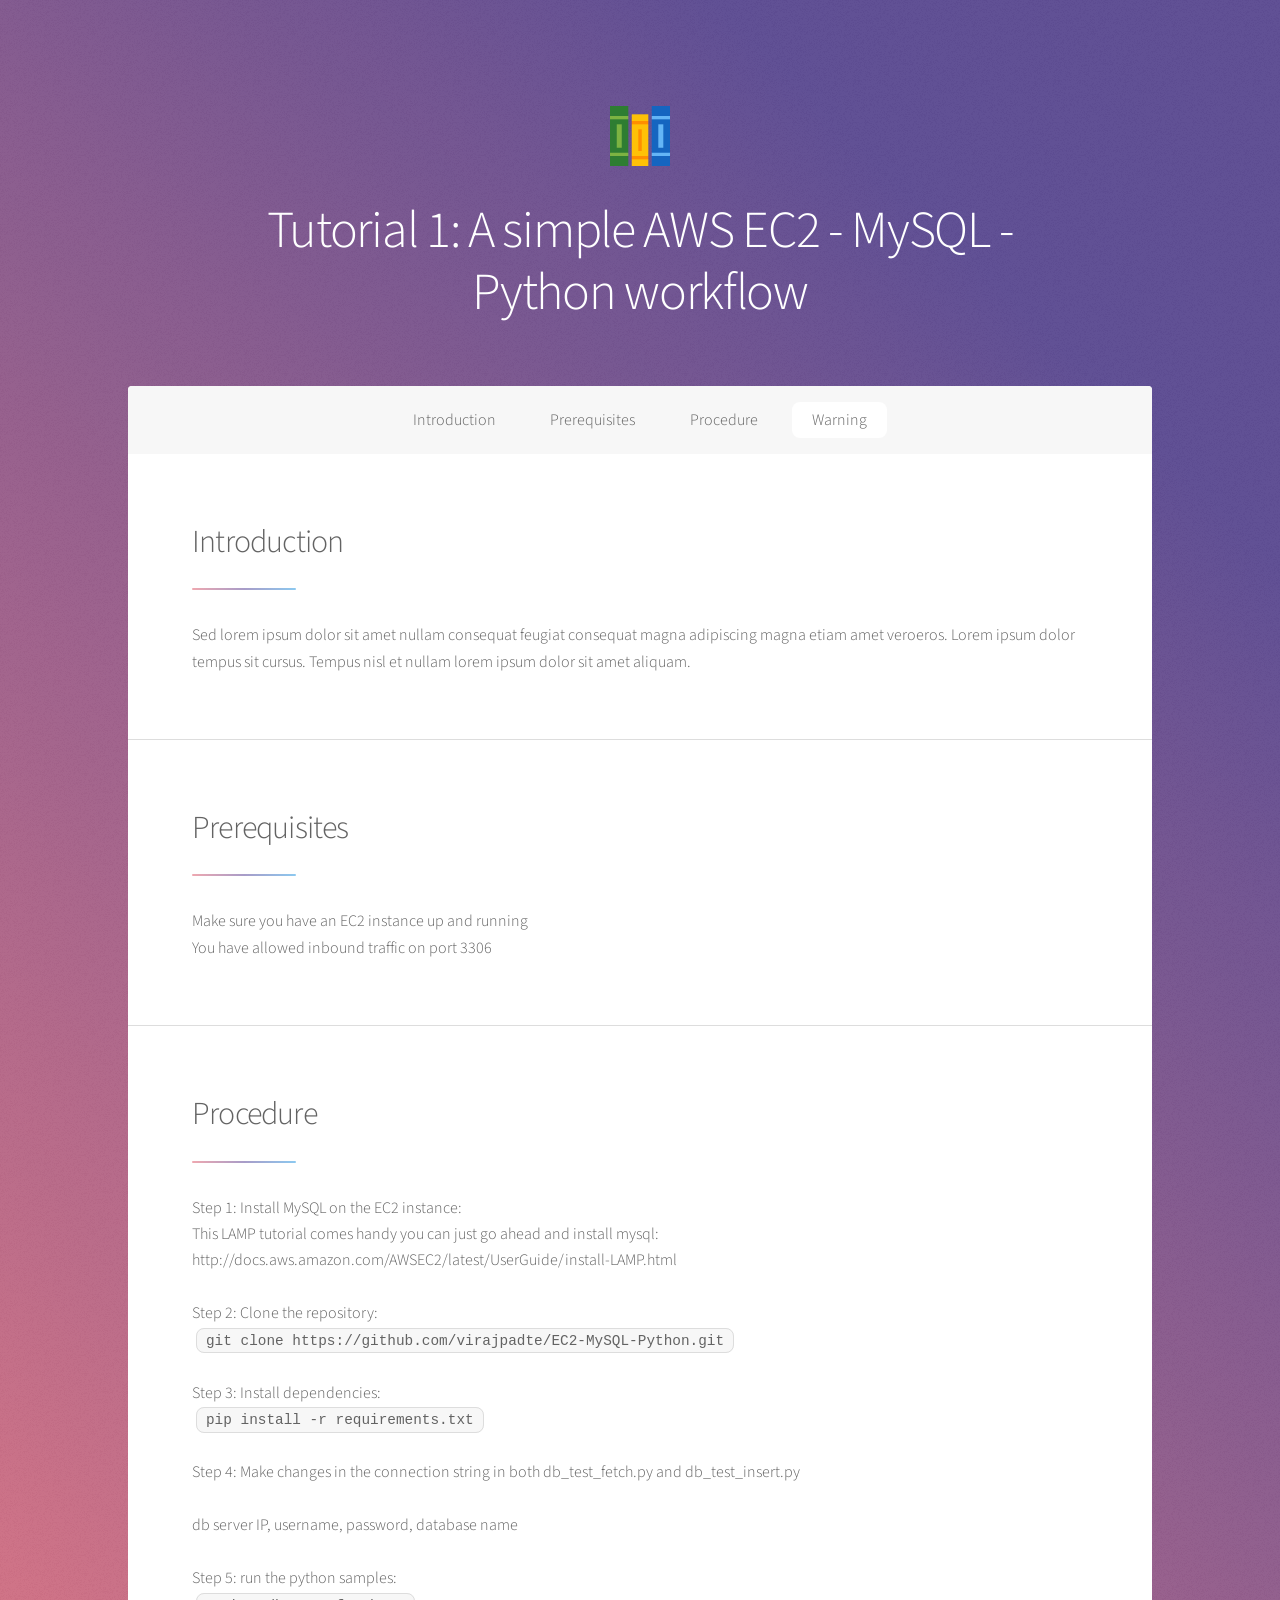
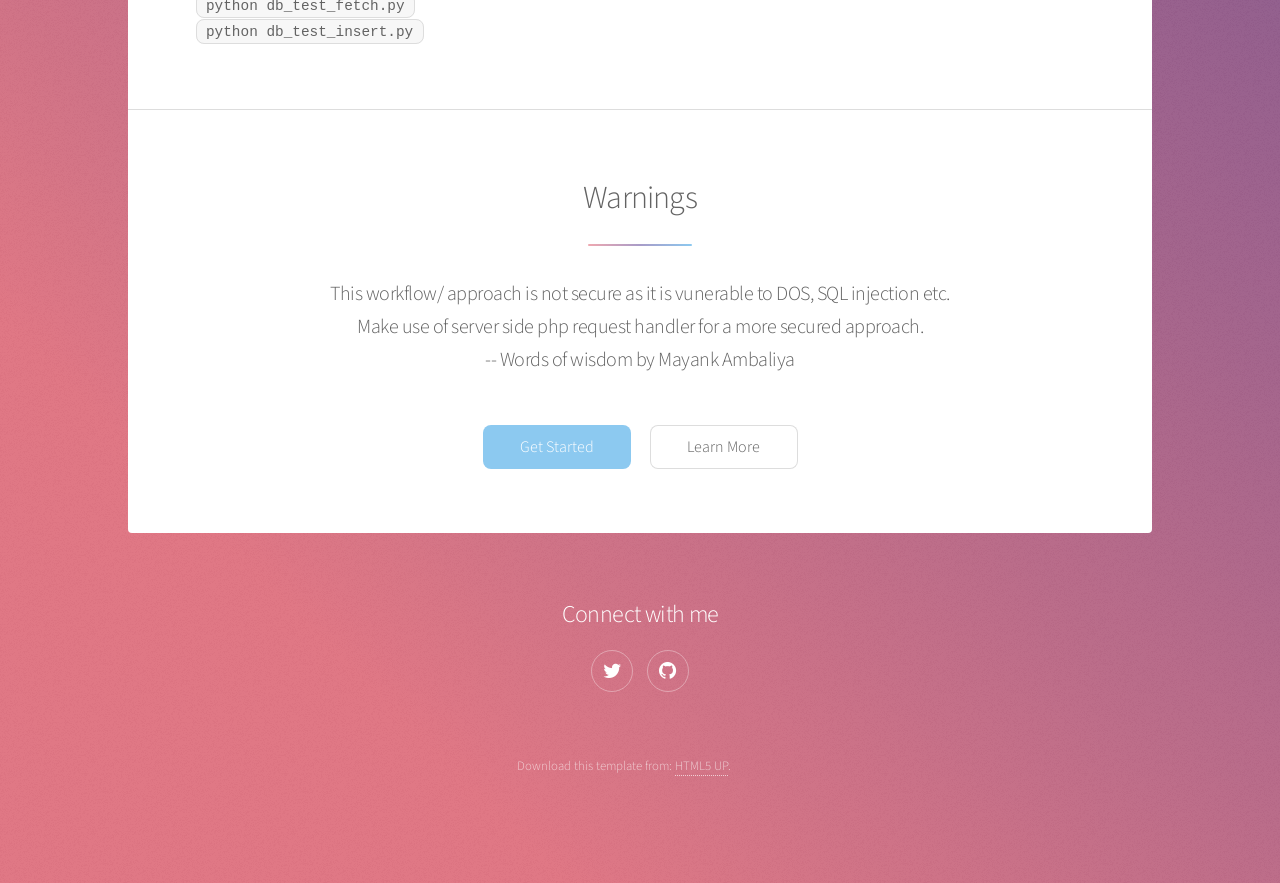
<file: docs/index.html>
<!DOCTYPE HTML>
<!--
	Stellar by HTML5 UP
	html5up.net | @ajlkn
	Free for personal and commercial use under the CCA 3.0 license (html5up.net/license)
-->
<html>
	<head>
		<title>Tutorial 1: A simple AWS EC2 - MySQL - Python workflow</title>
		<meta charset="utf-8" />
		<meta name="viewport" content="width=device-width, initial-scale=1" />
		<!--[if lte IE 8]><script src="assets/js/ie/html5shiv.js"></script><![endif]-->
		<link rel="stylesheet" href="assets/css/main.css" />
		<!--[if lte IE 9]><link rel="stylesheet" href="assets/css/ie9.css" /><![endif]-->
		<!--[if lte IE 8]><link rel="stylesheet" href="assets/css/ie8.css" /><![endif]-->
	</head>
	<body>

		<!-- Wrapper -->
			<div id="wrapper">

				<!-- Header -->
					<header id="header" class="alt">
						<span class="logo"><img src="images/tut_logo.png" alt="tut_logo" style="width:80px;height:80px;"/></span>
						<h1>Tutorial 1: A simple AWS EC2 - MySQL - Python workflow</h1>
						<!--<p>Just another free, fully responsive site template<br /> 
						<br />
						built by <a href="https://twitter.com/ajlkn">@ajlkn</a> for <a href="https://html5up.net">HTML5 UP</a>.</p>-->
					</header>

				<!-- Nav -->
					<nav id="nav">
						<ul>
							<li><a href="#intro" class="active">Introduction</a></li>
							<li><a href="#prereq">Prerequisites</a></li>
							<li><a href="#proc">Procedure</a></li>
							<li><a href="#warn">Warning</a></li>
						</ul>
					</nav>

				<!-- Main -->
					<div id="main">

						<!-- Introduction -->
							<section id="intro" class="main">
								<div class="spotlight">
									<div class="content">
										<header class="major">
											<h2>Introduction</h2>
										</header>
										<p>Sed lorem ipsum dolor sit amet nullam consequat feugiat consequat magna
										adipiscing magna etiam amet veroeros. Lorem ipsum dolor tempus sit cursus.
										Tempus nisl et nullam lorem ipsum dolor sit amet aliquam.</p>
										<!--
										<ul class="actions">
											<li><a href="generic.html" class="button">Learn More</a></li>
										</ul>
										-->
									</div>
									<!--<span class="image"><img src="images/pic01.jpg" alt="" /></span>-->
								</div>
							</section>

						<!-- First Section -->
							<section id="prereq" class="main">
								<div class="spotlight">
									<div class="content">
										<header class="major">
											<h2>Prerequisites</h2>
										</header>
										<p>Make sure you have an EC2 instance up and running</br>
										You have allowed inbound traffic on port 3306</p>
									</div>
								</div>
								<!--
								<ul class="features">
									<li>
										<span class="icon major style1 fa-code"></span>
										<h3>Ipsum consequat</h3>
										<p>Sed lorem amet ipsum dolor et amet nullam consequat a feugiat consequat tempus veroeros sed consequat.</p>
									</li>
									<li>
										<span class="icon major style3 fa-copy"></span>
										<h3>Amed sed feugiat</h3>
										<p>Sed lorem amet ipsum dolor et amet nullam consequat a feugiat consequat tempus veroeros sed consequat.</p>
									</li>
									<li>
										<span class="icon major style5 fa-diamond"></span>
										<h3>Dolor nullam</h3>
										<p>Sed lorem amet ipsum dolor et amet nullam consequat a feugiat consequat tempus veroeros sed consequat.</p>
									</li>
								</ul>
								<footer class="major">
									<ul class="actions">
										<li><a href="generic.html" class="button">Learn More</a></li>
									</ul>
								</footer>
								-->
							</section>

						<!-- Second Section -->
							<section id="proc" class="main">
								<div class="spotlight">
									<div class="content">
										<header class="major">
											<h2>Procedure</h2>
											<!--<p>Donec imperdiet consequat consequat. Suspendisse feugiat congue<br />
											posuere. Nulla massa urna, fermentum eget quam aliquet.</p>
											-->
										</header>
										<p>
										Step 1: Install MySQL on the EC2 instance:</br>
										This LAMP tutorial comes handy you can just go ahead and install mysql:</br>
										http://docs.aws.amazon.com/AWSEC2/latest/UserGuide/install-LAMP.html</br>
										</br>
										Step 2: Clone the repository:</br>
										<code>git clone https://github.com/virajpadte/EC2-MySQL-Python.git</code></br>
										</br>
										Step 3: Install dependencies:</br>
										<code>pip install -r requirements.txt</code></br>
										</br>
										Step 4: Make changes in the connection string in both db_test_fetch.py and db_test_insert.py</br>
										</br>
										db server IP, username, password, database name</br>
										</br>
										Step 5: run the python samples:</br>
										<code>python db_test_fetch.py</code></br>
										<code>python db_test_insert.py</code></p>
									</div>
								</div>
								<!--
								<ul class="statistics">
									<li class="style1">
										<span class="icon fa-code-fork"></span>
										<strong>5,120</strong> Etiam
									</li>
									<li class="style2">
										<span class="icon fa-folder-open-o"></span>
										<strong>8,192</strong> Magna
									</li>
									<li class="style3">
										<span class="icon fa-signal"></span>
										<strong>2,048</strong> Tempus
									</li>
									<li class="style4">
										<span class="icon fa-laptop"></span>
										<strong>4,096</strong> Aliquam
									</li>
									<li class="style5">
										<span class="icon fa-diamond"></span>
										<strong>1,024</strong> Nullam
									</li>
								</ul>
								<p class="content">Nam elementum nisl et mi a commodo porttitor. Morbi sit amet nisl eu arcu faucibus hendrerit vel a risus. Nam a orci mi, elementum ac arcu sit amet, fermentum pellentesque et purus. Integer maximus varius lorem, sed convallis diam accumsan sed. Etiam porttitor placerat sapien, sed eleifend a enim pulvinar faucibus semper quis ut arcu. Ut non nisl a mollis est efficitur vestibulum. Integer eget purus nec nulla mattis et accumsan ut magna libero. Morbi auctor iaculis porttitor. Sed ut magna ac risus et hendrerit scelerisque. Praesent eleifend lacus in lectus aliquam porta. Cras eu ornare dui curabitur lacinia.</p>
								<footer class="major">
									<ul class="actions">
										<li><a href="generic.html" class="button">Learn More</a></li>
									</ul>
								</footer>
								-->
							</section>

						<!-- Warnings -->
							<section id="warn" class="main special">
								<header class="major">
									<h2>Warnings</h2>
									<p>This workflow/ approach is not secure as it is vunerable to DOS, SQL injection etc.<br />
										Make use of server side php request handler for a more secured approach.<br />
										-- Words of wisdom by Mayank Ambaliya</p>
								</header>
								<footer class="major">
									<ul class="actions">
										<li><a href="generic.html" class="button special">Get Started</a></li>
										<li><a href="generic.html" class="button">Learn More</a></li>
									</ul>
								</footer>
							</section>
					</div>

				<!-- Footer -->
					<footer id="footer">
						<!--
						<section>
							<h2>Aliquam sed mauris</h2>
							<p>Sed lorem ipsum dolor sit amet et nullam consequat feugiat consequat magna adipiscing tempus etiam dolore veroeros. eget dapibus mauris. Cras aliquet, nisl ut viverra sollicitudin, ligula erat egestas velit, vitae tincidunt odio.</p>
							<ul class="actions">
								<li><a href="generic.html" class="button">Learn More</a></li>
							</ul>
						</section>
						-->
						<section>
							<header>
								<h2>Connect with me</h2>
							</header>
							<!--
							<dl class="alt">
								<dt>Address</dt>
								<dd>1234 Somewhere Road &bull; Nashville, TN 00000 &bull; USA</dd>
								<dt>Phone</dt>
								<dd>(000) 000-0000 x 0000</dd>
								<dt>Email</dt>
								<dd><a href="#">information@untitled.tld</a></dd>
							</dl>
							-->
								<ul class="icons">
								<li><a target="_blank" href="https://twitter.com/virajpadte" class="icon fa-twitter alt"><span class="label">Twitter</span></a></li>
								<li><a target="_blank" href="https://github.com/virajpadte" class="icon fa-github alt"><span class="label">GitHub</span></a></li>
							</ul>
						</section>
						<p class="copyright">Download this template from: <a href="https://html5up.net">HTML5 UP</a>.</p>
					</footer>

			</div>

		<!-- Scripts -->
			<script src="assets/js/jquery.min.js"></script>
			<script src="assets/js/jquery.scrollex.min.js"></script>
			<script src="assets/js/jquery.scrolly.min.js"></script>
			<script src="assets/js/skel.min.js"></script>
			<script src="assets/js/util.js"></script>
			<!--[if lte IE 8]><script src="assets/js/ie/respond.min.js"></script><![endif]-->
			<script src="assets/js/main.js"></script>

	</body>
</html>
</file>
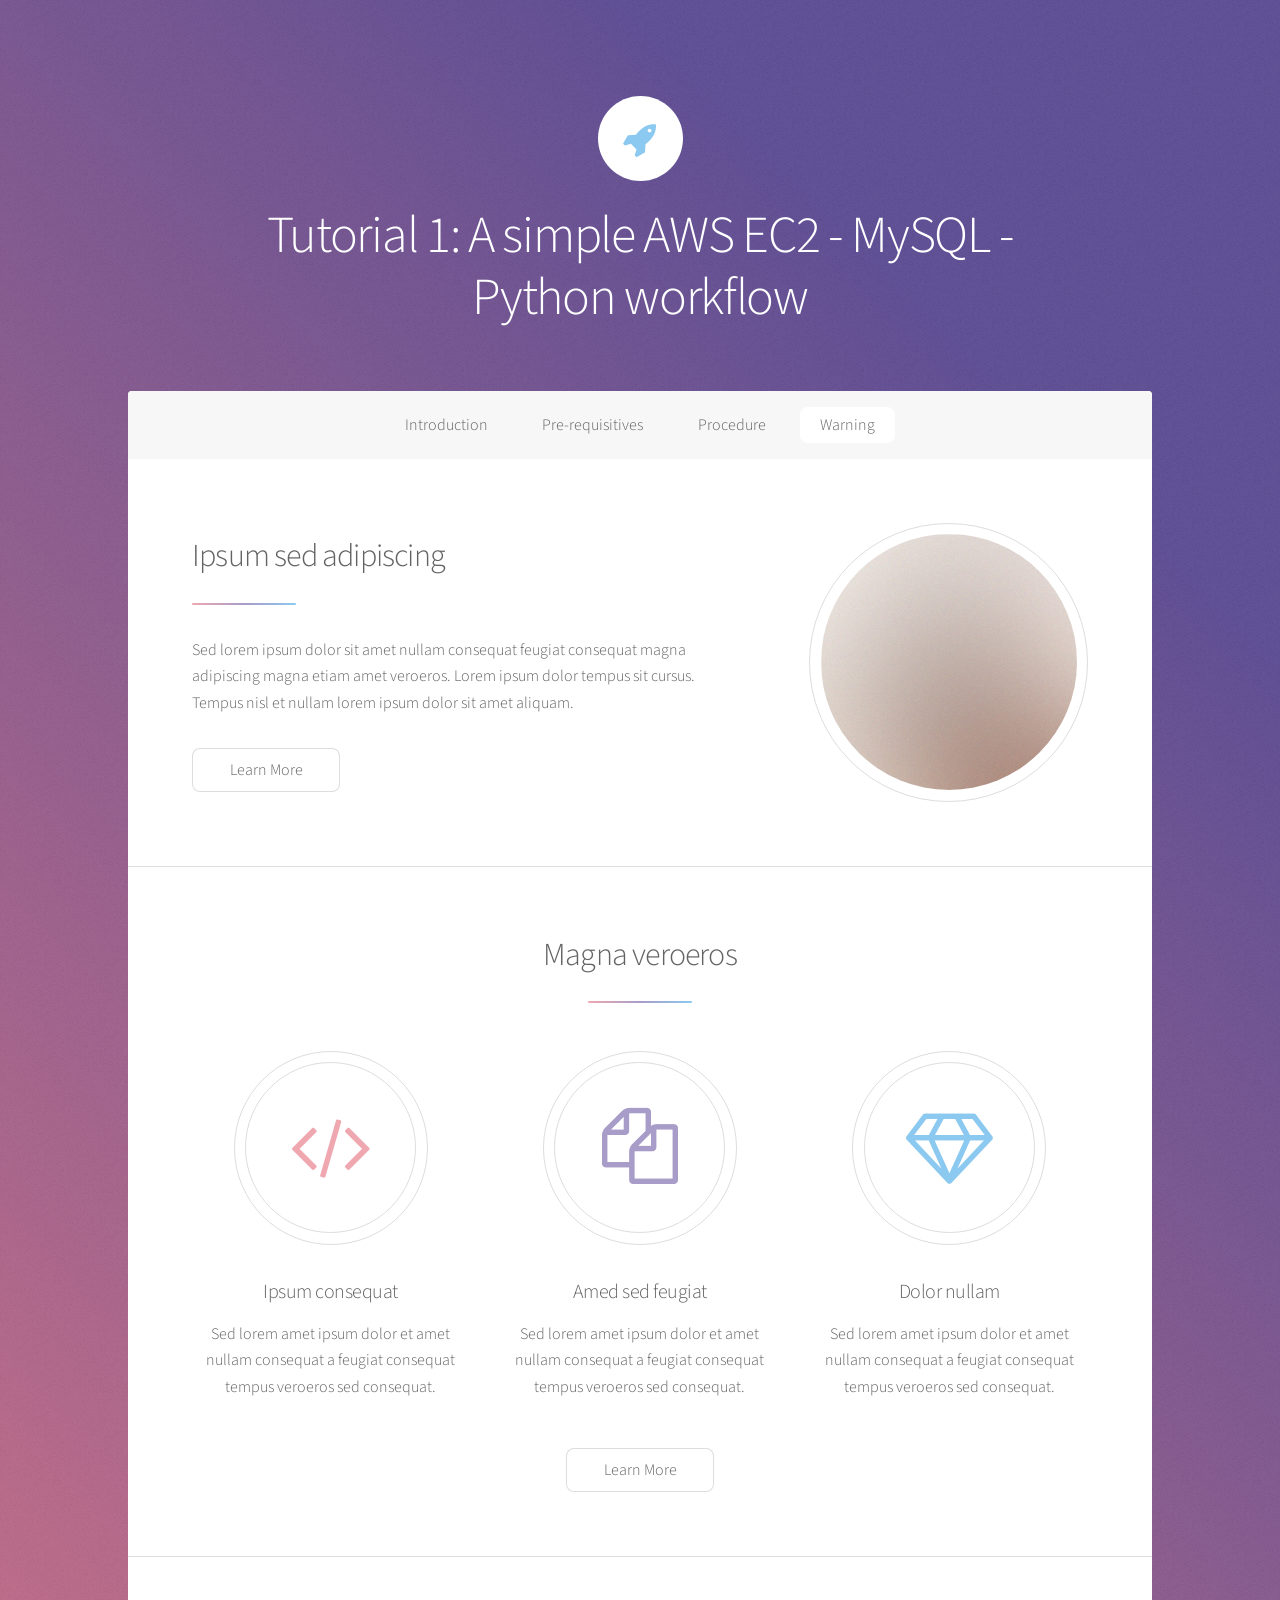
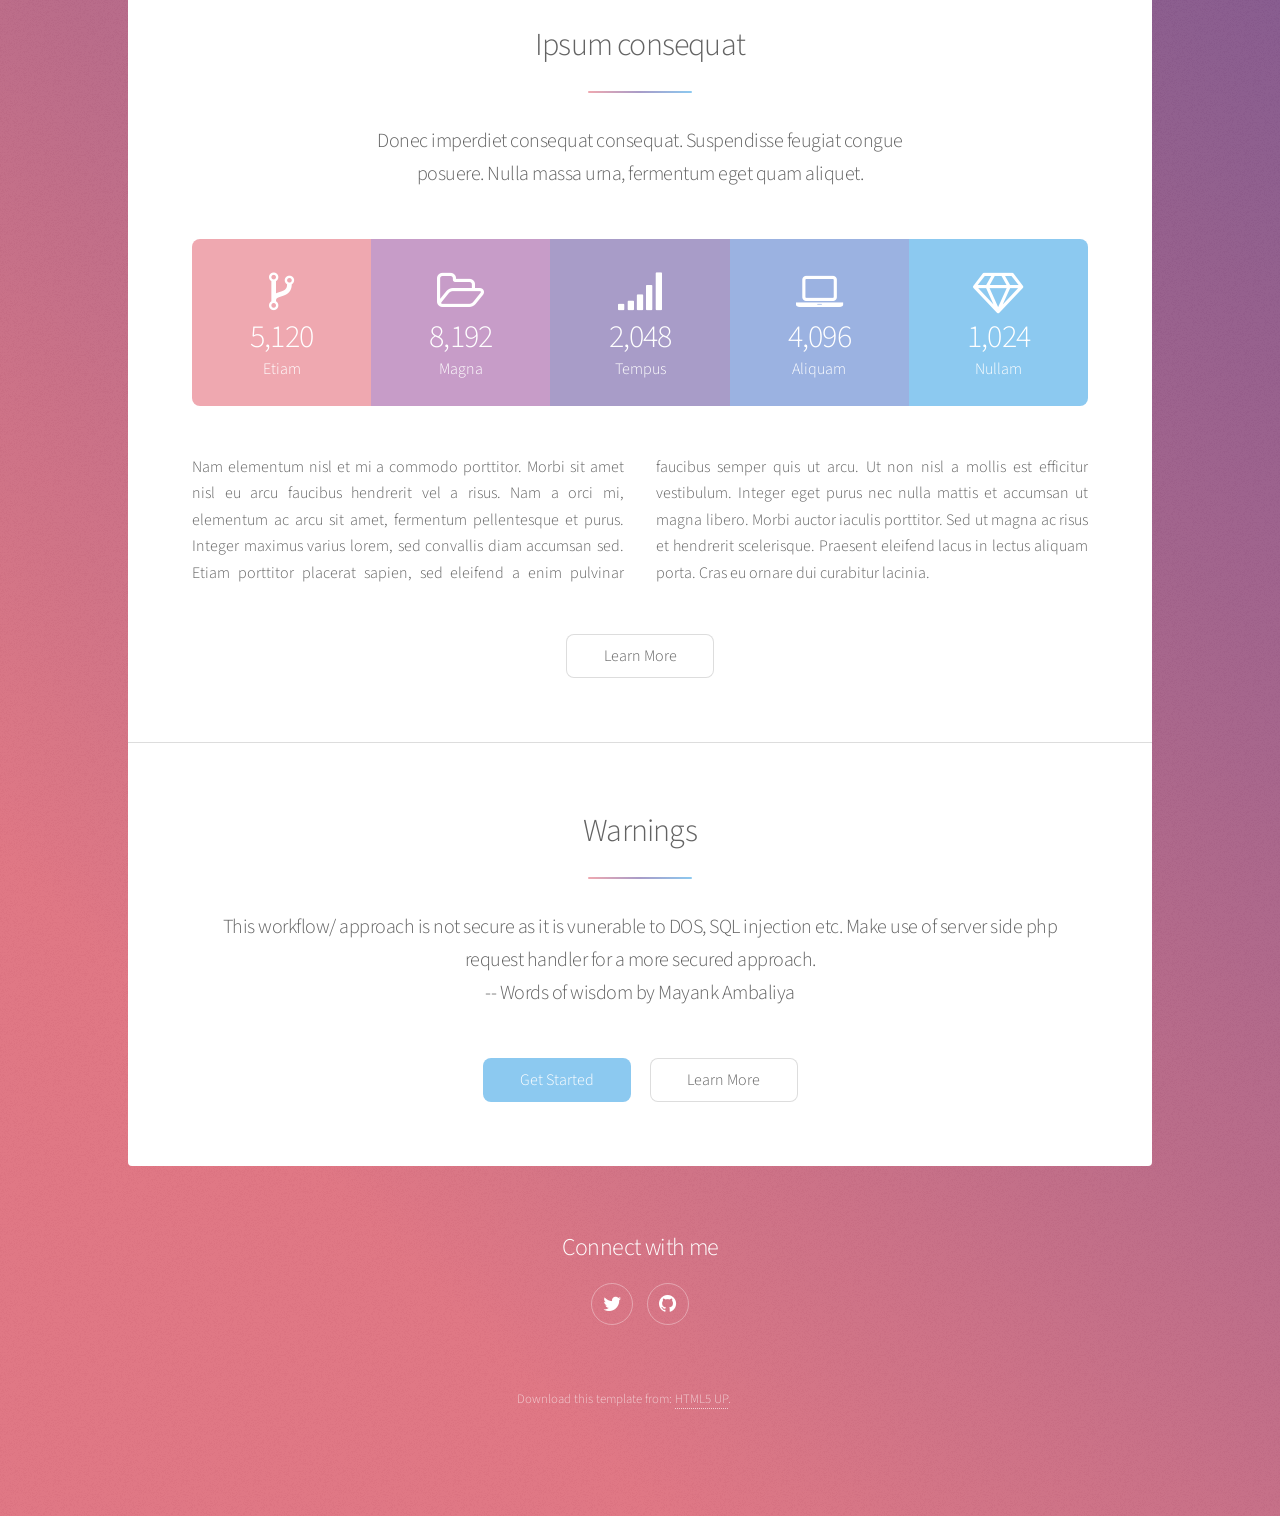
<file: tutorial_content/index.html>
<!DOCTYPE HTML>
<!--
	Stellar by HTML5 UP
	html5up.net | @ajlkn
	Free for personal and commercial use under the CCA 3.0 license (html5up.net/license)
-->
<html>
	<head>
		<title>Tutorial 1: A simple AWS EC2 - MySQL - Python workflow</title>
		<meta charset="utf-8" />
		<meta name="viewport" content="width=device-width, initial-scale=1" />
		<!--[if lte IE 8]><script src="assets/js/ie/html5shiv.js"></script><![endif]-->
		<link rel="stylesheet" href="assets/css/main.css" />
		<!--[if lte IE 9]><link rel="stylesheet" href="assets/css/ie9.css" /><![endif]-->
		<!--[if lte IE 8]><link rel="stylesheet" href="assets/css/ie8.css" /><![endif]-->
	</head>
	<body>

		<!-- Wrapper -->
			<div id="wrapper">

				<!-- Header -->
					<header id="header" class="alt">
						<span class="logo"><img src="images/logo.svg" alt="" /></span>
						<h1>Tutorial 1: A simple AWS EC2 - MySQL - Python workflow</h1>
						<!--<p>Just another free, fully responsive site template<br /> 
						<br />
						built by <a href="https://twitter.com/ajlkn">@ajlkn</a> for <a href="https://html5up.net">HTML5 UP</a>.</p>-->
					</header>

				<!-- Nav -->
					<nav id="nav">
						<ul>
							<li><a href="#intro" class="active">Introduction</a></li>
							<li><a href="#prereq">Pre-requisitives</a></li>
							<li><a href="#proc">Procedure</a></li>
							<li><a href="#warn">Warning</a></li>
						</ul>
					</nav>

				<!-- Main -->
					<div id="main">

						<!-- Introduction -->
							<section id="intro" class="main">
								<div class="spotlight">
									<div class="content">
										<header class="major">
											<h2>Ipsum sed adipiscing</h2>
										</header>
										<p>Sed lorem ipsum dolor sit amet nullam consequat feugiat consequat magna
										adipiscing magna etiam amet veroeros. Lorem ipsum dolor tempus sit cursus.
										Tempus nisl et nullam lorem ipsum dolor sit amet aliquam.</p>
										<ul class="actions">
											<li><a href="generic.html" class="button">Learn More</a></li>
										</ul>
									</div>
									<span class="image"><img src="images/pic01.jpg" alt="" /></span>
								</div>
							</section>

						<!-- First Section -->
							<section id="prereq" class="main special">
								<header class="major">
									<h2>Magna veroeros</h2>
								</header>
								<ul class="features">
									<li>
										<span class="icon major style1 fa-code"></span>
										<h3>Ipsum consequat</h3>
										<p>Sed lorem amet ipsum dolor et amet nullam consequat a feugiat consequat tempus veroeros sed consequat.</p>
									</li>
									<li>
										<span class="icon major style3 fa-copy"></span>
										<h3>Amed sed feugiat</h3>
										<p>Sed lorem amet ipsum dolor et amet nullam consequat a feugiat consequat tempus veroeros sed consequat.</p>
									</li>
									<li>
										<span class="icon major style5 fa-diamond"></span>
										<h3>Dolor nullam</h3>
										<p>Sed lorem amet ipsum dolor et amet nullam consequat a feugiat consequat tempus veroeros sed consequat.</p>
									</li>
								</ul>
								<footer class="major">
									<ul class="actions">
										<li><a href="generic.html" class="button">Learn More</a></li>
									</ul>
								</footer>
							</section>

						<!-- Second Section -->
							<section id="proc" class="main special">
								<header class="major">
									<h2>Ipsum consequat</h2>
									<p>Donec imperdiet consequat consequat. Suspendisse feugiat congue<br />
									posuere. Nulla massa urna, fermentum eget quam aliquet.</p>
								</header>
								<ul class="statistics">
									<li class="style1">
										<span class="icon fa-code-fork"></span>
										<strong>5,120</strong> Etiam
									</li>
									<li class="style2">
										<span class="icon fa-folder-open-o"></span>
										<strong>8,192</strong> Magna
									</li>
									<li class="style3">
										<span class="icon fa-signal"></span>
										<strong>2,048</strong> Tempus
									</li>
									<li class="style4">
										<span class="icon fa-laptop"></span>
										<strong>4,096</strong> Aliquam
									</li>
									<li class="style5">
										<span class="icon fa-diamond"></span>
										<strong>1,024</strong> Nullam
									</li>
								</ul>
								<p class="content">Nam elementum nisl et mi a commodo porttitor. Morbi sit amet nisl eu arcu faucibus hendrerit vel a risus. Nam a orci mi, elementum ac arcu sit amet, fermentum pellentesque et purus. Integer maximus varius lorem, sed convallis diam accumsan sed. Etiam porttitor placerat sapien, sed eleifend a enim pulvinar faucibus semper quis ut arcu. Ut non nisl a mollis est efficitur vestibulum. Integer eget purus nec nulla mattis et accumsan ut magna libero. Morbi auctor iaculis porttitor. Sed ut magna ac risus et hendrerit scelerisque. Praesent eleifend lacus in lectus aliquam porta. Cras eu ornare dui curabitur lacinia.</p>
								<footer class="major">
									<ul class="actions">
										<li><a href="generic.html" class="button">Learn More</a></li>
									</ul>
								</footer>
							</section>

						<!-- Get Started -->
							<section id="warn" class="main special">
								<header class="major">
									<h2>Warnings</h2>
									<p>This workflow/ approach is not secure as it is vunerable to DOS, SQL injection etc.
										Make use of server side php request handler for a more secured approach.<br />
										-- Words of wisdom by Mayank Ambaliya</p>
								</header>
								<footer class="major">
									<ul class="actions">
										<li><a href="generic.html" class="button special">Get Started</a></li>
										<li><a href="generic.html" class="button">Learn More</a></li>
									</ul>
								</footer>
							</section>

					</div>

				<!-- Footer -->
					<footer id="footer">
						<!--
						<section>
							<h2>Aliquam sed mauris</h2>
							<p>Sed lorem ipsum dolor sit amet et nullam consequat feugiat consequat magna adipiscing tempus etiam dolore veroeros. eget dapibus mauris. Cras aliquet, nisl ut viverra sollicitudin, ligula erat egestas velit, vitae tincidunt odio.</p>
							<ul class="actions">
								<li><a href="generic.html" class="button">Learn More</a></li>
							</ul>
						</section>
						-->
						<section>
							<header>
								<h2>Connect with me</h2>
							</header>
							<!--
							<dl class="alt">
								<dt>Address</dt>
								<dd>1234 Somewhere Road &bull; Nashville, TN 00000 &bull; USA</dd>
								<dt>Phone</dt>
								<dd>(000) 000-0000 x 0000</dd>
								<dt>Email</dt>
								<dd><a href="#">information@untitled.tld</a></dd>
							</dl>
							-->
								<ul class="icons">
								<li><a target="_blank" href="https://twitter.com/virajpadte" class="icon fa-twitter alt"><span class="label">Twitter</span></a></li>
								<li><a target="_blank" href="https://github.com/virajpadte" class="icon fa-github alt"><span class="label">GitHub</span></a></li>
							</ul>
						</section>
						<p class="copyright">Download this template from: <a href="https://html5up.net">HTML5 UP</a>.</p>
					</footer>

			</div>

		<!-- Scripts -->
			<script src="assets/js/jquery.min.js"></script>
			<script src="assets/js/jquery.scrollex.min.js"></script>
			<script src="assets/js/jquery.scrolly.min.js"></script>
			<script src="assets/js/skel.min.js"></script>
			<script src="assets/js/util.js"></script>
			<!--[if lte IE 8]><script src="assets/js/ie/respond.min.js"></script><![endif]-->
			<script src="assets/js/main.js"></script>

	</body>
</html>
</file>
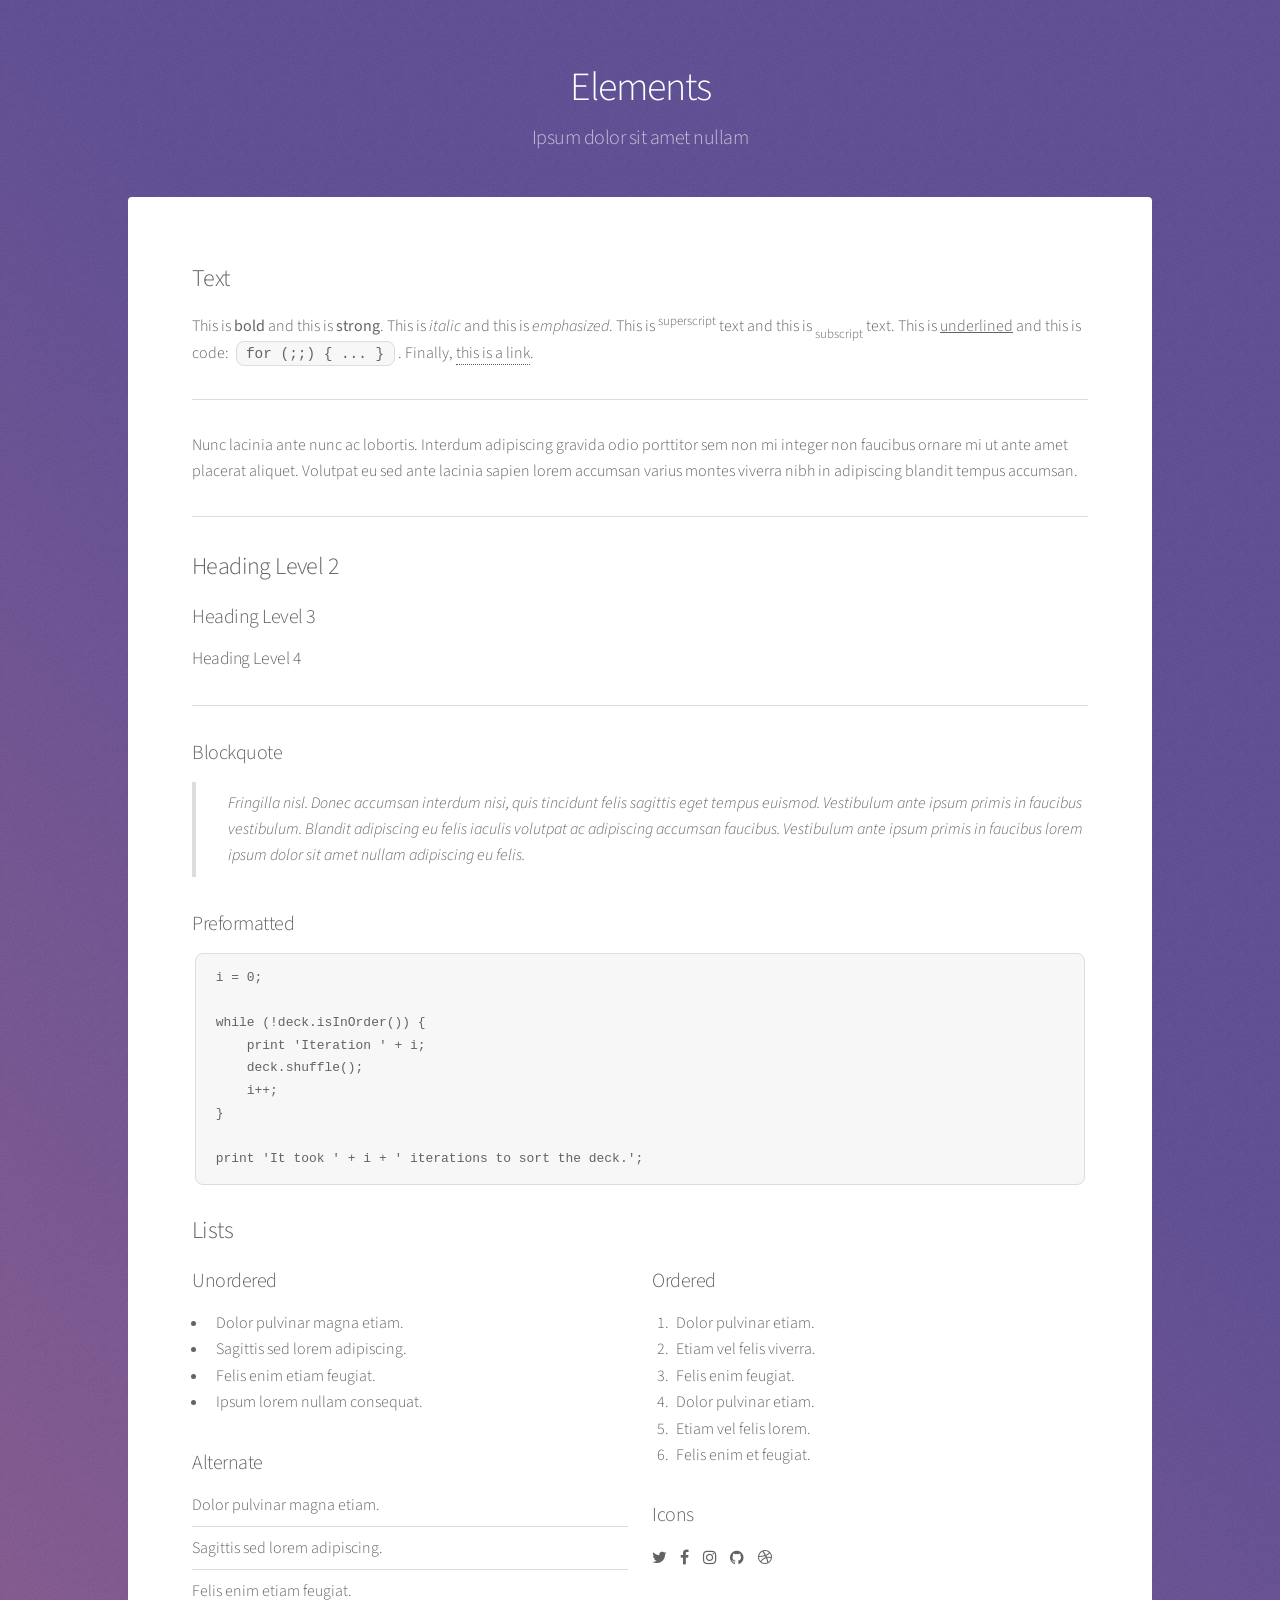
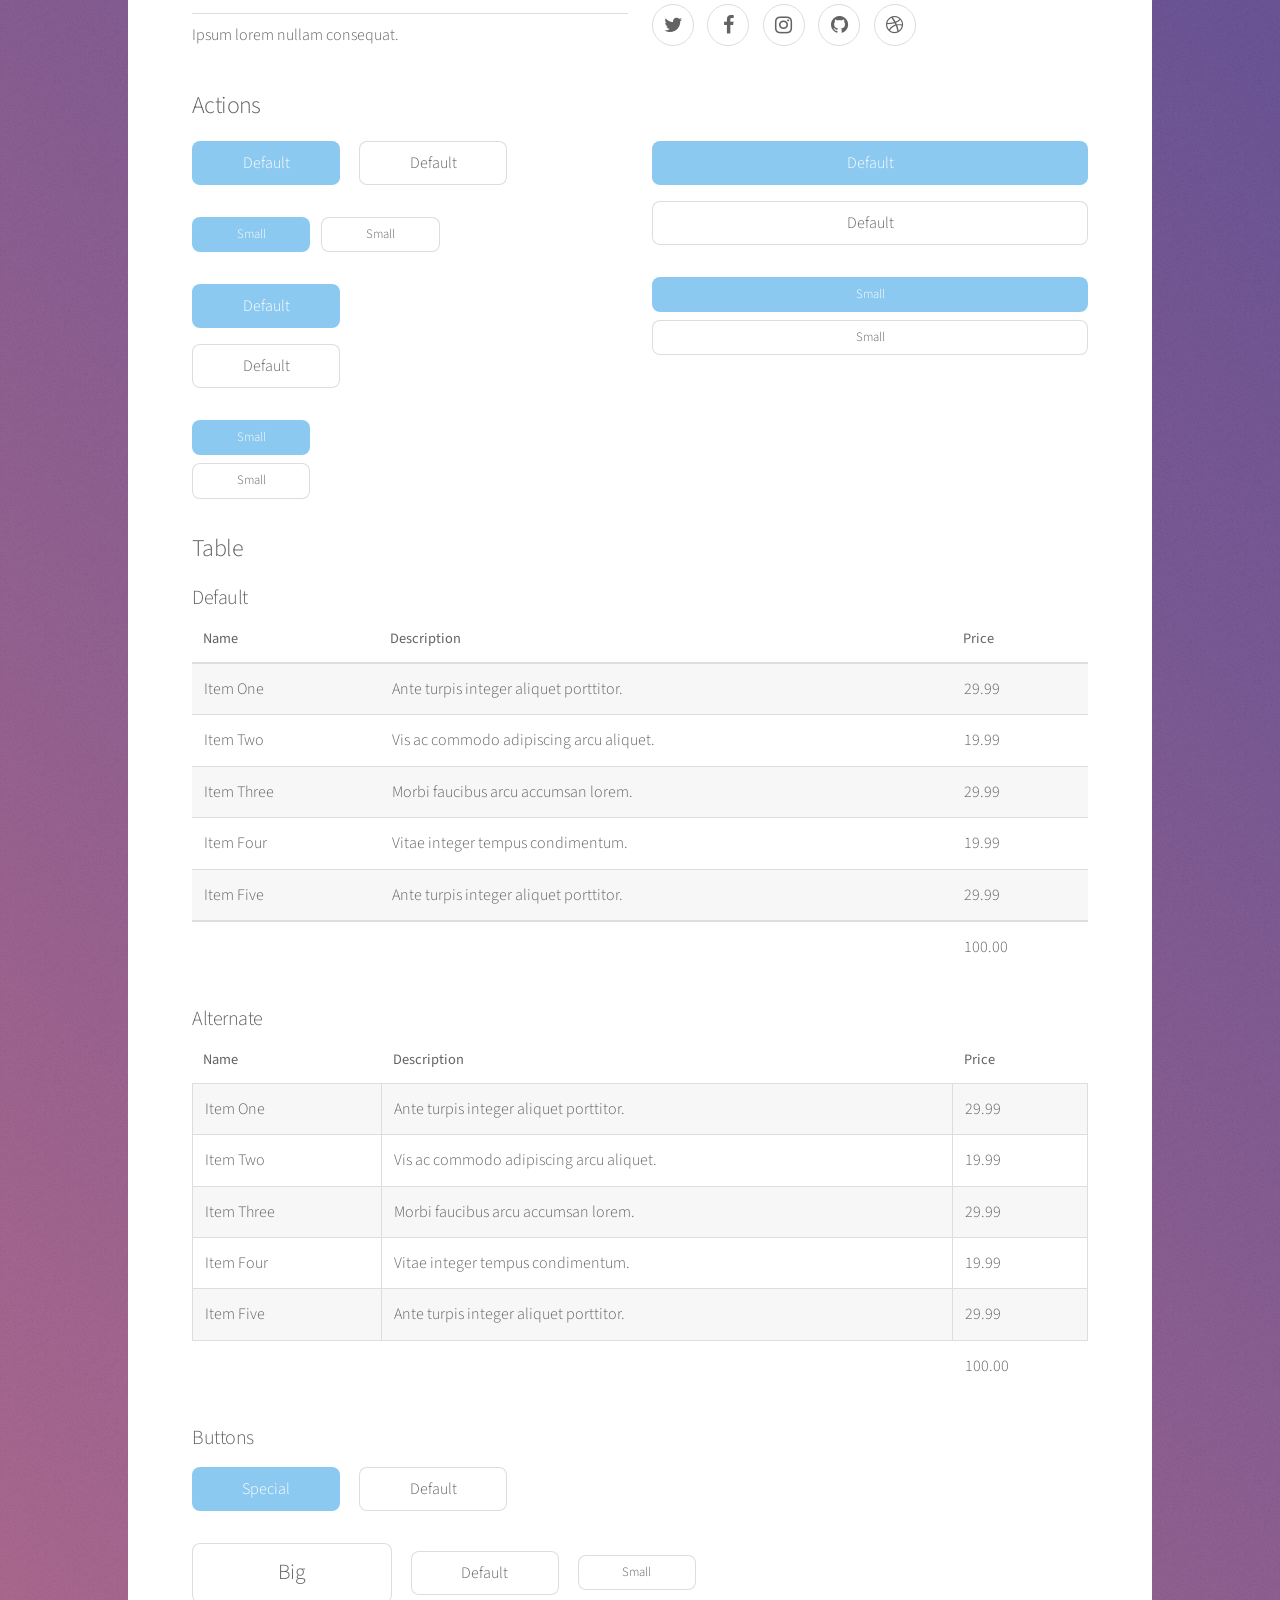
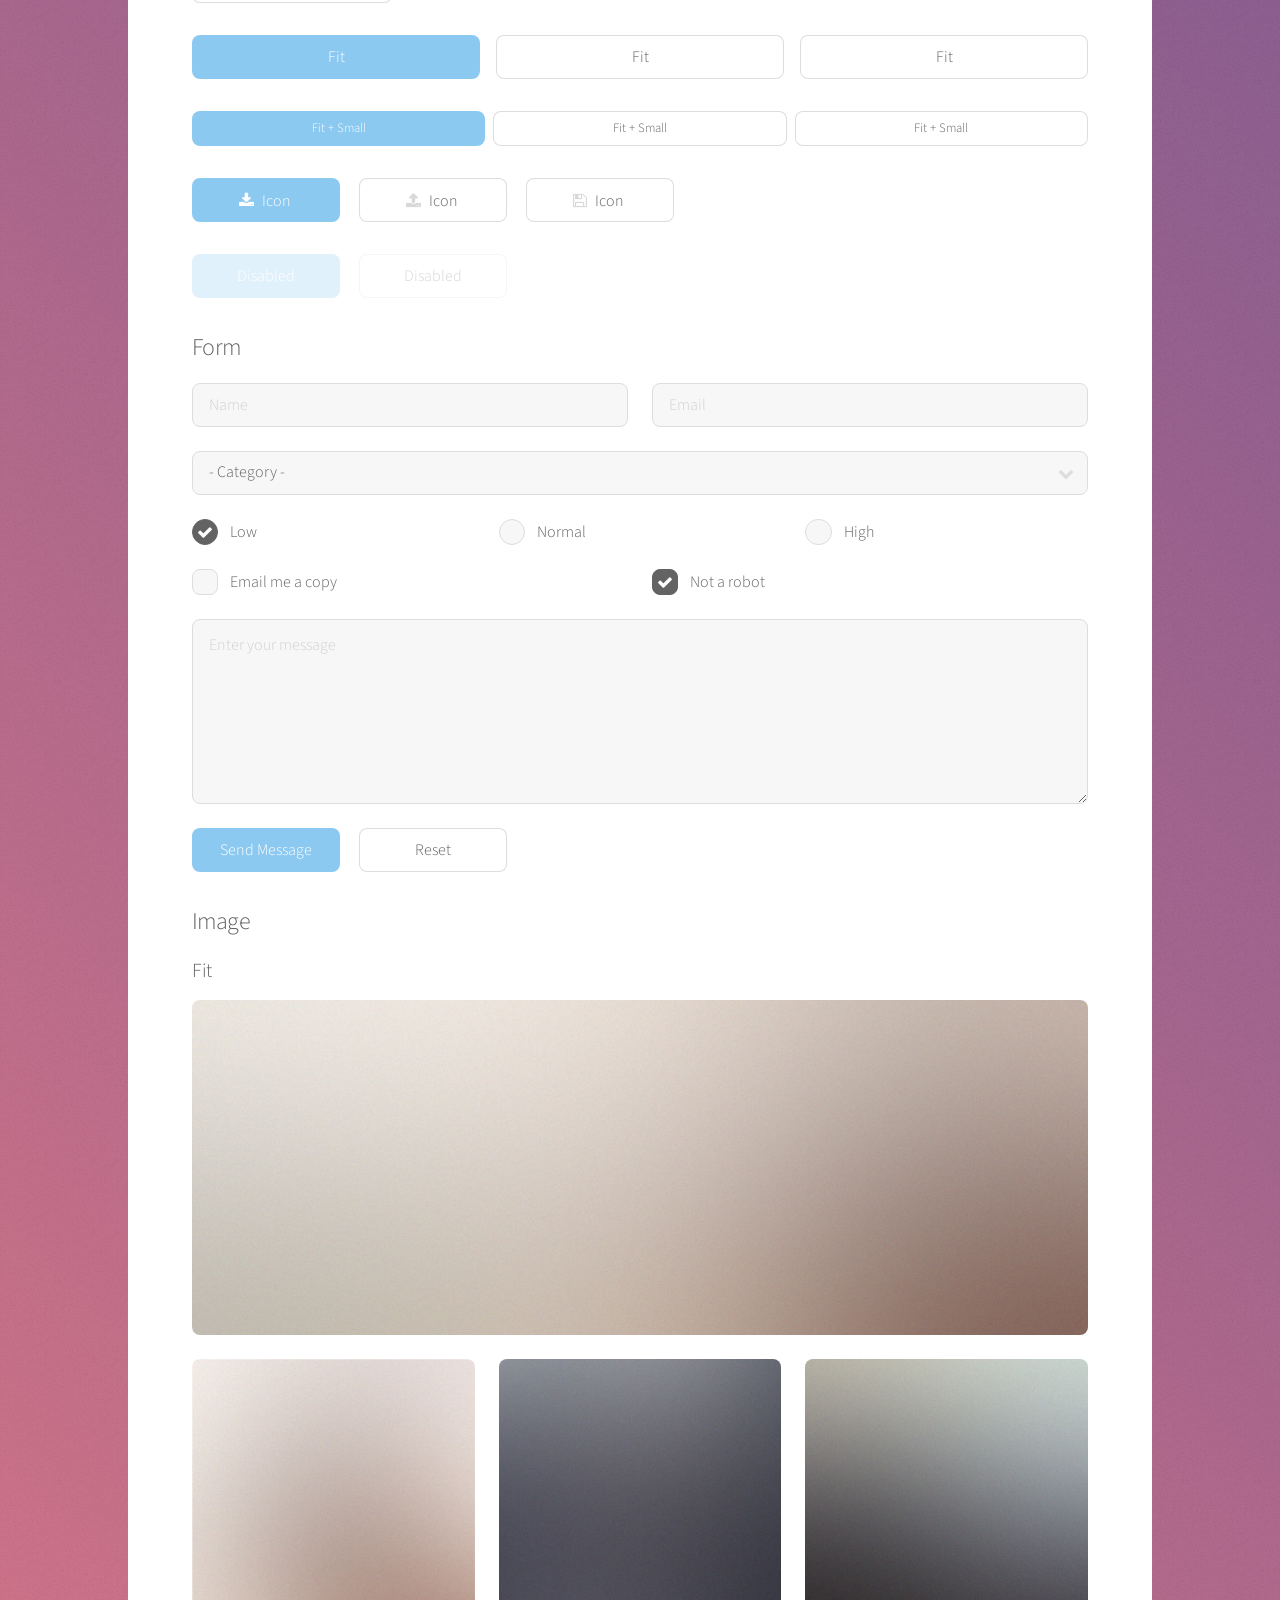
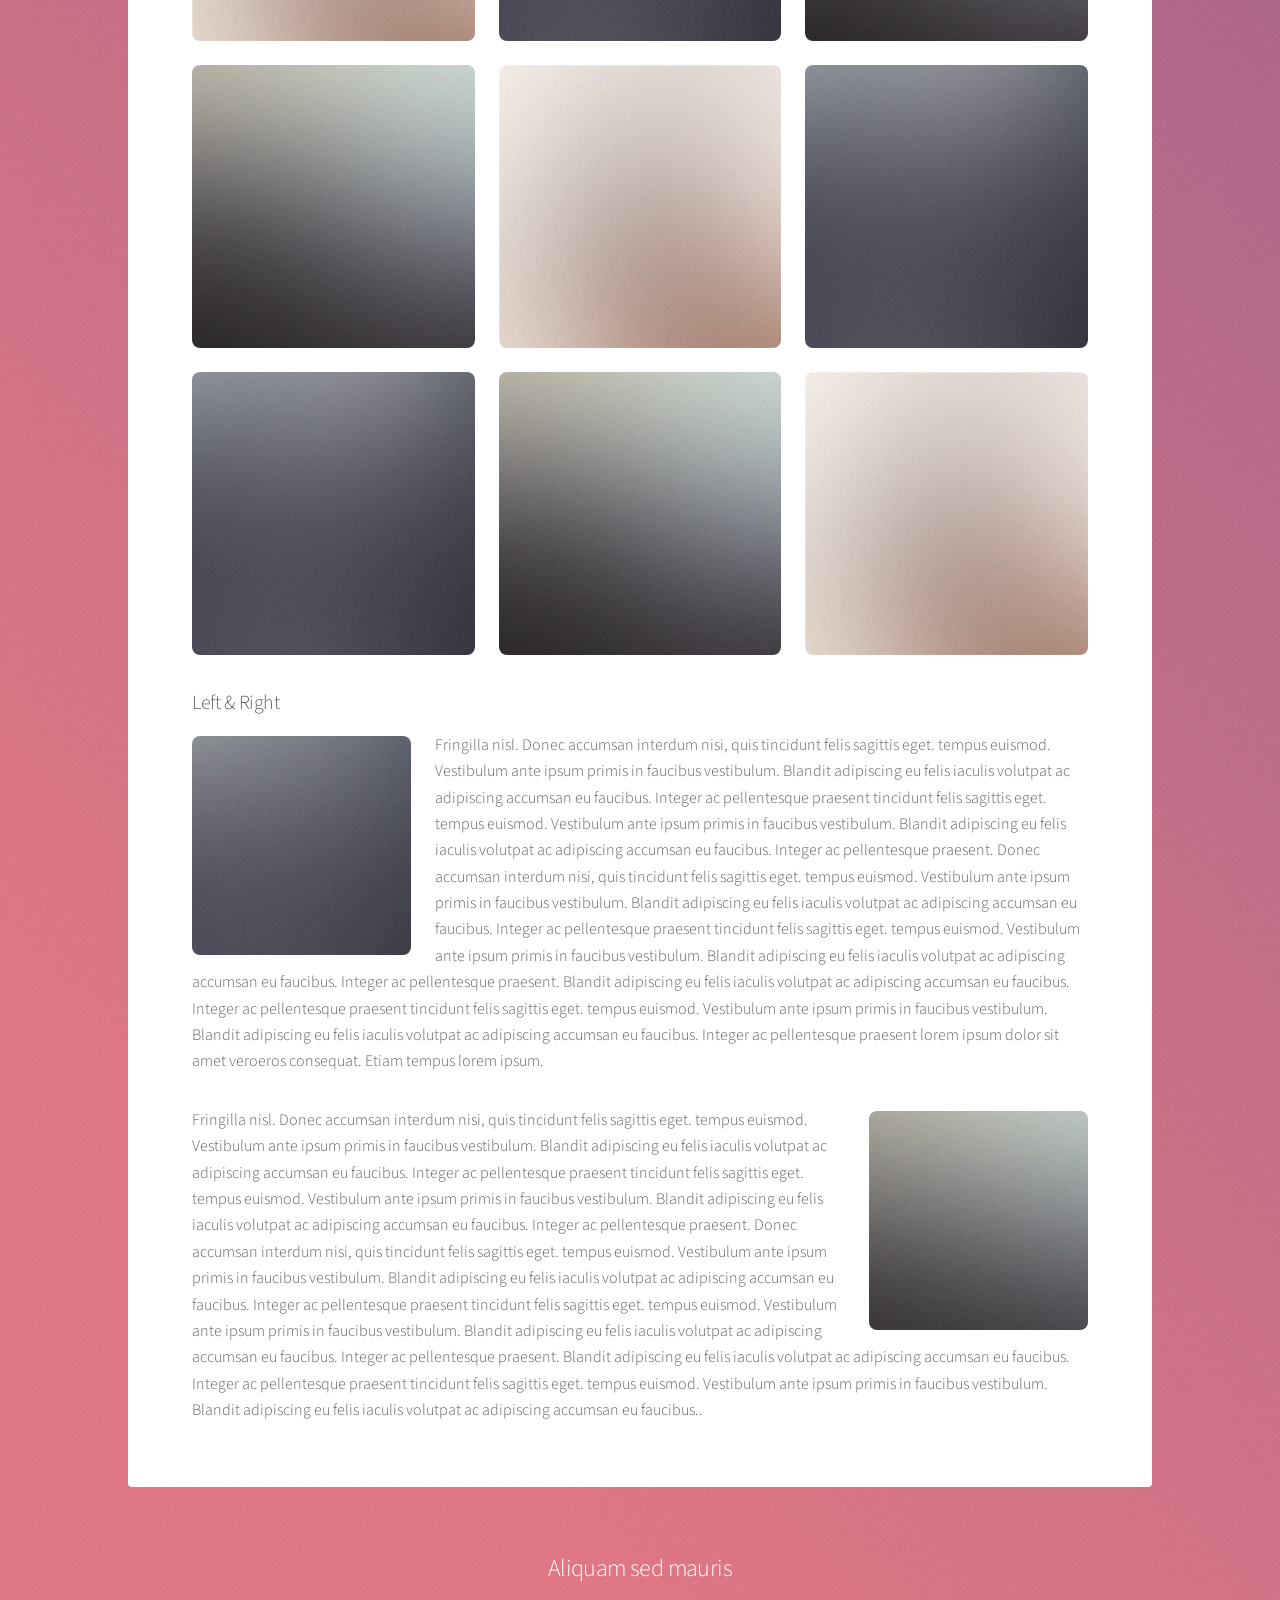
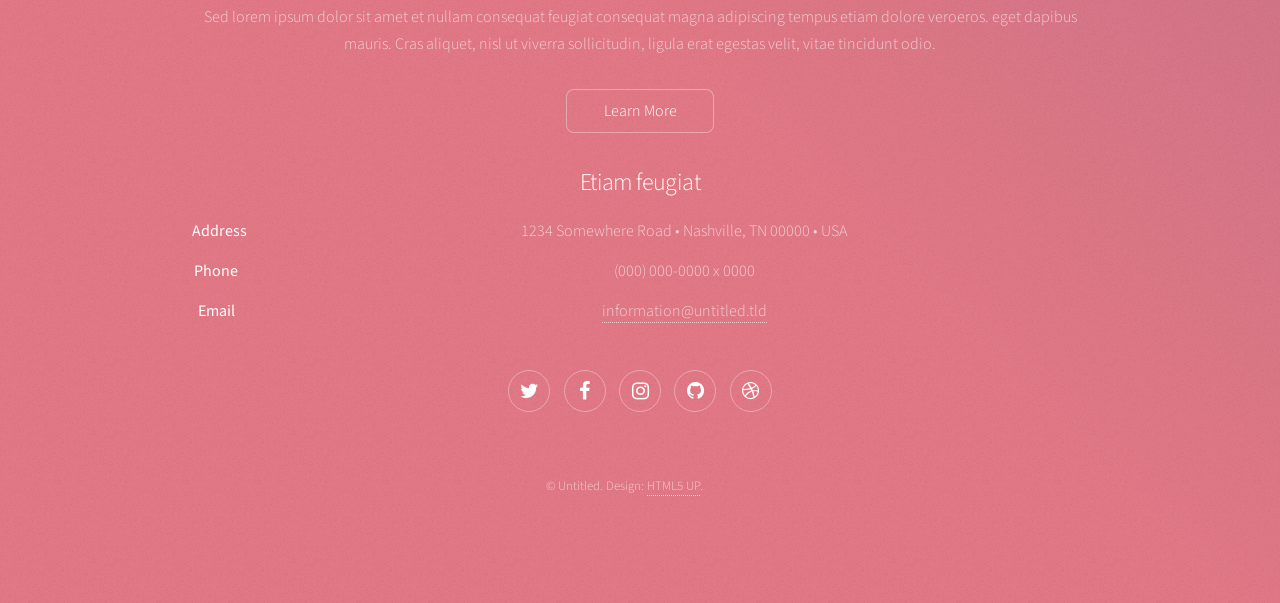
<file: docs/elements.html>
<!DOCTYPE HTML>
<!--
	Stellar by HTML5 UP
	html5up.net | @ajlkn
	Free for personal and commercial use under the CCA 3.0 license (html5up.net/license)
-->
<html>
	<head>
		<title>Elements - Stellar by HTML5 UP</title>
		<meta charset="utf-8" />
		<meta name="viewport" content="width=device-width, initial-scale=1" />
		<!--[if lte IE 8]><script src="assets/js/ie/html5shiv.js"></script><![endif]-->
		<link rel="stylesheet" href="assets/css/main.css" />
		<!--[if lte IE 9]><link rel="stylesheet" href="assets/css/ie9.css" /><![endif]-->
		<!--[if lte IE 8]><link rel="stylesheet" href="assets/css/ie8.css" /><![endif]-->
	</head>
	<body>

		<!-- Wrapper -->
			<div id="wrapper">

				<!-- Header -->
					<header id="header">
						<h1>Elements</h1>
						<p>Ipsum dolor sit amet nullam</p>
					</header>

				<!-- Main -->
					<div id="main">

						<!-- Content -->
							<section id="content" class="main">

								<!-- Text -->
									<section>
										<h2>Text</h2>
										<p>This is <b>bold</b> and this is <strong>strong</strong>. This is <i>italic</i> and this is <em>emphasized</em>.
										This is <sup>superscript</sup> text and this is <sub>subscript</sub> text.
										This is <u>underlined</u> and this is code: <code>for (;;) { ... }</code>. Finally, <a href="#">this is a link</a>.</p>
										<hr />
										<p>Nunc lacinia ante nunc ac lobortis. Interdum adipiscing gravida odio porttitor sem non mi integer non faucibus ornare mi ut ante amet placerat aliquet. Volutpat eu sed ante lacinia sapien lorem accumsan varius montes viverra nibh in adipiscing blandit tempus accumsan.</p>
										<hr />
										<h2>Heading Level 2</h2>
										<h3>Heading Level 3</h3>
										<h4>Heading Level 4</h4>
										<hr />
										<h3>Blockquote</h3>
										<blockquote>Fringilla nisl. Donec accumsan interdum nisi, quis tincidunt felis sagittis eget tempus euismod. Vestibulum ante ipsum primis in faucibus vestibulum. Blandit adipiscing eu felis iaculis volutpat ac adipiscing accumsan faucibus. Vestibulum ante ipsum primis in faucibus lorem ipsum dolor sit amet nullam adipiscing eu felis.</blockquote>
										<h3>Preformatted</h3>
										<pre><code>i = 0;

while (!deck.isInOrder()) {
    print 'Iteration ' + i;
    deck.shuffle();
    i++;
}

print 'It took ' + i + ' iterations to sort the deck.';</code></pre>
									</section>

								<!-- Lists -->
									<section>
										<h2>Lists</h2>
										<div class="row">
											<div class="6u 12u$(medium)">
												<h3>Unordered</h3>
												<ul>
													<li>Dolor pulvinar magna etiam.</li>
													<li>Sagittis sed lorem adipiscing.</li>
													<li>Felis enim etiam feugiat.</li>
													<li>Ipsum lorem nullam consequat.</li>
												</ul>
												<h3>Alternate</h3>
												<ul class="alt">
													<li>Dolor pulvinar magna etiam.</li>
													<li>Sagittis sed lorem adipiscing.</li>
													<li>Felis enim etiam feugiat.</li>
													<li>Ipsum lorem nullam consequat.</li>
												</ul>
											</div>
											<div class="6u$ 12u$(medium)">
												<h3>Ordered</h3>
												<ol>
													<li>Dolor pulvinar etiam.</li>
													<li>Etiam vel felis viverra.</li>
													<li>Felis enim feugiat.</li>
													<li>Dolor pulvinar etiam.</li>
													<li>Etiam vel felis lorem.</li>
													<li>Felis enim et feugiat.</li>
												</ol>
												<h3>Icons</h3>
												<ul class="icons">
													<li><a href="#" class="icon fa-twitter"><span class="label">Twitter</span></a></li>
													<li><a href="#" class="icon fa-facebook"><span class="label">Facebook</span></a></li>
													<li><a href="#" class="icon fa-instagram"><span class="label">Instagram</span></a></li>
													<li><a href="#" class="icon fa-github"><span class="label">GitHub</span></a></li>
													<li><a href="#" class="icon fa-dribbble"><span class="label">Dribbble</span></a></li>
												</ul>
												<ul class="icons">
													<li><a href="#" class="icon alt fa-twitter"><span class="label">Twitter</span></a></li>
													<li><a href="#" class="icon alt fa-facebook"><span class="label">Facebook</span></a></li>
													<li><a href="#" class="icon alt fa-instagram"><span class="label">Instagram</span></a></li>
													<li><a href="#" class="icon alt fa-github"><span class="label">GitHub</span></a></li>
													<li><a href="#" class="icon alt fa-dribbble"><span class="label">Dribbble</span></a></li>
												</ul>
											</div>
										</div>
										<h2>Actions</h2>
										<div class="row">
											<div class="6u 12u$(medium)">
												<ul class="actions">
													<li><a href="#" class="button special">Default</a></li>
													<li><a href="#" class="button">Default</a></li>
												</ul>
												<ul class="actions small">
													<li><a href="#" class="button special small">Small</a></li>
													<li><a href="#" class="button small">Small</a></li>
												</ul>
												<ul class="actions vertical">
													<li><a href="#" class="button special">Default</a></li>
													<li><a href="#" class="button">Default</a></li>
												</ul>
												<ul class="actions vertical small">
													<li><a href="#" class="button special small">Small</a></li>
													<li><a href="#" class="button small">Small</a></li>
												</ul>
											</div>
											<div class="6u 12u$(medium)">
												<ul class="actions vertical">
													<li><a href="#" class="button special fit">Default</a></li>
													<li><a href="#" class="button fit">Default</a></li>
												</ul>
												<ul class="actions vertical small">
													<li><a href="#" class="button special small fit">Small</a></li>
													<li><a href="#" class="button small fit">Small</a></li>
												</ul>
											</div>
										</div>
									</section>

								<!-- Table -->
									<section>
										<h2>Table</h2>
										<h3>Default</h3>
										<div class="table-wrapper">
											<table>
												<thead>
													<tr>
														<th>Name</th>
														<th>Description</th>
														<th>Price</th>
													</tr>
												</thead>
												<tbody>
													<tr>
														<td>Item One</td>
														<td>Ante turpis integer aliquet porttitor.</td>
														<td>29.99</td>
													</tr>
													<tr>
														<td>Item Two</td>
														<td>Vis ac commodo adipiscing arcu aliquet.</td>
														<td>19.99</td>
													</tr>
													<tr>
														<td>Item Three</td>
														<td> Morbi faucibus arcu accumsan lorem.</td>
														<td>29.99</td>
													</tr>
													<tr>
														<td>Item Four</td>
														<td>Vitae integer tempus condimentum.</td>
														<td>19.99</td>
													</tr>
													<tr>
														<td>Item Five</td>
														<td>Ante turpis integer aliquet porttitor.</td>
														<td>29.99</td>
													</tr>
												</tbody>
												<tfoot>
													<tr>
														<td colspan="2"></td>
														<td>100.00</td>
													</tr>
												</tfoot>
											</table>
										</div>

										<h3>Alternate</h3>
										<div class="table-wrapper">
											<table class="alt">
												<thead>
													<tr>
														<th>Name</th>
														<th>Description</th>
														<th>Price</th>
													</tr>
												</thead>
												<tbody>
													<tr>
														<td>Item One</td>
														<td>Ante turpis integer aliquet porttitor.</td>
														<td>29.99</td>
													</tr>
													<tr>
														<td>Item Two</td>
														<td>Vis ac commodo adipiscing arcu aliquet.</td>
														<td>19.99</td>
													</tr>
													<tr>
														<td>Item Three</td>
														<td> Morbi faucibus arcu accumsan lorem.</td>
														<td>29.99</td>
													</tr>
													<tr>
														<td>Item Four</td>
														<td>Vitae integer tempus condimentum.</td>
														<td>19.99</td>
													</tr>
													<tr>
														<td>Item Five</td>
														<td>Ante turpis integer aliquet porttitor.</td>
														<td>29.99</td>
													</tr>
												</tbody>
												<tfoot>
													<tr>
														<td colspan="2"></td>
														<td>100.00</td>
													</tr>
												</tfoot>
											</table>
										</div>
									</section>

								<!-- Buttons -->
									<section>
										<h3>Buttons</h3>
										<ul class="actions">
											<li><a href="#" class="button special">Special</a></li>
											<li><a href="#" class="button">Default</a></li>
										</ul>
										<ul class="actions">
											<li><a href="#" class="button big">Big</a></li>
											<li><a href="#" class="button">Default</a></li>
											<li><a href="#" class="button small">Small</a></li>
										</ul>
										<ul class="actions fit">
											<li><a href="#" class="button special fit">Fit</a></li>
											<li><a href="#" class="button fit">Fit</a></li>
											<li><a href="#" class="button fit">Fit</a></li>
										</ul>
										<ul class="actions fit small">
											<li><a href="#" class="button special fit small">Fit + Small</a></li>
											<li><a href="#" class="button fit small">Fit + Small</a></li>
											<li><a href="#" class="button fit small">Fit + Small</a></li>
										</ul>
										<ul class="actions">
											<li><a href="#" class="button special icon fa-download">Icon</a></li>
											<li><a href="#" class="button icon fa-upload">Icon</a></li>
											<li><a href="#" class="button icon fa-save">Icon</a></li>
										</ul>
										<ul class="actions">
											<li><span class="button special disabled">Disabled</span></li>
											<li><span class="button disabled">Disabled</span></li>
										</ul>
									</section>

								<!-- Form -->
									<section>
										<h2>Form</h2>
										<form method="post" action="#">
											<div class="row uniform">
												<div class="6u 12u$(xsmall)">
													<input type="text" name="demo-name" id="demo-name" value="" placeholder="Name" />
												</div>
												<div class="6u$ 12u$(xsmall)">
													<input type="email" name="demo-email" id="demo-email" value="" placeholder="Email" />
												</div>
												<div class="12u$">
													<div class="select-wrapper">
														<select name="demo-category" id="demo-category">
															<option value="">- Category -</option>
															<option value="1">Manufacturing</option>
															<option value="1">Shipping</option>
															<option value="1">Administration</option>
															<option value="1">Human Resources</option>
														</select>
													</div>
												</div>
												<div class="4u 12u$(small)">
													<input type="radio" id="demo-priority-low" name="demo-priority" checked>
													<label for="demo-priority-low">Low</label>
												</div>
												<div class="4u 12u$(small)">
													<input type="radio" id="demo-priority-normal" name="demo-priority">
													<label for="demo-priority-normal">Normal</label>
												</div>
												<div class="4u$ 12u$(small)">
													<input type="radio" id="demo-priority-high" name="demo-priority">
													<label for="demo-priority-high">High</label>
												</div>
												<div class="6u 12u$(small)">
													<input type="checkbox" id="demo-copy" name="demo-copy">
													<label for="demo-copy">Email me a copy</label>
												</div>
												<div class="6u$ 12u$(small)">
													<input type="checkbox" id="demo-human" name="demo-human" checked>
													<label for="demo-human">Not a robot</label>
												</div>
												<div class="12u$">
													<textarea name="demo-message" id="demo-message" placeholder="Enter your message" rows="6"></textarea>
												</div>
												<div class="12u$">
													<ul class="actions">
														<li><input type="submit" value="Send Message" class="special" /></li>
														<li><input type="reset" value="Reset" /></li>
													</ul>
												</div>
											</div>
										</form>
									</section>

								<!-- Image -->
									<section>
										<h2>Image</h2>
										<h3>Fit</h3>
										<div class="box alt">
											<div class="row uniform">
												<div class="12u$"><span class="image fit"><img src="images/pic04.jpg" alt="" /></span></div>
												<div class="4u"><span class="image fit"><img src="images/pic01.jpg" alt="" /></span></div>
												<div class="4u"><span class="image fit"><img src="images/pic02.jpg" alt="" /></span></div>
												<div class="4u$"><span class="image fit"><img src="images/pic03.jpg" alt="" /></span></div>
												<div class="4u"><span class="image fit"><img src="images/pic03.jpg" alt="" /></span></div>
												<div class="4u"><span class="image fit"><img src="images/pic01.jpg" alt="" /></span></div>
												<div class="4u$"><span class="image fit"><img src="images/pic02.jpg" alt="" /></span></div>
												<div class="4u"><span class="image fit"><img src="images/pic02.jpg" alt="" /></span></div>
												<div class="4u"><span class="image fit"><img src="images/pic03.jpg" alt="" /></span></div>
												<div class="4u$"><span class="image fit"><img src="images/pic01.jpg" alt="" /></span></div>
											</div>
										</div>
										<h3>Left &amp; Right</h3>
										<p><span class="image left"><img src="images/pic05.jpg" alt="" /></span>Fringilla nisl. Donec accumsan interdum nisi, quis tincidunt felis sagittis eget. tempus euismod. Vestibulum ante ipsum primis in faucibus vestibulum. Blandit adipiscing eu felis iaculis volutpat ac adipiscing accumsan eu faucibus. Integer ac pellentesque praesent tincidunt felis sagittis eget. tempus euismod. Vestibulum ante ipsum primis in faucibus vestibulum. Blandit adipiscing eu felis iaculis volutpat ac adipiscing accumsan eu faucibus. Integer ac pellentesque praesent. Donec accumsan interdum nisi, quis tincidunt felis sagittis eget. tempus euismod. Vestibulum ante ipsum primis in faucibus vestibulum. Blandit adipiscing eu felis iaculis volutpat ac adipiscing accumsan eu faucibus. Integer ac pellentesque praesent tincidunt felis sagittis eget. tempus euismod. Vestibulum ante ipsum primis in faucibus vestibulum. Blandit adipiscing eu felis iaculis volutpat ac adipiscing accumsan eu faucibus. Integer ac pellentesque praesent. Blandit adipiscing eu felis iaculis volutpat ac adipiscing accumsan eu faucibus. Integer ac pellentesque praesent tincidunt felis sagittis eget. tempus euismod. Vestibulum ante ipsum primis in faucibus vestibulum. Blandit adipiscing eu felis iaculis volutpat ac adipiscing accumsan eu faucibus. Integer ac pellentesque praesent lorem ipsum dolor sit amet veroeros consequat. Etiam tempus lorem ipsum.</p>
										<p><span class="image right"><img src="images/pic06.jpg" alt="" /></span>Fringilla nisl. Donec accumsan interdum nisi, quis tincidunt felis sagittis eget. tempus euismod. Vestibulum ante ipsum primis in faucibus vestibulum. Blandit adipiscing eu felis iaculis volutpat ac adipiscing accumsan eu faucibus. Integer ac pellentesque praesent tincidunt felis sagittis eget. tempus euismod. Vestibulum ante ipsum primis in faucibus vestibulum. Blandit adipiscing eu felis iaculis volutpat ac adipiscing accumsan eu faucibus. Integer ac pellentesque praesent. Donec accumsan interdum nisi, quis tincidunt felis sagittis eget. tempus euismod. Vestibulum ante ipsum primis in faucibus vestibulum. Blandit adipiscing eu felis iaculis volutpat ac adipiscing accumsan eu faucibus. Integer ac pellentesque praesent tincidunt felis sagittis eget. tempus euismod. Vestibulum ante ipsum primis in faucibus vestibulum. Blandit adipiscing eu felis iaculis volutpat ac adipiscing accumsan eu faucibus. Integer ac pellentesque praesent. Blandit adipiscing eu felis iaculis volutpat ac adipiscing accumsan eu faucibus. Integer ac pellentesque praesent tincidunt felis sagittis eget. tempus euismod. Vestibulum ante ipsum primis in faucibus vestibulum. Blandit adipiscing eu felis iaculis volutpat ac adipiscing accumsan eu faucibus..</p>
									</section>

							</section>

					</div>

				<!-- Footer -->
					<footer id="footer">
						<section>
							<h2>Aliquam sed mauris</h2>
							<p>Sed lorem ipsum dolor sit amet et nullam consequat feugiat consequat magna adipiscing tempus etiam dolore veroeros. eget dapibus mauris. Cras aliquet, nisl ut viverra sollicitudin, ligula erat egestas velit, vitae tincidunt odio.</p>
							<ul class="actions">
								<li><a href="#" class="button">Learn More</a></li>
							</ul>
						</section>
						<section>
							<h2>Etiam feugiat</h2>
							<dl class="alt">
								<dt>Address</dt>
								<dd>1234 Somewhere Road &bull; Nashville, TN 00000 &bull; USA</dd>
								<dt>Phone</dt>
								<dd>(000) 000-0000 x 0000</dd>
								<dt>Email</dt>
								<dd><a href="#">information@untitled.tld</a></dd>
							</dl>
							<ul class="icons">
								<li><a href="#" class="icon fa-twitter alt"><span class="label">Twitter</span></a></li>
								<li><a href="#" class="icon fa-facebook alt"><span class="label">Facebook</span></a></li>
								<li><a href="#" class="icon fa-instagram alt"><span class="label">Instagram</span></a></li>
								<li><a href="#" class="icon fa-github alt"><span class="label">GitHub</span></a></li>
								<li><a href="#" class="icon fa-dribbble alt"><span class="label">Dribbble</span></a></li>
							</ul>
						</section>
						<p class="copyright">&copy; Untitled. Design: <a href="https://html5up.net">HTML5 UP</a>.</p>
					</footer>

			</div>

		<!-- Scripts -->
			<script src="assets/js/jquery.min.js"></script>
			<script src="assets/js/jquery.scrollex.min.js"></script>
			<script src="assets/js/jquery.scrolly.min.js"></script>
			<script src="assets/js/skel.min.js"></script>
			<script src="assets/js/util.js"></script>
			<!--[if lte IE 8]><script src="assets/js/ie/respond.min.js"></script><![endif]-->
			<script src="assets/js/main.js"></script>

	</body>
</html>
</file>
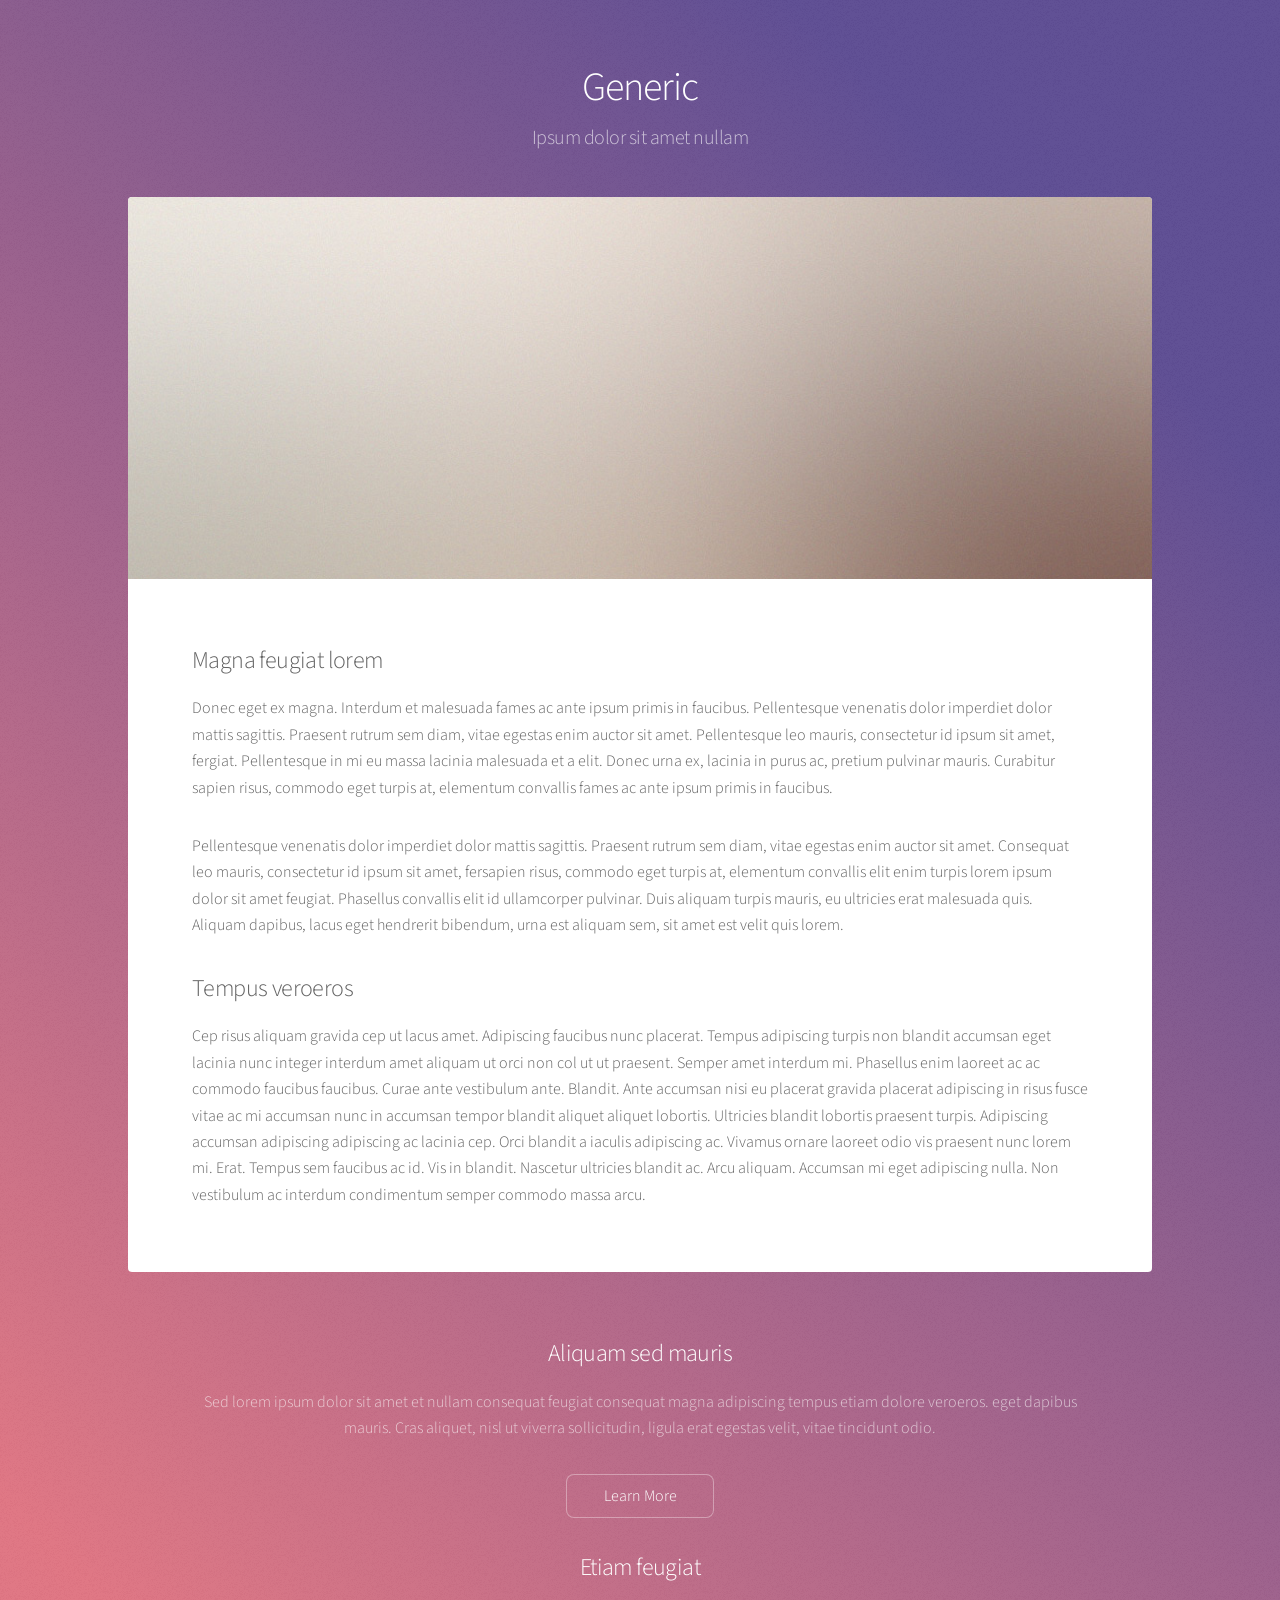
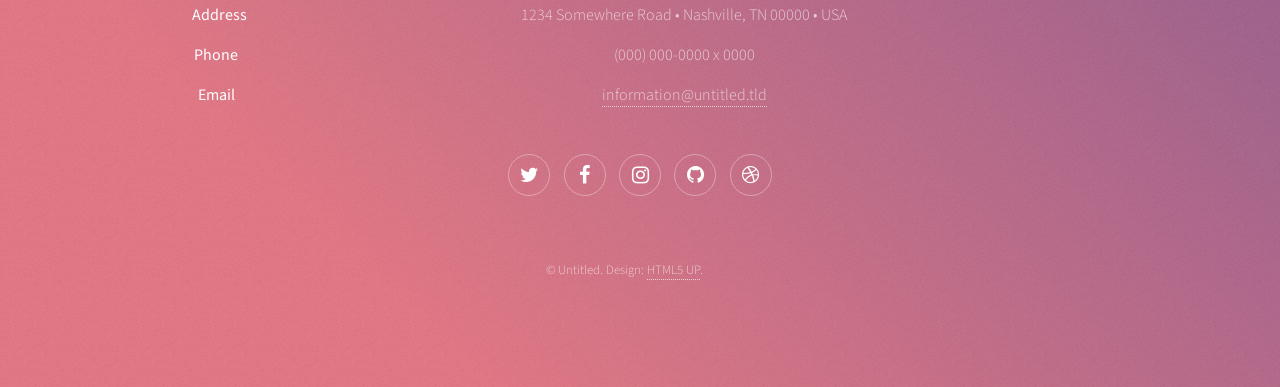
<file: docs/generic.html>
<!DOCTYPE HTML>
<!--
	Stellar by HTML5 UP
	html5up.net | @ajlkn
	Free for personal and commercial use under the CCA 3.0 license (html5up.net/license)
-->
<html>
	<head>
		<title>Generic - Stellar by HTML5 UP</title>
		<meta charset="utf-8" />
		<meta name="viewport" content="width=device-width, initial-scale=1" />
		<!--[if lte IE 8]><script src="assets/js/ie/html5shiv.js"></script><![endif]-->
		<link rel="stylesheet" href="assets/css/main.css" />
		<!--[if lte IE 9]><link rel="stylesheet" href="assets/css/ie9.css" /><![endif]-->
		<!--[if lte IE 8]><link rel="stylesheet" href="assets/css/ie8.css" /><![endif]-->
	</head>
	<body>

		<!-- Wrapper -->
			<div id="wrapper">

				<!-- Header -->
					<header id="header">
						<h1>Generic</h1>
						<p>Ipsum dolor sit amet nullam</p>
					</header>

				<!-- Main -->
					<div id="main">

						<!-- Content -->
							<section id="content" class="main">
								<span class="image main"><img src="images/pic04.jpg" alt="" /></span>
								<h2>Magna feugiat lorem</h2>
								<p>Donec eget ex magna. Interdum et malesuada fames ac ante ipsum primis in faucibus. Pellentesque venenatis dolor imperdiet dolor mattis sagittis. Praesent rutrum sem diam, vitae egestas enim auctor sit amet. Pellentesque leo mauris, consectetur id ipsum sit amet, fergiat. Pellentesque in mi eu massa lacinia malesuada et a elit. Donec urna ex, lacinia in purus ac, pretium pulvinar mauris. Curabitur sapien risus, commodo eget turpis at, elementum convallis fames ac ante ipsum primis in faucibus.</p>
								<p>Pellentesque venenatis dolor imperdiet dolor mattis sagittis. Praesent rutrum sem diam, vitae egestas enim auctor sit amet. Consequat leo mauris, consectetur id ipsum sit amet, fersapien risus, commodo eget turpis at, elementum convallis elit enim turpis lorem ipsum dolor sit amet feugiat. Phasellus convallis elit id ullamcorper pulvinar. Duis aliquam turpis mauris, eu ultricies erat malesuada quis. Aliquam dapibus, lacus eget hendrerit bibendum, urna est aliquam sem, sit amet est velit quis lorem.</p>
								<h2>Tempus veroeros</h2>
								<p>Cep risus aliquam gravida cep ut lacus amet. Adipiscing faucibus nunc placerat. Tempus adipiscing turpis non blandit accumsan eget lacinia nunc integer interdum amet aliquam ut orci non col ut ut praesent. Semper amet interdum mi. Phasellus enim laoreet ac ac commodo faucibus faucibus. Curae ante vestibulum ante. Blandit. Ante accumsan nisi eu placerat gravida placerat adipiscing in risus fusce vitae ac mi accumsan nunc in accumsan tempor blandit aliquet aliquet lobortis. Ultricies blandit lobortis praesent turpis. Adipiscing accumsan adipiscing adipiscing ac lacinia cep. Orci blandit a iaculis adipiscing ac. Vivamus ornare laoreet odio vis praesent nunc lorem mi. Erat. Tempus sem faucibus ac id. Vis in blandit. Nascetur ultricies blandit ac. Arcu aliquam. Accumsan mi eget adipiscing nulla. Non vestibulum ac interdum condimentum semper commodo massa arcu.</p>
							</section>

					</div>

				<!-- Footer -->
					<footer id="footer">
						<section>
							<h2>Aliquam sed mauris</h2>
							<p>Sed lorem ipsum dolor sit amet et nullam consequat feugiat consequat magna adipiscing tempus etiam dolore veroeros. eget dapibus mauris. Cras aliquet, nisl ut viverra sollicitudin, ligula erat egestas velit, vitae tincidunt odio.</p>
							<ul class="actions">
								<li><a href="#" class="button">Learn More</a></li>
							</ul>
						</section>
						<section>
							<h2>Etiam feugiat</h2>
							<dl class="alt">
								<dt>Address</dt>
								<dd>1234 Somewhere Road &bull; Nashville, TN 00000 &bull; USA</dd>
								<dt>Phone</dt>
								<dd>(000) 000-0000 x 0000</dd>
								<dt>Email</dt>
								<dd><a href="#">information@untitled.tld</a></dd>
							</dl>
							<ul class="icons">
								<li><a href="#" class="icon fa-twitter alt"><span class="label">Twitter</span></a></li>
								<li><a href="#" class="icon fa-facebook alt"><span class="label">Facebook</span></a></li>
								<li><a href="#" class="icon fa-instagram alt"><span class="label">Instagram</span></a></li>
								<li><a href="#" class="icon fa-github alt"><span class="label">GitHub</span></a></li>
								<li><a href="#" class="icon fa-dribbble alt"><span class="label">Dribbble</span></a></li>
							</ul>
						</section>
						<p class="copyright">&copy; Untitled. Design: <a href="https://html5up.net">HTML5 UP</a>.</p>
					</footer>

			</div>

		<!-- Scripts -->
			<script src="assets/js/jquery.min.js"></script>
			<script src="assets/js/jquery.scrollex.min.js"></script>
			<script src="assets/js/jquery.scrolly.min.js"></script>
			<script src="assets/js/skel.min.js"></script>
			<script src="assets/js/util.js"></script>
			<!--[if lte IE 8]><script src="assets/js/ie/respond.min.js"></script><![endif]-->
			<script src="assets/js/main.js"></script>

	</body>
</html>
</file>
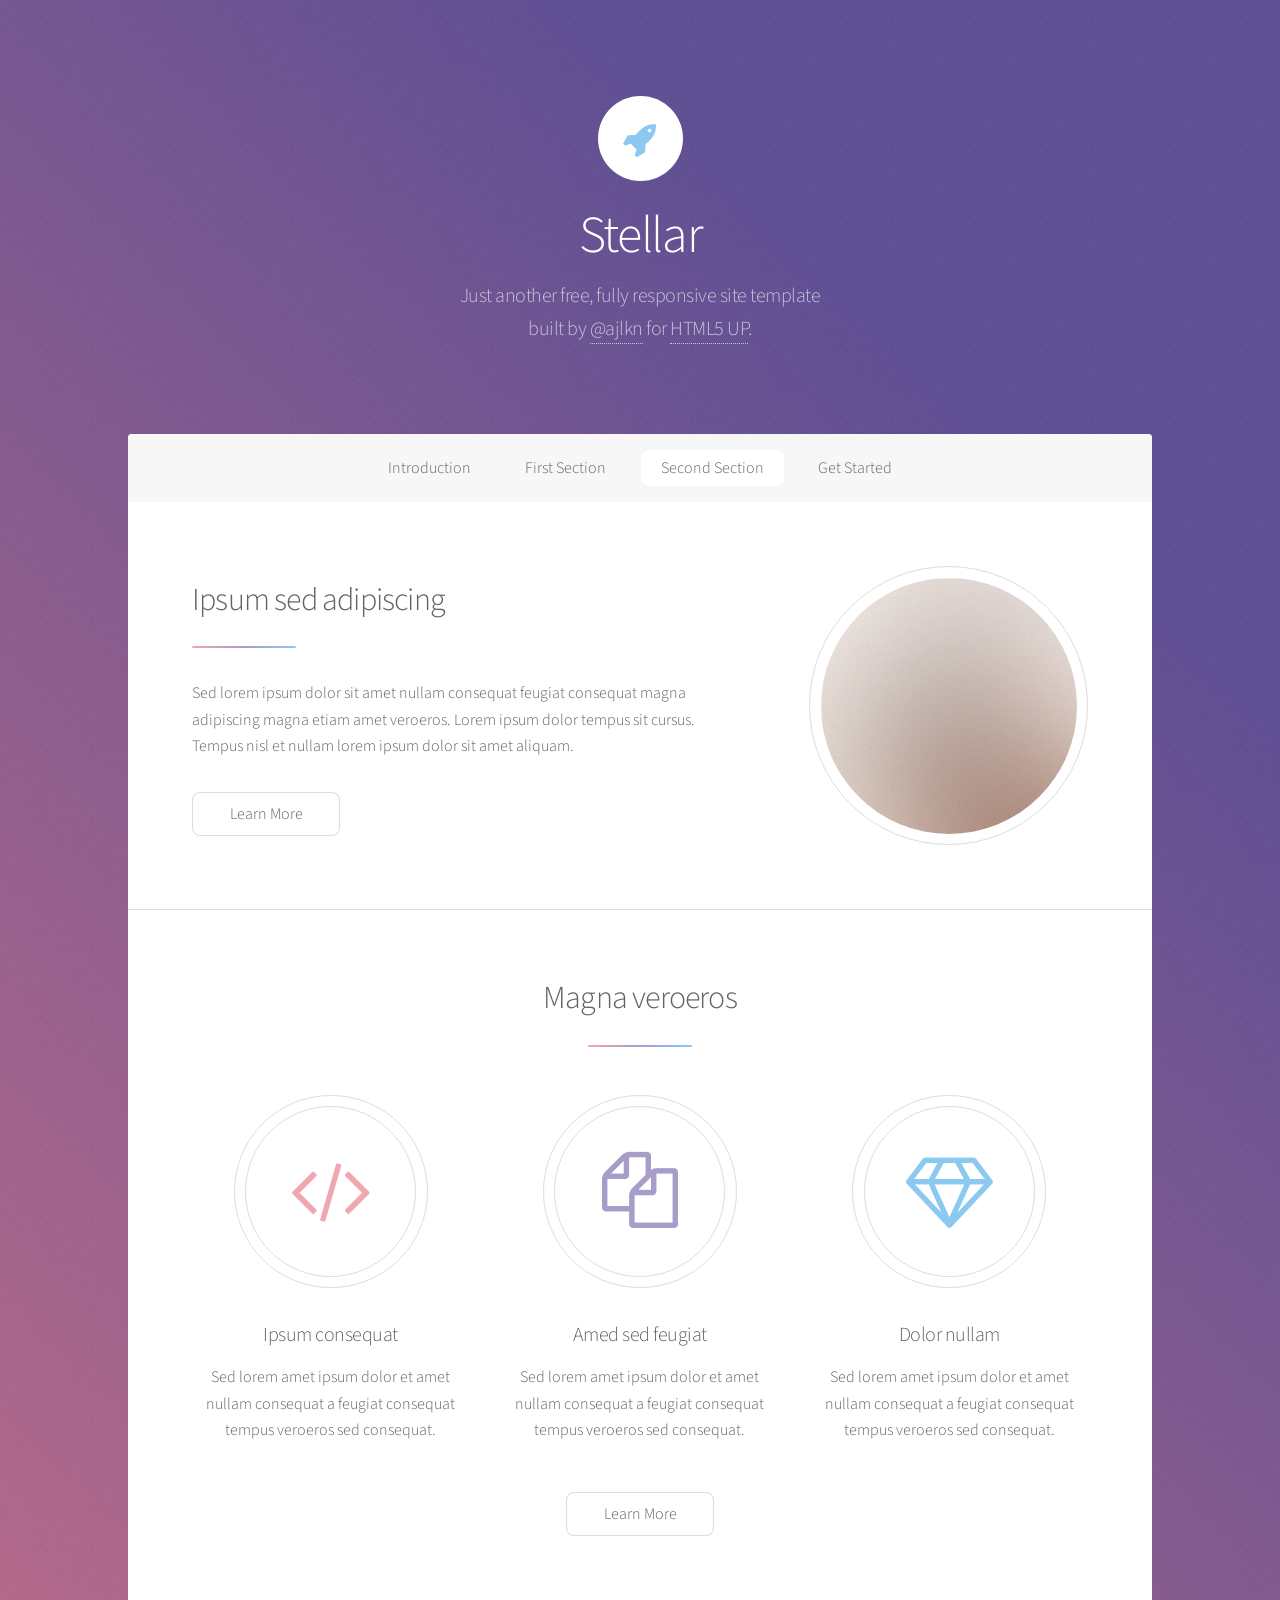
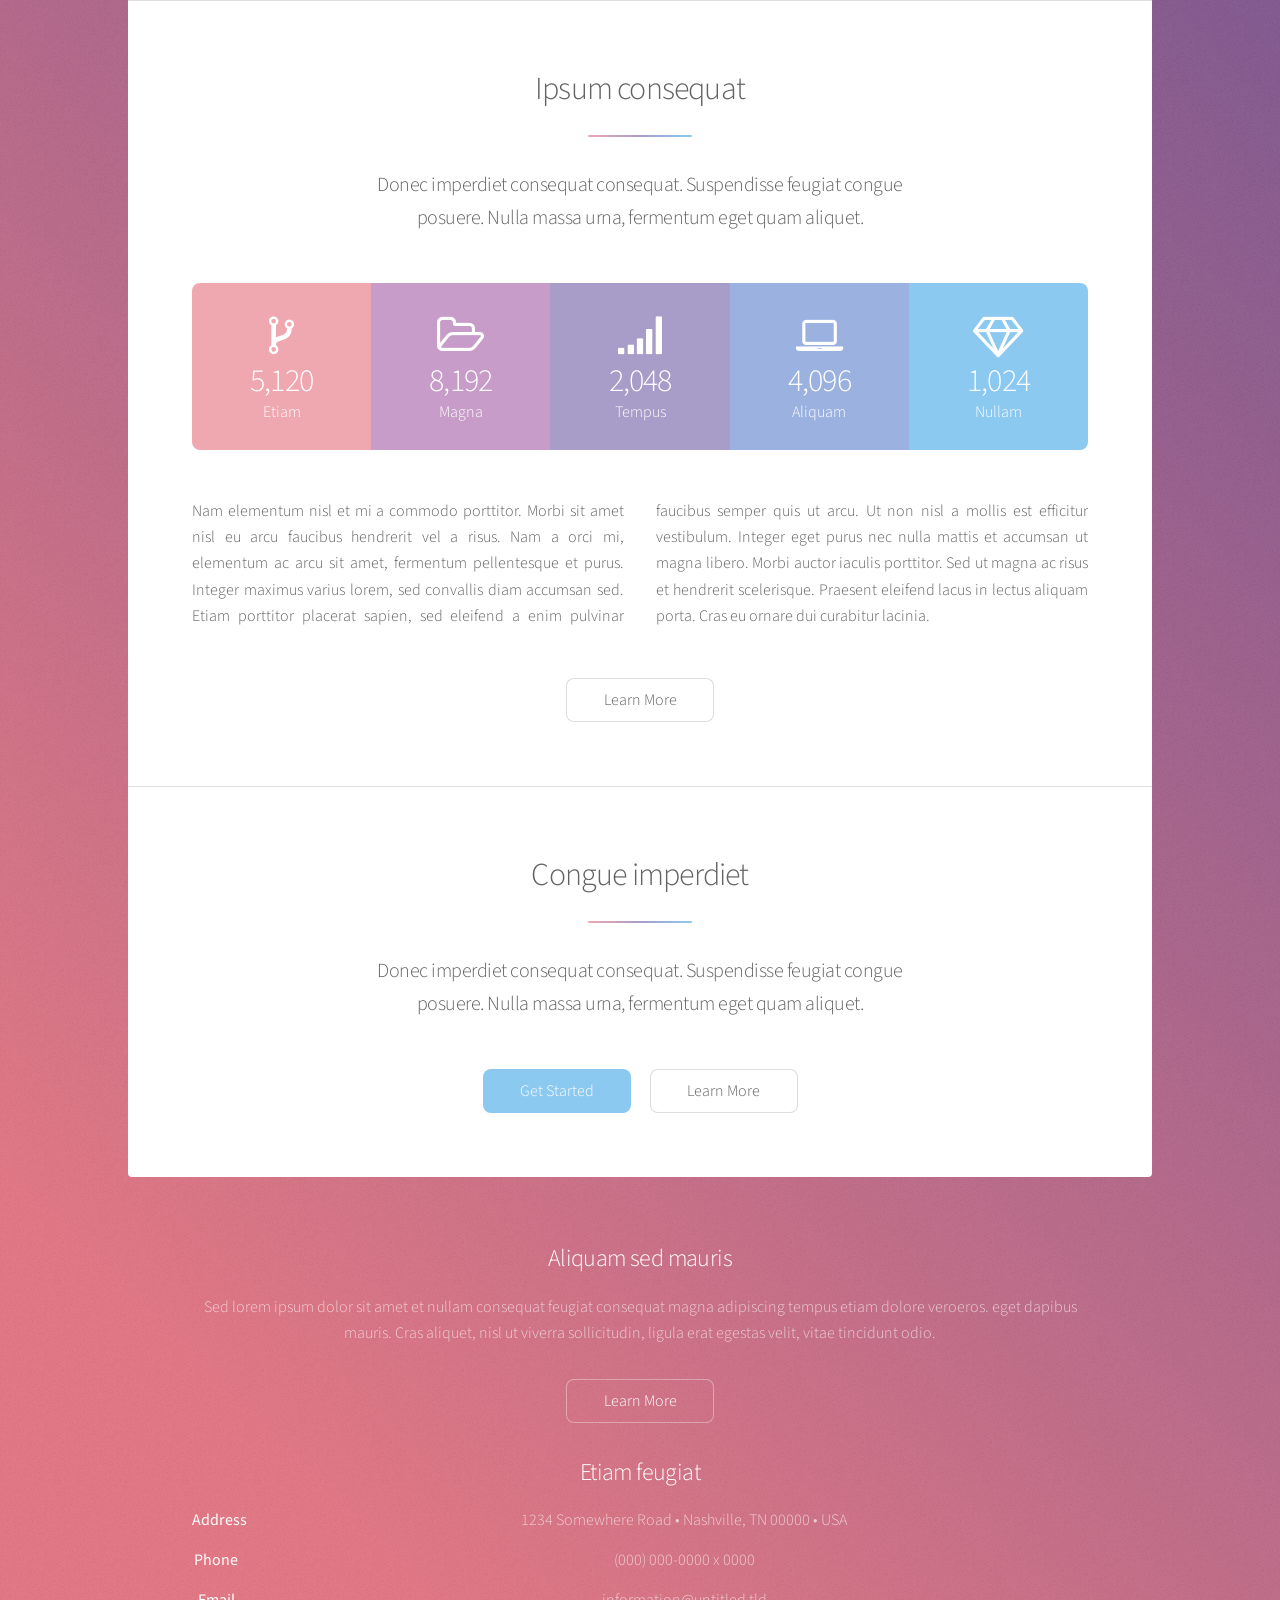
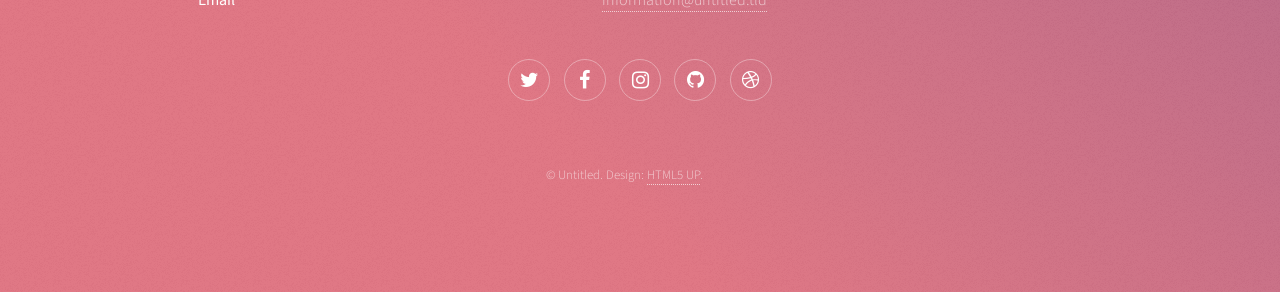
<file: tutorial_content/index copy.html>
<!DOCTYPE HTML>
<!--
	Stellar by HTML5 UP
	html5up.net | @ajlkn
	Free for personal and commercial use under the CCA 3.0 license (html5up.net/license)
-->
<html>
	<head>
		<title>Stellar by HTML5 UP</title>
		<meta charset="utf-8" />
		<meta name="viewport" content="width=device-width, initial-scale=1" />
		<!--[if lte IE 8]><script src="assets/js/ie/html5shiv.js"></script><![endif]-->
		<link rel="stylesheet" href="assets/css/main.css" />
		<!--[if lte IE 9]><link rel="stylesheet" href="assets/css/ie9.css" /><![endif]-->
		<!--[if lte IE 8]><link rel="stylesheet" href="assets/css/ie8.css" /><![endif]-->
	</head>
	<body>

		<!-- Wrapper -->
			<div id="wrapper">

				<!-- Header -->
					<header id="header" class="alt">
						<span class="logo"><img src="images/logo.svg" alt="" /></span>
						<h1>Stellar</h1>
						<p>Just another free, fully responsive site template<br />
						built by <a href="https://twitter.com/ajlkn">@ajlkn</a> for <a href="https://html5up.net">HTML5 UP</a>.</p>
					</header>

				<!-- Nav -->
					<nav id="nav">
						<ul>
							<li><a href="#intro" class="active">Introduction</a></li>
							<li><a href="#first">First Section</a></li>
							<li><a href="#second">Second Section</a></li>
							<li><a href="#cta">Get Started</a></li>
						</ul>
					</nav>

				<!-- Main -->
					<div id="main">

						<!-- Introduction -->
							<section id="intro" class="main">
								<div class="spotlight">
									<div class="content">
										<header class="major">
											<h2>Ipsum sed adipiscing</h2>
										</header>
										<p>Sed lorem ipsum dolor sit amet nullam consequat feugiat consequat magna
										adipiscing magna etiam amet veroeros. Lorem ipsum dolor tempus sit cursus.
										Tempus nisl et nullam lorem ipsum dolor sit amet aliquam.</p>
										<ul class="actions">
											<li><a href="generic.html" class="button">Learn More</a></li>
										</ul>
									</div>
									<span class="image"><img src="images/pic01.jpg" alt="" /></span>
								</div>
							</section>

						<!-- First Section -->
							<section id="first" class="main special">
								<header class="major">
									<h2>Magna veroeros</h2>
								</header>
								<ul class="features">
									<li>
										<span class="icon major style1 fa-code"></span>
										<h3>Ipsum consequat</h3>
										<p>Sed lorem amet ipsum dolor et amet nullam consequat a feugiat consequat tempus veroeros sed consequat.</p>
									</li>
									<li>
										<span class="icon major style3 fa-copy"></span>
										<h3>Amed sed feugiat</h3>
										<p>Sed lorem amet ipsum dolor et amet nullam consequat a feugiat consequat tempus veroeros sed consequat.</p>
									</li>
									<li>
										<span class="icon major style5 fa-diamond"></span>
										<h3>Dolor nullam</h3>
										<p>Sed lorem amet ipsum dolor et amet nullam consequat a feugiat consequat tempus veroeros sed consequat.</p>
									</li>
								</ul>
								<footer class="major">
									<ul class="actions">
										<li><a href="generic.html" class="button">Learn More</a></li>
									</ul>
								</footer>
							</section>

						<!-- Second Section -->
							<section id="second" class="main special">
								<header class="major">
									<h2>Ipsum consequat</h2>
									<p>Donec imperdiet consequat consequat. Suspendisse feugiat congue<br />
									posuere. Nulla massa urna, fermentum eget quam aliquet.</p>
								</header>
								<ul class="statistics">
									<li class="style1">
										<span class="icon fa-code-fork"></span>
										<strong>5,120</strong> Etiam
									</li>
									<li class="style2">
										<span class="icon fa-folder-open-o"></span>
										<strong>8,192</strong> Magna
									</li>
									<li class="style3">
										<span class="icon fa-signal"></span>
										<strong>2,048</strong> Tempus
									</li>
									<li class="style4">
										<span class="icon fa-laptop"></span>
										<strong>4,096</strong> Aliquam
									</li>
									<li class="style5">
										<span class="icon fa-diamond"></span>
										<strong>1,024</strong> Nullam
									</li>
								</ul>
								<p class="content">Nam elementum nisl et mi a commodo porttitor. Morbi sit amet nisl eu arcu faucibus hendrerit vel a risus. Nam a orci mi, elementum ac arcu sit amet, fermentum pellentesque et purus. Integer maximus varius lorem, sed convallis diam accumsan sed. Etiam porttitor placerat sapien, sed eleifend a enim pulvinar faucibus semper quis ut arcu. Ut non nisl a mollis est efficitur vestibulum. Integer eget purus nec nulla mattis et accumsan ut magna libero. Morbi auctor iaculis porttitor. Sed ut magna ac risus et hendrerit scelerisque. Praesent eleifend lacus in lectus aliquam porta. Cras eu ornare dui curabitur lacinia.</p>
								<footer class="major">
									<ul class="actions">
										<li><a href="generic.html" class="button">Learn More</a></li>
									</ul>
								</footer>
							</section>

						<!-- Get Started -->
							<section id="cta" class="main special">
								<header class="major">
									<h2>Congue imperdiet</h2>
									<p>Donec imperdiet consequat consequat. Suspendisse feugiat congue<br />
									posuere. Nulla massa urna, fermentum eget quam aliquet.</p>
								</header>
								<footer class="major">
									<ul class="actions">
										<li><a href="generic.html" class="button special">Get Started</a></li>
										<li><a href="generic.html" class="button">Learn More</a></li>
									</ul>
								</footer>
							</section>

					</div>

				<!-- Footer -->
					<footer id="footer">
						<section>
							<h2>Aliquam sed mauris</h2>
							<p>Sed lorem ipsum dolor sit amet et nullam consequat feugiat consequat magna adipiscing tempus etiam dolore veroeros. eget dapibus mauris. Cras aliquet, nisl ut viverra sollicitudin, ligula erat egestas velit, vitae tincidunt odio.</p>
							<ul class="actions">
								<li><a href="generic.html" class="button">Learn More</a></li>
							</ul>
						</section>
						<section>
							<h2>Etiam feugiat</h2>
							<dl class="alt">
								<dt>Address</dt>
								<dd>1234 Somewhere Road &bull; Nashville, TN 00000 &bull; USA</dd>
								<dt>Phone</dt>
								<dd>(000) 000-0000 x 0000</dd>
								<dt>Email</dt>
								<dd><a href="#">information@untitled.tld</a></dd>
							</dl>
							<ul class="icons">
								<li><a href="#" class="icon fa-twitter alt"><span class="label">Twitter</span></a></li>
								<li><a href="#" class="icon fa-facebook alt"><span class="label">Facebook</span></a></li>
								<li><a href="#" class="icon fa-instagram alt"><span class="label">Instagram</span></a></li>
								<li><a href="#" class="icon fa-github alt"><span class="label">GitHub</span></a></li>
								<li><a href="#" class="icon fa-dribbble alt"><span class="label">Dribbble</span></a></li>
							</ul>
						</section>
						<p class="copyright">&copy; Untitled. Design: <a href="https://html5up.net">HTML5 UP</a>.</p>
					</footer>

			</div>

		<!-- Scripts -->
			<script src="assets/js/jquery.min.js"></script>
			<script src="assets/js/jquery.scrollex.min.js"></script>
			<script src="assets/js/jquery.scrolly.min.js"></script>
			<script src="assets/js/skel.min.js"></script>
			<script src="assets/js/util.js"></script>
			<!--[if lte IE 8]><script src="assets/js/ie/respond.min.js"></script><![endif]-->
			<script src="assets/js/main.js"></script>

	</body>
</html>
</file>
<file: docs/assets/css/ie9.css>
/*
	Stellar by HTML5 UP
	html5up.net | @ajlkn
	Free for personal and commercial use under the CCA 3.0 license (html5up.net/license)
*/

/* Spotlight */

	.spotlight:after {
		content: '';
		display: block;
		clear: both;
	}

	.spotlight .content {
		float: left;
		width: 60%;
	}

	.spotlight .image {
		float: left;
	}

/* Features */

	.features:after {
		content: '';
		display: block;
		clear: both;
	}

	.features li {
		float: left;
	}

/* Statistics */

	.statistics {
		display: inline-block;
		width: auto;
	}

		.statistics:after {
			content: '';
			display: block;
			clear: both;
		}

		.statistics li {
			float: left;
			padding: 1.5em 2.5em;
		}

/* Footer */

	#footer > * {
		float: left;
	}

	#footer .copyright {
		clear: both;
	}
</file>
<file: docs/assets/css/ie8.css>
/*
	Stellar by HTML5 UP
	html5up.net | @ajlkn
	Free for personal and commercial use under the CCA 3.0 license (html5up.net/license)
*/

/* Type */

	body {
		color: #ffffff;
	}

/* Button */

	.button {
		position: relative;
		border: solid 1px !important;
	}

		.button.special {
			border: none !important;
		}

/* Icon */

	.icon.major {
		-ms-behavior: url("assets/js/ie/PIE.htc");
	}

		.icon.major:before {
			font-size: 4em;
			border: 0;
		}

/* Spotlight */

	.spotlight .image {
		position: relative;
		-ms-behavior: url("assets/js/ie/PIE.htc");
	}

		.spotlight .image img {
			position: relative;
			-ms-behavior: url("assets/js/ie/PIE.htc");
		}

/* Features */

	.features li {
		width: 29%;
	}

/* Footer */

	#footer > * {
		width: 50%;
		margin-left: 0;
	}

/* Main */

	#main > .main > .image.main:first-child {
		margin-top: 0;
		margin-left: 0;
		width: 100%;
	}
</file>
<file: tutorial_content/assets/css/ie9.css>
/*
	Stellar by HTML5 UP
	html5up.net | @ajlkn
	Free for personal and commercial use under the CCA 3.0 license (html5up.net/license)
*/

/* Spotlight */

	.spotlight:after {
		content: '';
		display: block;
		clear: both;
	}

	.spotlight .content {
		float: left;
		width: 60%;
	}

	.spotlight .image {
		float: left;
	}

/* Features */

	.features:after {
		content: '';
		display: block;
		clear: both;
	}

	.features li {
		float: left;
	}

/* Statistics */

	.statistics {
		display: inline-block;
		width: auto;
	}

		.statistics:after {
			content: '';
			display: block;
			clear: both;
		}

		.statistics li {
			float: left;
			padding: 1.5em 2.5em;
		}

/* Footer */

	#footer > * {
		float: left;
	}

	#footer .copyright {
		clear: both;
	}
</file>
<file: tutorial_content/assets/css/ie8.css>
/*
	Stellar by HTML5 UP
	html5up.net | @ajlkn
	Free for personal and commercial use under the CCA 3.0 license (html5up.net/license)
*/

/* Type */

	body {
		color: #ffffff;
	}

/* Button */

	.button {
		position: relative;
		border: solid 1px !important;
	}

		.button.special {
			border: none !important;
		}

/* Icon */

	.icon.major {
		-ms-behavior: url("assets/js/ie/PIE.htc");
	}

		.icon.major:before {
			font-size: 4em;
			border: 0;
		}

/* Spotlight */

	.spotlight .image {
		position: relative;
		-ms-behavior: url("assets/js/ie/PIE.htc");
	}

		.spotlight .image img {
			position: relative;
			-ms-behavior: url("assets/js/ie/PIE.htc");
		}

/* Features */

	.features li {
		width: 29%;
	}

/* Footer */

	#footer > * {
		width: 50%;
		margin-left: 0;
	}

/* Main */

	#main > .main > .image.main:first-child {
		margin-top: 0;
		margin-left: 0;
		width: 100%;
	}
</file>
<file: docs/assets/css/main.css>
@import url(font-awesome.min.css);
@import "https://fonts.googleapis.com/css?family=Source+Sans+Pro:300,400";

/*
	Stellar by HTML5 UP
	html5up.net | @ajlkn
	Free for personal and commercial use under the CCA 3.0 license (html5up.net/license)
*/

/* Reset */

	html, body, div, span, applet, object, iframe, h1, h2, h3, h4, h5, h6, p, blockquote, pre, a, abbr, acronym, address, big, cite, code, del, dfn, em, img, ins, kbd, q, s, samp, small, strike, strong, sub, sup, tt, var, b, u, i, center, dl, dt, dd, ol, ul, li, fieldset, form, label, legend, table, caption, tbody, tfoot, thead, tr, th, td, article, aside, canvas, details, embed, figure, figcaption, footer, header, hgroup, menu, nav, output, ruby, section, summary, time, mark, audio, video {
		margin: 0;
		padding: 0;
		border: 0;
		font-size: 100%;
		font: inherit;
		vertical-align: baseline;
	}

	article, aside, details, figcaption, figure, footer, header, hgroup, menu, nav, section {
		display: block;
	}

	body {
		line-height: 1;
	}

	ol, ul {
		list-style: none;
	}

	blockquote, q {
		quotes: none;
	}

	blockquote:before, blockquote:after, q:before, q:after {
		content: '';
		content: none;
	}

	table {
		border-collapse: collapse;
		border-spacing: 0;
	}

	body {
		-webkit-text-size-adjust: none;
	}

/* Box Model */

	*, *:before, *:after {
		-moz-box-sizing: border-box;
		-webkit-box-sizing: border-box;
		box-sizing: border-box;
	}

/* Grid */

	.row {
		border-bottom: solid 1px transparent;
		-moz-box-sizing: border-box;
		-webkit-box-sizing: border-box;
		box-sizing: border-box;
	}

	.row > * {
		float: left;
		-moz-box-sizing: border-box;
		-webkit-box-sizing: border-box;
		box-sizing: border-box;
	}

	.row:after, .row:before {
		content: '';
		display: block;
		clear: both;
		height: 0;
	}

	.row.uniform > * > :first-child {
		margin-top: 0;
	}

	.row.uniform > * > :last-child {
		margin-bottom: 0;
	}

	.row.\30 \25 > * {
		padding: 0 0 0 0em;
	}

	.row.\30 \25 {
		margin: 0 0 -1px 0em;
	}

	.row.uniform.\30 \25 > * {
		padding: 0em 0 0 0em;
	}

	.row.uniform.\30 \25 {
		margin: 0em 0 -1px 0em;
	}

	.row > * {
		padding: 0 0 0 1.5em;
	}

	.row {
		margin: 0 0 -1px -1.5em;
	}

	.row.uniform > * {
		padding: 1.5em 0 0 1.5em;
	}

	.row.uniform {
		margin: -1.5em 0 -1px -1.5em;
	}

	.row.\32 00\25 > * {
		padding: 0 0 0 3em;
	}

	.row.\32 00\25 {
		margin: 0 0 -1px -3em;
	}

	.row.uniform.\32 00\25 > * {
		padding: 3em 0 0 3em;
	}

	.row.uniform.\32 00\25 {
		margin: -3em 0 -1px -3em;
	}

	.row.\31 50\25 > * {
		padding: 0 0 0 2.25em;
	}

	.row.\31 50\25 {
		margin: 0 0 -1px -2.25em;
	}

	.row.uniform.\31 50\25 > * {
		padding: 2.25em 0 0 2.25em;
	}

	.row.uniform.\31 50\25 {
		margin: -2.25em 0 -1px -2.25em;
	}

	.row.\35 0\25 > * {
		padding: 0 0 0 0.75em;
	}

	.row.\35 0\25 {
		margin: 0 0 -1px -0.75em;
	}

	.row.uniform.\35 0\25 > * {
		padding: 0.75em 0 0 0.75em;
	}

	.row.uniform.\35 0\25 {
		margin: -0.75em 0 -1px -0.75em;
	}

	.row.\32 5\25 > * {
		padding: 0 0 0 0.375em;
	}

	.row.\32 5\25 {
		margin: 0 0 -1px -0.375em;
	}

	.row.uniform.\32 5\25 > * {
		padding: 0.375em 0 0 0.375em;
	}

	.row.uniform.\32 5\25 {
		margin: -0.375em 0 -1px -0.375em;
	}

	.\31 2u, .\31 2u\24 {
		width: 100%;
		clear: none;
		margin-left: 0;
	}

	.\31 1u, .\31 1u\24 {
		width: 91.6666666667%;
		clear: none;
		margin-left: 0;
	}

	.\31 0u, .\31 0u\24 {
		width: 83.3333333333%;
		clear: none;
		margin-left: 0;
	}

	.\39 u, .\39 u\24 {
		width: 75%;
		clear: none;
		margin-left: 0;
	}

	.\38 u, .\38 u\24 {
		width: 66.6666666667%;
		clear: none;
		margin-left: 0;
	}

	.\37 u, .\37 u\24 {
		width: 58.3333333333%;
		clear: none;
		margin-left: 0;
	}

	.\36 u, .\36 u\24 {
		width: 50%;
		clear: none;
		margin-left: 0;
	}

	.\35 u, .\35 u\24 {
		width: 41.6666666667%;
		clear: none;
		margin-left: 0;
	}

	.\34 u, .\34 u\24 {
		width: 33.3333333333%;
		clear: none;
		margin-left: 0;
	}

	.\33 u, .\33 u\24 {
		width: 25%;
		clear: none;
		margin-left: 0;
	}

	.\32 u, .\32 u\24 {
		width: 16.6666666667%;
		clear: none;
		margin-left: 0;
	}

	.\31 u, .\31 u\24 {
		width: 8.3333333333%;
		clear: none;
		margin-left: 0;
	}

	.\31 2u\24 + *,
	.\31 1u\24 + *,
	.\31 0u\24 + *,
	.\39 u\24 + *,
	.\38 u\24 + *,
	.\37 u\24 + *,
	.\36 u\24 + *,
	.\35 u\24 + *,
	.\34 u\24 + *,
	.\33 u\24 + *,
	.\32 u\24 + *,
	.\31 u\24 + * {
		clear: left;
	}

	.\-11u {
		margin-left: 91.66667%;
	}

	.\-10u {
		margin-left: 83.33333%;
	}

	.\-9u {
		margin-left: 75%;
	}

	.\-8u {
		margin-left: 66.66667%;
	}

	.\-7u {
		margin-left: 58.33333%;
	}

	.\-6u {
		margin-left: 50%;
	}

	.\-5u {
		margin-left: 41.66667%;
	}

	.\-4u {
		margin-left: 33.33333%;
	}

	.\-3u {
		margin-left: 25%;
	}

	.\-2u {
		margin-left: 16.66667%;
	}

	.\-1u {
		margin-left: 8.33333%;
	}

	@media screen and (max-width: 1680px) {

		.row > * {
			padding: 0 0 0 1.5em;
		}

		.row {
			margin: 0 0 -1px -1.5em;
		}

		.row.uniform > * {
			padding: 1.5em 0 0 1.5em;
		}

		.row.uniform {
			margin: -1.5em 0 -1px -1.5em;
		}

		.row.\32 00\25 > * {
			padding: 0 0 0 3em;
		}

		.row.\32 00\25 {
			margin: 0 0 -1px -3em;
		}

		.row.uniform.\32 00\25 > * {
			padding: 3em 0 0 3em;
		}

		.row.uniform.\32 00\25 {
			margin: -3em 0 -1px -3em;
		}

		.row.\31 50\25 > * {
			padding: 0 0 0 2.25em;
		}

		.row.\31 50\25 {
			margin: 0 0 -1px -2.25em;
		}

		.row.uniform.\31 50\25 > * {
			padding: 2.25em 0 0 2.25em;
		}

		.row.uniform.\31 50\25 {
			margin: -2.25em 0 -1px -2.25em;
		}

		.row.\35 0\25 > * {
			padding: 0 0 0 0.75em;
		}

		.row.\35 0\25 {
			margin: 0 0 -1px -0.75em;
		}

		.row.uniform.\35 0\25 > * {
			padding: 0.75em 0 0 0.75em;
		}

		.row.uniform.\35 0\25 {
			margin: -0.75em 0 -1px -0.75em;
		}

		.row.\32 5\25 > * {
			padding: 0 0 0 0.375em;
		}

		.row.\32 5\25 {
			margin: 0 0 -1px -0.375em;
		}

		.row.uniform.\32 5\25 > * {
			padding: 0.375em 0 0 0.375em;
		}

		.row.uniform.\32 5\25 {
			margin: -0.375em 0 -1px -0.375em;
		}

		.\31 2u\28xlarge\29, .\31 2u\24\28xlarge\29 {
			width: 100%;
			clear: none;
			margin-left: 0;
		}

		.\31 1u\28xlarge\29, .\31 1u\24\28xlarge\29 {
			width: 91.6666666667%;
			clear: none;
			margin-left: 0;
		}

		.\31 0u\28xlarge\29, .\31 0u\24\28xlarge\29 {
			width: 83.3333333333%;
			clear: none;
			margin-left: 0;
		}

		.\39 u\28xlarge\29, .\39 u\24\28xlarge\29 {
			width: 75%;
			clear: none;
			margin-left: 0;
		}

		.\38 u\28xlarge\29, .\38 u\24\28xlarge\29 {
			width: 66.6666666667%;
			clear: none;
			margin-left: 0;
		}

		.\37 u\28xlarge\29, .\37 u\24\28xlarge\29 {
			width: 58.3333333333%;
			clear: none;
			margin-left: 0;
		}

		.\36 u\28xlarge\29, .\36 u\24\28xlarge\29 {
			width: 50%;
			clear: none;
			margin-left: 0;
		}

		.\35 u\28xlarge\29, .\35 u\24\28xlarge\29 {
			width: 41.6666666667%;
			clear: none;
			margin-left: 0;
		}

		.\34 u\28xlarge\29, .\34 u\24\28xlarge\29 {
			width: 33.3333333333%;
			clear: none;
			margin-left: 0;
		}

		.\33 u\28xlarge\29, .\33 u\24\28xlarge\29 {
			width: 25%;
			clear: none;
			margin-left: 0;
		}

		.\32 u\28xlarge\29, .\32 u\24\28xlarge\29 {
			width: 16.6666666667%;
			clear: none;
			margin-left: 0;
		}

		.\31 u\28xlarge\29, .\31 u\24\28xlarge\29 {
			width: 8.3333333333%;
			clear: none;
			margin-left: 0;
		}

		.\31 2u\24\28xlarge\29 + *,
		.\31 1u\24\28xlarge\29 + *,
		.\31 0u\24\28xlarge\29 + *,
		.\39 u\24\28xlarge\29 + *,
		.\38 u\24\28xlarge\29 + *,
		.\37 u\24\28xlarge\29 + *,
		.\36 u\24\28xlarge\29 + *,
		.\35 u\24\28xlarge\29 + *,
		.\34 u\24\28xlarge\29 + *,
		.\33 u\24\28xlarge\29 + *,
		.\32 u\24\28xlarge\29 + *,
		.\31 u\24\28xlarge\29 + * {
			clear: left;
		}

		.\-11u\28xlarge\29 {
			margin-left: 91.66667%;
		}

		.\-10u\28xlarge\29 {
			margin-left: 83.33333%;
		}

		.\-9u\28xlarge\29 {
			margin-left: 75%;
		}

		.\-8u\28xlarge\29 {
			margin-left: 66.66667%;
		}

		.\-7u\28xlarge\29 {
			margin-left: 58.33333%;
		}

		.\-6u\28xlarge\29 {
			margin-left: 50%;
		}

		.\-5u\28xlarge\29 {
			margin-left: 41.66667%;
		}

		.\-4u\28xlarge\29 {
			margin-left: 33.33333%;
		}

		.\-3u\28xlarge\29 {
			margin-left: 25%;
		}

		.\-2u\28xlarge\29 {
			margin-left: 16.66667%;
		}

		.\-1u\28xlarge\29 {
			margin-left: 8.33333%;
		}

	}

	@media screen and (max-width: 1280px) {

		.row > * {
			padding: 0 0 0 1.5em;
		}

		.row {
			margin: 0 0 -1px -1.5em;
		}

		.row.uniform > * {
			padding: 1.5em 0 0 1.5em;
		}

		.row.uniform {
			margin: -1.5em 0 -1px -1.5em;
		}

		.row.\32 00\25 > * {
			padding: 0 0 0 3em;
		}

		.row.\32 00\25 {
			margin: 0 0 -1px -3em;
		}

		.row.uniform.\32 00\25 > * {
			padding: 3em 0 0 3em;
		}

		.row.uniform.\32 00\25 {
			margin: -3em 0 -1px -3em;
		}

		.row.\31 50\25 > * {
			padding: 0 0 0 2.25em;
		}

		.row.\31 50\25 {
			margin: 0 0 -1px -2.25em;
		}

		.row.uniform.\31 50\25 > * {
			padding: 2.25em 0 0 2.25em;
		}

		.row.uniform.\31 50\25 {
			margin: -2.25em 0 -1px -2.25em;
		}

		.row.\35 0\25 > * {
			padding: 0 0 0 0.75em;
		}

		.row.\35 0\25 {
			margin: 0 0 -1px -0.75em;
		}

		.row.uniform.\35 0\25 > * {
			padding: 0.75em 0 0 0.75em;
		}

		.row.uniform.\35 0\25 {
			margin: -0.75em 0 -1px -0.75em;
		}

		.row.\32 5\25 > * {
			padding: 0 0 0 0.375em;
		}

		.row.\32 5\25 {
			margin: 0 0 -1px -0.375em;
		}

		.row.uniform.\32 5\25 > * {
			padding: 0.375em 0 0 0.375em;
		}

		.row.uniform.\32 5\25 {
			margin: -0.375em 0 -1px -0.375em;
		}

		.\31 2u\28large\29, .\31 2u\24\28large\29 {
			width: 100%;
			clear: none;
			margin-left: 0;
		}

		.\31 1u\28large\29, .\31 1u\24\28large\29 {
			width: 91.6666666667%;
			clear: none;
			margin-left: 0;
		}

		.\31 0u\28large\29, .\31 0u\24\28large\29 {
			width: 83.3333333333%;
			clear: none;
			margin-left: 0;
		}

		.\39 u\28large\29, .\39 u\24\28large\29 {
			width: 75%;
			clear: none;
			margin-left: 0;
		}

		.\38 u\28large\29, .\38 u\24\28large\29 {
			width: 66.6666666667%;
			clear: none;
			margin-left: 0;
		}

		.\37 u\28large\29, .\37 u\24\28large\29 {
			width: 58.3333333333%;
			clear: none;
			margin-left: 0;
		}

		.\36 u\28large\29, .\36 u\24\28large\29 {
			width: 50%;
			clear: none;
			margin-left: 0;
		}

		.\35 u\28large\29, .\35 u\24\28large\29 {
			width: 41.6666666667%;
			clear: none;
			margin-left: 0;
		}

		.\34 u\28large\29, .\34 u\24\28large\29 {
			width: 33.3333333333%;
			clear: none;
			margin-left: 0;
		}

		.\33 u\28large\29, .\33 u\24\28large\29 {
			width: 25%;
			clear: none;
			margin-left: 0;
		}

		.\32 u\28large\29, .\32 u\24\28large\29 {
			width: 16.6666666667%;
			clear: none;
			margin-left: 0;
		}

		.\31 u\28large\29, .\31 u\24\28large\29 {
			width: 8.3333333333%;
			clear: none;
			margin-left: 0;
		}

		.\31 2u\24\28large\29 + *,
		.\31 1u\24\28large\29 + *,
		.\31 0u\24\28large\29 + *,
		.\39 u\24\28large\29 + *,
		.\38 u\24\28large\29 + *,
		.\37 u\24\28large\29 + *,
		.\36 u\24\28large\29 + *,
		.\35 u\24\28large\29 + *,
		.\34 u\24\28large\29 + *,
		.\33 u\24\28large\29 + *,
		.\32 u\24\28large\29 + *,
		.\31 u\24\28large\29 + * {
			clear: left;
		}

		.\-11u\28large\29 {
			margin-left: 91.66667%;
		}

		.\-10u\28large\29 {
			margin-left: 83.33333%;
		}

		.\-9u\28large\29 {
			margin-left: 75%;
		}

		.\-8u\28large\29 {
			margin-left: 66.66667%;
		}

		.\-7u\28large\29 {
			margin-left: 58.33333%;
		}

		.\-6u\28large\29 {
			margin-left: 50%;
		}

		.\-5u\28large\29 {
			margin-left: 41.66667%;
		}

		.\-4u\28large\29 {
			margin-left: 33.33333%;
		}

		.\-3u\28large\29 {
			margin-left: 25%;
		}

		.\-2u\28large\29 {
			margin-left: 16.66667%;
		}

		.\-1u\28large\29 {
			margin-left: 8.33333%;
		}

	}

	@media screen and (max-width: 980px) {

		.row > * {
			padding: 0 0 0 1.5em;
		}

		.row {
			margin: 0 0 -1px -1.5em;
		}

		.row.uniform > * {
			padding: 1.5em 0 0 1.5em;
		}

		.row.uniform {
			margin: -1.5em 0 -1px -1.5em;
		}

		.row.\32 00\25 > * {
			padding: 0 0 0 3em;
		}

		.row.\32 00\25 {
			margin: 0 0 -1px -3em;
		}

		.row.uniform.\32 00\25 > * {
			padding: 3em 0 0 3em;
		}

		.row.uniform.\32 00\25 {
			margin: -3em 0 -1px -3em;
		}

		.row.\31 50\25 > * {
			padding: 0 0 0 2.25em;
		}

		.row.\31 50\25 {
			margin: 0 0 -1px -2.25em;
		}

		.row.uniform.\31 50\25 > * {
			padding: 2.25em 0 0 2.25em;
		}

		.row.uniform.\31 50\25 {
			margin: -2.25em 0 -1px -2.25em;
		}

		.row.\35 0\25 > * {
			padding: 0 0 0 0.75em;
		}

		.row.\35 0\25 {
			margin: 0 0 -1px -0.75em;
		}

		.row.uniform.\35 0\25 > * {
			padding: 0.75em 0 0 0.75em;
		}

		.row.uniform.\35 0\25 {
			margin: -0.75em 0 -1px -0.75em;
		}

		.row.\32 5\25 > * {
			padding: 0 0 0 0.375em;
		}

		.row.\32 5\25 {
			margin: 0 0 -1px -0.375em;
		}

		.row.uniform.\32 5\25 > * {
			padding: 0.375em 0 0 0.375em;
		}

		.row.uniform.\32 5\25 {
			margin: -0.375em 0 -1px -0.375em;
		}

		.\31 2u\28medium\29, .\31 2u\24\28medium\29 {
			width: 100%;
			clear: none;
			margin-left: 0;
		}

		.\31 1u\28medium\29, .\31 1u\24\28medium\29 {
			width: 91.6666666667%;
			clear: none;
			margin-left: 0;
		}

		.\31 0u\28medium\29, .\31 0u\24\28medium\29 {
			width: 83.3333333333%;
			clear: none;
			margin-left: 0;
		}

		.\39 u\28medium\29, .\39 u\24\28medium\29 {
			width: 75%;
			clear: none;
			margin-left: 0;
		}

		.\38 u\28medium\29, .\38 u\24\28medium\29 {
			width: 66.6666666667%;
			clear: none;
			margin-left: 0;
		}

		.\37 u\28medium\29, .\37 u\24\28medium\29 {
			width: 58.3333333333%;
			clear: none;
			margin-left: 0;
		}

		.\36 u\28medium\29, .\36 u\24\28medium\29 {
			width: 50%;
			clear: none;
			margin-left: 0;
		}

		.\35 u\28medium\29, .\35 u\24\28medium\29 {
			width: 41.6666666667%;
			clear: none;
			margin-left: 0;
		}

		.\34 u\28medium\29, .\34 u\24\28medium\29 {
			width: 33.3333333333%;
			clear: none;
			margin-left: 0;
		}

		.\33 u\28medium\29, .\33 u\24\28medium\29 {
			width: 25%;
			clear: none;
			margin-left: 0;
		}

		.\32 u\28medium\29, .\32 u\24\28medium\29 {
			width: 16.6666666667%;
			clear: none;
			margin-left: 0;
		}

		.\31 u\28medium\29, .\31 u\24\28medium\29 {
			width: 8.3333333333%;
			clear: none;
			margin-left: 0;
		}

		.\31 2u\24\28medium\29 + *,
		.\31 1u\24\28medium\29 + *,
		.\31 0u\24\28medium\29 + *,
		.\39 u\24\28medium\29 + *,
		.\38 u\24\28medium\29 + *,
		.\37 u\24\28medium\29 + *,
		.\36 u\24\28medium\29 + *,
		.\35 u\24\28medium\29 + *,
		.\34 u\24\28medium\29 + *,
		.\33 u\24\28medium\29 + *,
		.\32 u\24\28medium\29 + *,
		.\31 u\24\28medium\29 + * {
			clear: left;
		}

		.\-11u\28medium\29 {
			margin-left: 91.66667%;
		}

		.\-10u\28medium\29 {
			margin-left: 83.33333%;
		}

		.\-9u\28medium\29 {
			margin-left: 75%;
		}

		.\-8u\28medium\29 {
			margin-left: 66.66667%;
		}

		.\-7u\28medium\29 {
			margin-left: 58.33333%;
		}

		.\-6u\28medium\29 {
			margin-left: 50%;
		}

		.\-5u\28medium\29 {
			margin-left: 41.66667%;
		}

		.\-4u\28medium\29 {
			margin-left: 33.33333%;
		}

		.\-3u\28medium\29 {
			margin-left: 25%;
		}

		.\-2u\28medium\29 {
			margin-left: 16.66667%;
		}

		.\-1u\28medium\29 {
			margin-left: 8.33333%;
		}

	}

	@media screen and (max-width: 736px) {

		.row > * {
			padding: 0 0 0 1em;
		}

		.row {
			margin: 0 0 -1px -1em;
		}

		.row.uniform > * {
			padding: 1em 0 0 1em;
		}

		.row.uniform {
			margin: -1em 0 -1px -1em;
		}

		.row.\32 00\25 > * {
			padding: 0 0 0 2em;
		}

		.row.\32 00\25 {
			margin: 0 0 -1px -2em;
		}

		.row.uniform.\32 00\25 > * {
			padding: 2em 0 0 2em;
		}

		.row.uniform.\32 00\25 {
			margin: -2em 0 -1px -2em;
		}

		.row.\31 50\25 > * {
			padding: 0 0 0 1.5em;
		}

		.row.\31 50\25 {
			margin: 0 0 -1px -1.5em;
		}

		.row.uniform.\31 50\25 > * {
			padding: 1.5em 0 0 1.5em;
		}

		.row.uniform.\31 50\25 {
			margin: -1.5em 0 -1px -1.5em;
		}

		.row.\35 0\25 > * {
			padding: 0 0 0 0.5em;
		}

		.row.\35 0\25 {
			margin: 0 0 -1px -0.5em;
		}

		.row.uniform.\35 0\25 > * {
			padding: 0.5em 0 0 0.5em;
		}

		.row.uniform.\35 0\25 {
			margin: -0.5em 0 -1px -0.5em;
		}

		.row.\32 5\25 > * {
			padding: 0 0 0 0.25em;
		}

		.row.\32 5\25 {
			margin: 0 0 -1px -0.25em;
		}

		.row.uniform.\32 5\25 > * {
			padding: 0.25em 0 0 0.25em;
		}

		.row.uniform.\32 5\25 {
			margin: -0.25em 0 -1px -0.25em;
		}

		.\31 2u\28small\29, .\31 2u\24\28small\29 {
			width: 100%;
			clear: none;
			margin-left: 0;
		}

		.\31 1u\28small\29, .\31 1u\24\28small\29 {
			width: 91.6666666667%;
			clear: none;
			margin-left: 0;
		}

		.\31 0u\28small\29, .\31 0u\24\28small\29 {
			width: 83.3333333333%;
			clear: none;
			margin-left: 0;
		}

		.\39 u\28small\29, .\39 u\24\28small\29 {
			width: 75%;
			clear: none;
			margin-left: 0;
		}

		.\38 u\28small\29, .\38 u\24\28small\29 {
			width: 66.6666666667%;
			clear: none;
			margin-left: 0;
		}

		.\37 u\28small\29, .\37 u\24\28small\29 {
			width: 58.3333333333%;
			clear: none;
			margin-left: 0;
		}

		.\36 u\28small\29, .\36 u\24\28small\29 {
			width: 50%;
			clear: none;
			margin-left: 0;
		}

		.\35 u\28small\29, .\35 u\24\28small\29 {
			width: 41.6666666667%;
			clear: none;
			margin-left: 0;
		}

		.\34 u\28small\29, .\34 u\24\28small\29 {
			width: 33.3333333333%;
			clear: none;
			margin-left: 0;
		}

		.\33 u\28small\29, .\33 u\24\28small\29 {
			width: 25%;
			clear: none;
			margin-left: 0;
		}

		.\32 u\28small\29, .\32 u\24\28small\29 {
			width: 16.6666666667%;
			clear: none;
			margin-left: 0;
		}

		.\31 u\28small\29, .\31 u\24\28small\29 {
			width: 8.3333333333%;
			clear: none;
			margin-left: 0;
		}

		.\31 2u\24\28small\29 + *,
		.\31 1u\24\28small\29 + *,
		.\31 0u\24\28small\29 + *,
		.\39 u\24\28small\29 + *,
		.\38 u\24\28small\29 + *,
		.\37 u\24\28small\29 + *,
		.\36 u\24\28small\29 + *,
		.\35 u\24\28small\29 + *,
		.\34 u\24\28small\29 + *,
		.\33 u\24\28small\29 + *,
		.\32 u\24\28small\29 + *,
		.\31 u\24\28small\29 + * {
			clear: left;
		}

		.\-11u\28small\29 {
			margin-left: 91.66667%;
		}

		.\-10u\28small\29 {
			margin-left: 83.33333%;
		}

		.\-9u\28small\29 {
			margin-left: 75%;
		}

		.\-8u\28small\29 {
			margin-left: 66.66667%;
		}

		.\-7u\28small\29 {
			margin-left: 58.33333%;
		}

		.\-6u\28small\29 {
			margin-left: 50%;
		}

		.\-5u\28small\29 {
			margin-left: 41.66667%;
		}

		.\-4u\28small\29 {
			margin-left: 33.33333%;
		}

		.\-3u\28small\29 {
			margin-left: 25%;
		}

		.\-2u\28small\29 {
			margin-left: 16.66667%;
		}

		.\-1u\28small\29 {
			margin-left: 8.33333%;
		}

	}

	@media screen and (max-width: 480px) {

		.row > * {
			padding: 0 0 0 1em;
		}

		.row {
			margin: 0 0 -1px -1em;
		}

		.row.uniform > * {
			padding: 1em 0 0 1em;
		}

		.row.uniform {
			margin: -1em 0 -1px -1em;
		}

		.row.\32 00\25 > * {
			padding: 0 0 0 2em;
		}

		.row.\32 00\25 {
			margin: 0 0 -1px -2em;
		}

		.row.uniform.\32 00\25 > * {
			padding: 2em 0 0 2em;
		}

		.row.uniform.\32 00\25 {
			margin: -2em 0 -1px -2em;
		}

		.row.\31 50\25 > * {
			padding: 0 0 0 1.5em;
		}

		.row.\31 50\25 {
			margin: 0 0 -1px -1.5em;
		}

		.row.uniform.\31 50\25 > * {
			padding: 1.5em 0 0 1.5em;
		}

		.row.uniform.\31 50\25 {
			margin: -1.5em 0 -1px -1.5em;
		}

		.row.\35 0\25 > * {
			padding: 0 0 0 0.5em;
		}

		.row.\35 0\25 {
			margin: 0 0 -1px -0.5em;
		}

		.row.uniform.\35 0\25 > * {
			padding: 0.5em 0 0 0.5em;
		}

		.row.uniform.\35 0\25 {
			margin: -0.5em 0 -1px -0.5em;
		}

		.row.\32 5\25 > * {
			padding: 0 0 0 0.25em;
		}

		.row.\32 5\25 {
			margin: 0 0 -1px -0.25em;
		}

		.row.uniform.\32 5\25 > * {
			padding: 0.25em 0 0 0.25em;
		}

		.row.uniform.\32 5\25 {
			margin: -0.25em 0 -1px -0.25em;
		}

		.\31 2u\28xsmall\29, .\31 2u\24\28xsmall\29 {
			width: 100%;
			clear: none;
			margin-left: 0;
		}

		.\31 1u\28xsmall\29, .\31 1u\24\28xsmall\29 {
			width: 91.6666666667%;
			clear: none;
			margin-left: 0;
		}

		.\31 0u\28xsmall\29, .\31 0u\24\28xsmall\29 {
			width: 83.3333333333%;
			clear: none;
			margin-left: 0;
		}

		.\39 u\28xsmall\29, .\39 u\24\28xsmall\29 {
			width: 75%;
			clear: none;
			margin-left: 0;
		}

		.\38 u\28xsmall\29, .\38 u\24\28xsmall\29 {
			width: 66.6666666667%;
			clear: none;
			margin-left: 0;
		}

		.\37 u\28xsmall\29, .\37 u\24\28xsmall\29 {
			width: 58.3333333333%;
			clear: none;
			margin-left: 0;
		}

		.\36 u\28xsmall\29, .\36 u\24\28xsmall\29 {
			width: 50%;
			clear: none;
			margin-left: 0;
		}

		.\35 u\28xsmall\29, .\35 u\24\28xsmall\29 {
			width: 41.6666666667%;
			clear: none;
			margin-left: 0;
		}

		.\34 u\28xsmall\29, .\34 u\24\28xsmall\29 {
			width: 33.3333333333%;
			clear: none;
			margin-left: 0;
		}

		.\33 u\28xsmall\29, .\33 u\24\28xsmall\29 {
			width: 25%;
			clear: none;
			margin-left: 0;
		}

		.\32 u\28xsmall\29, .\32 u\24\28xsmall\29 {
			width: 16.6666666667%;
			clear: none;
			margin-left: 0;
		}

		.\31 u\28xsmall\29, .\31 u\24\28xsmall\29 {
			width: 8.3333333333%;
			clear: none;
			margin-left: 0;
		}

		.\31 2u\24\28xsmall\29 + *,
		.\31 1u\24\28xsmall\29 + *,
		.\31 0u\24\28xsmall\29 + *,
		.\39 u\24\28xsmall\29 + *,
		.\38 u\24\28xsmall\29 + *,
		.\37 u\24\28xsmall\29 + *,
		.\36 u\24\28xsmall\29 + *,
		.\35 u\24\28xsmall\29 + *,
		.\34 u\24\28xsmall\29 + *,
		.\33 u\24\28xsmall\29 + *,
		.\32 u\24\28xsmall\29 + *,
		.\31 u\24\28xsmall\29 + * {
			clear: left;
		}

		.\-11u\28xsmall\29 {
			margin-left: 91.66667%;
		}

		.\-10u\28xsmall\29 {
			margin-left: 83.33333%;
		}

		.\-9u\28xsmall\29 {
			margin-left: 75%;
		}

		.\-8u\28xsmall\29 {
			margin-left: 66.66667%;
		}

		.\-7u\28xsmall\29 {
			margin-left: 58.33333%;
		}

		.\-6u\28xsmall\29 {
			margin-left: 50%;
		}

		.\-5u\28xsmall\29 {
			margin-left: 41.66667%;
		}

		.\-4u\28xsmall\29 {
			margin-left: 33.33333%;
		}

		.\-3u\28xsmall\29 {
			margin-left: 25%;
		}

		.\-2u\28xsmall\29 {
			margin-left: 16.66667%;
		}

		.\-1u\28xsmall\29 {
			margin-left: 8.33333%;
		}

	}

	@media screen and (max-width: 360px) {

		.row > * {
			padding: 0 0 0 1em;
		}

		.row {
			margin: 0 0 -1px -1em;
		}

		.row.uniform > * {
			padding: 1em 0 0 1em;
		}

		.row.uniform {
			margin: -1em 0 -1px -1em;
		}

		.row.\32 00\25 > * {
			padding: 0 0 0 2em;
		}

		.row.\32 00\25 {
			margin: 0 0 -1px -2em;
		}

		.row.uniform.\32 00\25 > * {
			padding: 2em 0 0 2em;
		}

		.row.uniform.\32 00\25 {
			margin: -2em 0 -1px -2em;
		}

		.row.\31 50\25 > * {
			padding: 0 0 0 1.5em;
		}

		.row.\31 50\25 {
			margin: 0 0 -1px -1.5em;
		}

		.row.uniform.\31 50\25 > * {
			padding: 1.5em 0 0 1.5em;
		}

		.row.uniform.\31 50\25 {
			margin: -1.5em 0 -1px -1.5em;
		}

		.row.\35 0\25 > * {
			padding: 0 0 0 0.5em;
		}

		.row.\35 0\25 {
			margin: 0 0 -1px -0.5em;
		}

		.row.uniform.\35 0\25 > * {
			padding: 0.5em 0 0 0.5em;
		}

		.row.uniform.\35 0\25 {
			margin: -0.5em 0 -1px -0.5em;
		}

		.row.\32 5\25 > * {
			padding: 0 0 0 0.25em;
		}

		.row.\32 5\25 {
			margin: 0 0 -1px -0.25em;
		}

		.row.uniform.\32 5\25 > * {
			padding: 0.25em 0 0 0.25em;
		}

		.row.uniform.\32 5\25 {
			margin: -0.25em 0 -1px -0.25em;
		}

		.\31 2u\28xxsmall\29, .\31 2u\24\28xxsmall\29 {
			width: 100%;
			clear: none;
			margin-left: 0;
		}

		.\31 1u\28xxsmall\29, .\31 1u\24\28xxsmall\29 {
			width: 91.6666666667%;
			clear: none;
			margin-left: 0;
		}

		.\31 0u\28xxsmall\29, .\31 0u\24\28xxsmall\29 {
			width: 83.3333333333%;
			clear: none;
			margin-left: 0;
		}

		.\39 u\28xxsmall\29, .\39 u\24\28xxsmall\29 {
			width: 75%;
			clear: none;
			margin-left: 0;
		}

		.\38 u\28xxsmall\29, .\38 u\24\28xxsmall\29 {
			width: 66.6666666667%;
			clear: none;
			margin-left: 0;
		}

		.\37 u\28xxsmall\29, .\37 u\24\28xxsmall\29 {
			width: 58.3333333333%;
			clear: none;
			margin-left: 0;
		}

		.\36 u\28xxsmall\29, .\36 u\24\28xxsmall\29 {
			width: 50%;
			clear: none;
			margin-left: 0;
		}

		.\35 u\28xxsmall\29, .\35 u\24\28xxsmall\29 {
			width: 41.6666666667%;
			clear: none;
			margin-left: 0;
		}

		.\34 u\28xxsmall\29, .\34 u\24\28xxsmall\29 {
			width: 33.3333333333%;
			clear: none;
			margin-left: 0;
		}

		.\33 u\28xxsmall\29, .\33 u\24\28xxsmall\29 {
			width: 25%;
			clear: none;
			margin-left: 0;
		}

		.\32 u\28xxsmall\29, .\32 u\24\28xxsmall\29 {
			width: 16.6666666667%;
			clear: none;
			margin-left: 0;
		}

		.\31 u\28xxsmall\29, .\31 u\24\28xxsmall\29 {
			width: 8.3333333333%;
			clear: none;
			margin-left: 0;
		}

		.\31 2u\24\28xxsmall\29 + *,
		.\31 1u\24\28xxsmall\29 + *,
		.\31 0u\24\28xxsmall\29 + *,
		.\39 u\24\28xxsmall\29 + *,
		.\38 u\24\28xxsmall\29 + *,
		.\37 u\24\28xxsmall\29 + *,
		.\36 u\24\28xxsmall\29 + *,
		.\35 u\24\28xxsmall\29 + *,
		.\34 u\24\28xxsmall\29 + *,
		.\33 u\24\28xxsmall\29 + *,
		.\32 u\24\28xxsmall\29 + *,
		.\31 u\24\28xxsmall\29 + * {
			clear: left;
		}

		.\-11u\28xxsmall\29 {
			margin-left: 91.66667%;
		}

		.\-10u\28xxsmall\29 {
			margin-left: 83.33333%;
		}

		.\-9u\28xxsmall\29 {
			margin-left: 75%;
		}

		.\-8u\28xxsmall\29 {
			margin-left: 66.66667%;
		}

		.\-7u\28xxsmall\29 {
			margin-left: 58.33333%;
		}

		.\-6u\28xxsmall\29 {
			margin-left: 50%;
		}

		.\-5u\28xxsmall\29 {
			margin-left: 41.66667%;
		}

		.\-4u\28xxsmall\29 {
			margin-left: 33.33333%;
		}

		.\-3u\28xxsmall\29 {
			margin-left: 25%;
		}

		.\-2u\28xxsmall\29 {
			margin-left: 16.66667%;
		}

		.\-1u\28xxsmall\29 {
			margin-left: 8.33333%;
		}

	}

/* Basic */

	@-ms-viewport {
		width: device-width;
	}

	body {
		-ms-overflow-style: scrollbar;
	}

	@media screen and (max-width: 480px) {

		html, body {
			min-width: 320px;
		}

	}

	body {
		background-color: #935d8c;
		background-image: url("images/overlay.png"), -moz-linear-gradient(45deg, #e37682 15%, #5f4d93 85%);
		background-image: url("images/overlay.png"), -webkit-linear-gradient(45deg, #e37682 15%, #5f4d93 85%);
		background-image: url("images/overlay.png"), -ms-linear-gradient(45deg, #e37682 15%, #5f4d93 85%);
		background-image: url("images/overlay.png"), linear-gradient(45deg, #e37682 15%, #5f4d93 85%);
	}

		body.is-loading *, body.is-loading *:before, body.is-loading *:after {
			-moz-animation: none !important;
			-webkit-animation: none !important;
			-ms-animation: none !important;
			animation: none !important;
			-moz-transition: none !important;
			-webkit-transition: none !important;
			-ms-transition: none !important;
			transition: none !important;
		}

/* Type */

	body {
		background-color: #935d8c;
		color: rgba(255, 255, 255, 0.65);
	}

	body, input, select, textarea {
		font-family: "Source Sans Pro", Helvetica, sans-serif;
		font-size: 17pt;
		font-weight: 300;
		line-height: 1.65;
	}

		@media screen and (max-width: 1680px) {

			body, input, select, textarea {
				font-size: 14pt;
			}

		}

		@media screen and (max-width: 1280px) {

			body, input, select, textarea {
				font-size: 12pt;
			}

		}

		@media screen and (max-width: 360px) {

			body, input, select, textarea {
				font-size: 11pt;
			}

		}

	a {
		-moz-transition: color 0.2s ease, border-bottom 0.2s ease;
		-webkit-transition: color 0.2s ease, border-bottom 0.2s ease;
		-ms-transition: color 0.2s ease, border-bottom 0.2s ease;
		transition: color 0.2s ease, border-bottom 0.2s ease;
		text-decoration: none;
		border-bottom: dotted 1px;
		color: inherit;
	}

		a:hover {
			border-bottom-color: transparent;
		}

	strong, b {
		font-weight: 400;
	}

	em, i {
		font-style: italic;
	}

	p {
		margin: 0 0 2em 0;
	}

		p.content {
			-moz-columns: 20em 2;
			-webkit-columns: 20em 2;
			-ms-columns: 20em 2;
			columns: 20em 2;
			-moz-column-gap: 2em;
			-webkit-column-gap: 2em;
			-ms-column-gap: 2em;
			column-gap: 2em;
			text-align: justify;
		}

	h1, h2, h3, h4, h5, h6 {
		font-weight: 300;
		line-height: 1.5;
		margin: 0 0 0.7em 0;
		letter-spacing: -0.025em;
	}

		h1 a, h2 a, h3 a, h4 a, h5 a, h6 a {
			color: inherit;
			text-decoration: none;
		}

	h1 {
		font-size: 2.5em;
		line-height: 1.2;
	}

	h2 {
		font-size: 1.5em;
	}

	h3 {
		font-size: 1.25em;
	}

	h4 {
		font-size: 1.1em;
	}

	h5 {
		font-size: 0.9em;
	}

	h6 {
		font-size: 0.7em;
	}

	@media screen and (max-width: 736px) {

		h1 {
			font-size: 2em;
		}

	}

	sub {
		font-size: 0.8em;
		position: relative;
		top: 0.5em;
	}

	sup {
		font-size: 0.8em;
		position: relative;
		top: -0.5em;
	}

	blockquote {
		border-left: solid 4px;
		font-style: italic;
		margin: 0 0 2em 0;
		padding: 0.5em 0 0.5em 2em;
	}

	code {
		border-radius: 8px;
		border: solid 1px;
		font-family: "Courier New", monospace;
		font-size: 0.9em;
		margin: 0 0.25em;
		padding: 0.25em 0.65em;
	}

	pre {
		-webkit-overflow-scrolling: touch;
		font-family: "Courier New", monospace;
		font-size: 0.9em;
		margin: 0 0 2em 0;
	}

		pre code {
			display: block;
			line-height: 1.75;
			padding: 1em 1.5em;
			overflow-x: auto;
		}

	hr {
		border: 0;
		border-bottom: solid 1px;
		margin: 2em 0;
	}

		hr.major {
			margin: 3em 0;
		}

	.align-left {
		text-align: left;
	}

	.align-center {
		text-align: center;
	}

	.align-right {
		text-align: right;
	}

	input, select, textarea {
		color: #ffffff;
	}

	a:hover {
		color: #ffffff;
	}

	strong, b {
		color: #ffffff;
	}

	h1, h2, h3, h4, h5, h6 {
		color: #ffffff;
	}

	blockquote {
		border-left-color: rgba(255, 255, 255, 0.35);
	}

	code {
		background: rgba(255, 255, 255, 0.075);
		border-color: rgba(255, 255, 255, 0.35);
	}

	hr {
		border-bottom-color: rgba(255, 255, 255, 0.35);
	}

/* Box */

	.box {
		border-radius: 8px;
		border: solid;
		margin-bottom: 2em;
		padding: 1.5em;
	}

		.box > :last-child,
		.box > :last-child > :last-child,
		.box > :last-child > :last-child > :last-child {
			margin-bottom: 0;
		}

		.box.alt {
			border: 0;
			border-radius: 0;
			padding: 0;
		}

	.box {
		border-color: rgba(255, 255, 255, 0.35);
	}

/* Button */

	input[type="submit"],
	input[type="reset"],
	input[type="button"],
	button,
	.button {
		-moz-appearance: none;
		-webkit-appearance: none;
		-ms-appearance: none;
		appearance: none;
		-moz-transition: background-color 0.2s ease-in-out, color 0.2s ease-in-out;
		-webkit-transition: background-color 0.2s ease-in-out, color 0.2s ease-in-out;
		-ms-transition: background-color 0.2s ease-in-out, color 0.2s ease-in-out;
		transition: background-color 0.2s ease-in-out, color 0.2s ease-in-out;
		border-radius: 8px;
		border: 0;
		cursor: pointer;
		display: inline-block;
		font-weight: 300;
		height: 2.75em;
		line-height: 2.75em;
		min-width: 9.25em;
		padding: 0 1.5em;
		text-align: center;
		text-decoration: none;
		white-space: nowrap;
	}

		input[type="submit"].icon,
		input[type="reset"].icon,
		input[type="button"].icon,
		button.icon,
		.button.icon {
			padding-left: 1.35em;
		}

			input[type="submit"].icon:before,
			input[type="reset"].icon:before,
			input[type="button"].icon:before,
			button.icon:before,
			.button.icon:before {
				margin-right: 0.5em;
			}

		input[type="submit"].fit,
		input[type="reset"].fit,
		input[type="button"].fit,
		button.fit,
		.button.fit {
			display: block;
			margin: 0 0 1em 0;
			width: 100%;
		}

		input[type="submit"].small,
		input[type="reset"].small,
		input[type="button"].small,
		button.small,
		.button.small {
			font-size: 0.8em;
		}

		input[type="submit"].big,
		input[type="reset"].big,
		input[type="button"].big,
		button.big,
		.button.big {
			font-size: 1.35em;
		}

		input[type="submit"].disabled, input[type="submit"]:disabled,
		input[type="reset"].disabled,
		input[type="reset"]:disabled,
		input[type="button"].disabled,
		input[type="button"]:disabled,
		button.disabled,
		button:disabled,
		.button.disabled,
		.button:disabled {
			-moz-pointer-events: none;
			-webkit-pointer-events: none;
			-ms-pointer-events: none;
			pointer-events: none;
			opacity: 0.25;
		}

		@media screen and (max-width: 736px) {

			input[type="submit"],
			input[type="reset"],
			input[type="button"],
			button,
			.button {
				min-width: 0;
			}

		}

	input[type="submit"],
	input[type="reset"],
	input[type="button"],
	button,
	.button {
		background-color: transparent;
		box-shadow: inset 0 0 0 1px rgba(255, 255, 255, 0.35);
		color: #ffffff !important;
	}

		input[type="submit"]:hover,
		input[type="reset"]:hover,
		input[type="button"]:hover,
		button:hover,
		.button:hover {
			background-color: rgba(255, 255, 255, 0.075);
		}

		input[type="submit"]:active,
		input[type="reset"]:active,
		input[type="button"]:active,
		button:active,
		.button:active {
			background-color: rgba(255, 255, 255, 0.2);
		}

		input[type="submit"].icon:before,
		input[type="reset"].icon:before,
		input[type="button"].icon:before,
		button.icon:before,
		.button.icon:before {
			color: rgba(255, 255, 255, 0.5);
		}

		input[type="submit"].special,
		input[type="reset"].special,
		input[type="button"].special,
		button.special,
		.button.special {
			background-color: #8cc9f0;
			color: #ffffff !important;
			box-shadow: none;
		}

			input[type="submit"].special:hover,
			input[type="reset"].special:hover,
			input[type="button"].special:hover,
			button.special:hover,
			.button.special:hover {
				background-color: #9acff2;
			}

			input[type="submit"].special:active,
			input[type="reset"].special:active,
			input[type="button"].special:active,
			button.special:active,
			.button.special:active {
				background-color: #7ec3ee;
			}

			input[type="submit"].special.icon:before,
			input[type="reset"].special.icon:before,
			input[type="button"].special.icon:before,
			button.special.icon:before,
			.button.special.icon:before {
				color: #ffffff !important;
			}

/* Form */

	form {
		margin: 0 0 2em 0;
	}

	label {
		display: block;
		font-size: 0.9em;
		font-weight: 400;
		margin: 0 0 1em 0;
	}

	input[type="text"],
	input[type="password"],
	input[type="email"],
	select,
	textarea {
		-moz-appearance: none;
		-webkit-appearance: none;
		-ms-appearance: none;
		appearance: none;
		border-radius: 8px;
		border: solid 1px;
		color: inherit;
		display: block;
		outline: 0;
		padding: 0 1em;
		text-decoration: none;
		width: 100%;
	}

		input[type="text"]:invalid,
		input[type="password"]:invalid,
		input[type="email"]:invalid,
		select:invalid,
		textarea:invalid {
			box-shadow: none;
		}

	.select-wrapper {
		text-decoration: none;
		display: block;
		position: relative;
	}

		.select-wrapper:before {
			-moz-osx-font-smoothing: grayscale;
			-webkit-font-smoothing: antialiased;
			font-family: FontAwesome;
			font-style: normal;
			font-weight: normal;
			text-transform: none !important;
		}

		.select-wrapper:before {
			content: '\f078';
			display: block;
			height: 2.75em;
			line-height: 2.75em;
			pointer-events: none;
			position: absolute;
			right: 0;
			text-align: center;
			top: 0;
			width: 2.75em;
		}

		.select-wrapper select::-ms-expand {
			display: none;
		}

	input[type="text"],
	input[type="password"],
	input[type="email"],
	select {
		height: 2.75em;
	}

	textarea {
		padding: 0.75em 1em;
	}

	input[type="checkbox"],
	input[type="radio"] {
		-moz-appearance: none;
		-webkit-appearance: none;
		-ms-appearance: none;
		appearance: none;
		display: block;
		float: left;
		margin-right: -2em;
		opacity: 0;
		width: 1em;
		z-index: -1;
	}

		input[type="checkbox"] + label,
		input[type="radio"] + label {
			text-decoration: none;
			cursor: pointer;
			display: inline-block;
			font-size: 1em;
			font-weight: 300;
			padding-left: 2.4em;
			padding-right: 0.75em;
			position: relative;
		}

			input[type="checkbox"] + label:before,
			input[type="radio"] + label:before {
				-moz-osx-font-smoothing: grayscale;
				-webkit-font-smoothing: antialiased;
				font-family: FontAwesome;
				font-style: normal;
				font-weight: normal;
				text-transform: none !important;
			}

			input[type="checkbox"] + label:before,
			input[type="radio"] + label:before {
				border-radius: 8px;
				border: solid 1px;
				content: '';
				display: inline-block;
				height: 1.65em;
				left: 0;
				line-height: 1.58125em;
				position: absolute;
				text-align: center;
				top: 0;
				width: 1.65em;
			}

		input[type="checkbox"]:checked + label:before,
		input[type="radio"]:checked + label:before {
			content: '\f00c';
		}

	input[type="checkbox"] + label:before {
		border-radius: 8px;
	}

	input[type="radio"] + label:before {
		border-radius: 100%;
	}

	::-webkit-input-placeholder {
		opacity: 1.0;
	}

	:-moz-placeholder {
		opacity: 1.0;
	}

	::-moz-placeholder {
		opacity: 1.0;
	}

	:-ms-input-placeholder {
		opacity: 1.0;
	}

	.formerize-placeholder {
		opacity: 1.0;
	}

	label {
		color: #ffffff;
	}

	input[type="text"],
	input[type="password"],
	input[type="email"],
	select,
	textarea {
		background: rgba(255, 255, 255, 0.075);
		border-color: rgba(255, 255, 255, 0.35);
	}

		input[type="text"]:focus,
		input[type="password"]:focus,
		input[type="email"]:focus,
		select:focus,
		textarea:focus {
			border-color: #8cc9f0;
			box-shadow: 0 0 0 1px #8cc9f0;
		}

	.select-wrapper:before {
		color: rgba(255, 255, 255, 0.35);
	}

	input[type="checkbox"] + label,
	input[type="radio"] + label {
		color: rgba(255, 255, 255, 0.65);
	}

		input[type="checkbox"] + label:before,
		input[type="radio"] + label:before {
			background: rgba(255, 255, 255, 0.075);
			border-color: rgba(255, 255, 255, 0.35);
		}

	input[type="checkbox"]:checked + label:before,
	input[type="radio"]:checked + label:before {
		background-color: #ffffff;
		border-color: #ffffff;
		color: #935d8c;
	}

	input[type="checkbox"]:focus + label:before,
	input[type="radio"]:focus + label:before {
		border-color: #8cc9f0;
		box-shadow: 0 0 0 1px #8cc9f0;
	}

	::-webkit-input-placeholder {
		color: rgba(255, 255, 255, 0.5) !important;
	}

	:-moz-placeholder {
		color: rgba(255, 255, 255, 0.5) !important;
	}

	::-moz-placeholder {
		color: rgba(255, 255, 255, 0.5) !important;
	}

	:-ms-input-placeholder {
		color: rgba(255, 255, 255, 0.5) !important;
	}

	.formerize-placeholder {
		color: rgba(255, 255, 255, 0.5) !important;
	}

/* Icon */

	.icon {
		text-decoration: none;
		-moz-transition: background-color 0.2s ease-in-out, color 0.2s ease-in-out;
		-webkit-transition: background-color 0.2s ease-in-out, color 0.2s ease-in-out;
		-ms-transition: background-color 0.2s ease-in-out, color 0.2s ease-in-out;
		transition: background-color 0.2s ease-in-out, color 0.2s ease-in-out;
		border-bottom: none;
		position: relative;
	}

		.icon:before {
			-moz-osx-font-smoothing: grayscale;
			-webkit-font-smoothing: antialiased;
			font-family: FontAwesome;
			font-style: normal;
			font-weight: normal;
			text-transform: none !important;
		}

		.icon > .label {
			display: none;
		}

		.icon.major {
			border: solid 1px;
			display: inline-block;
			border-radius: 100%;
			padding: 0.65em;
			margin: 0 0 2em 0;
			cursor: default;
		}

			.icon.major:before {
				display: inline-block;
				font-size: 6.25rem;
				width: 2.25em;
				height: 2.25em;
				line-height: 2.2em;
				border-radius: 100%;
				border: solid 1px;
				text-align: center;
			}

		.icon.alt {
			display: inline-block;
			border: solid 1px;
			border-radius: 100%;
		}

			.icon.alt:before {
				display: block;
				font-size: 1.25em;
				width: 2em;
				height: 2em;
				text-align: center;
				line-height: 2em;
			}

		.icon.style1 {
			color: #efa8b0;
		}

		.icon.style2 {
			color: #c79cc8;
		}

		.icon.style3 {
			color: #a89cc8;
		}

		.icon.style4 {
			color: #9bb2e1;
		}

		.icon.style5 {
			color: #8cc9f0;
		}

		@media screen and (max-width: 1680px) {

			.icon.major:before {
				font-size: 5.5rem;
			}

		}

		@media screen and (max-width: 1280px) {

			.icon.major:before {
				font-size: 4.75rem;
			}

		}

		@media screen and (max-width: 736px) {

			.icon.major {
				margin: 0 0 1.5em 0;
				padding: 0.35em;
			}

				.icon.major:before {
					font-size: 3.5rem;
				}

		}

	.icon.major {
		border-color: rgba(255, 255, 255, 0.35);
	}

		.icon.major:before {
			border-color: rgba(255, 255, 255, 0.35);
		}

	.icon.alt {
		border-color: rgba(255, 255, 255, 0.35);
		color: #ffffff;
	}

		.icon.alt:hover {
			background-color: rgba(255, 255, 255, 0.075);
		}

		.icon.alt:active {
			background-color: rgba(255, 255, 255, 0.2);
		}

/* Image */

	.image {
		border-radius: 8px;
		border: 0;
		display: inline-block;
		position: relative;
	}

		.image img {
			border-radius: 8px;
			display: block;
		}

		.image.left, .image.right {
			max-width: 40%;
		}

			.image.left img, .image.right img {
				width: 100%;
			}

		.image.left {
			float: left;
			margin: 0 1.5em 1em 0;
			top: 0.25em;
		}

		.image.right {
			float: right;
			margin: 0 0 1em 1.5em;
			top: 0.25em;
		}

		.image.fit {
			display: block;
			margin: 0 0 2em 0;
			width: 100%;
		}

			.image.fit img {
				width: 100%;
			}

		.image.main {
			display: block;
			margin: 0 0 3em 0;
			width: 100%;
		}

			.image.main img {
				width: 100%;
			}

/* List */

	ol {
		list-style: decimal;
		margin: 0 0 2em 0;
		padding-left: 1.25em;
	}

		ol li {
			padding-left: 0.25em;
		}

	ul {
		list-style: disc;
		margin: 0 0 2em 0;
		padding-left: 1em;
	}

		ul li {
			padding-left: 0.5em;
		}

		ul.alt {
			list-style: none;
			padding-left: 0;
		}

			ul.alt li {
				border-top: solid 1px;
				padding: 0.5em 0;
			}

				ul.alt li:first-child {
					border-top: 0;
					padding-top: 0;
				}

		ul.icons {
			cursor: default;
			list-style: none;
			padding-left: 0;
		}

			ul.icons li {
				display: inline-block;
				padding: 0 0.65em 0 0;
			}

				ul.icons li:last-child {
					padding-right: 0 !important;
				}

		ul.actions {
			cursor: default;
			list-style: none;
			padding-left: 0;
		}

			ul.actions li {
				display: inline-block;
				padding: 0 1em 0 0;
				vertical-align: middle;
			}

				ul.actions li:last-child {
					padding-right: 0;
				}

			ul.actions.small li {
				padding: 0 0.5em 0 0;
			}

			ul.actions.vertical li {
				display: block;
				padding: 1em 0 0 0;
			}

				ul.actions.vertical li:first-child {
					padding-top: 0;
				}

				ul.actions.vertical li > * {
					margin-bottom: 0;
				}

			ul.actions.vertical.small li {
				padding: 0.5em 0 0 0;
			}

				ul.actions.vertical.small li:first-child {
					padding-top: 0;
				}

			ul.actions.fit {
				display: table;
				margin-left: -1em;
				padding: 0;
				table-layout: fixed;
				width: calc(100% + 1em);
			}

				ul.actions.fit li {
					display: table-cell;
					padding: 0 0 0 1em;
				}

					ul.actions.fit li > * {
						margin-bottom: 0;
					}

				ul.actions.fit.small {
					margin-left: -0.5em;
					width: calc(100% + 0.5em);
				}

					ul.actions.fit.small li {
						padding: 0 0 0 0.5em;
					}

			@media screen and (max-width: 480px) {

				ul.actions {
					margin: 0 0 2em 0;
				}

					ul.actions li {
						padding: 1em 0 0 0;
						display: block;
						text-align: center;
						width: 100%;
					}

						ul.actions li:first-child {
							padding-top: 0;
						}

						ul.actions li > * {
							width: 100%;
							margin: 0 !important;
						}

					ul.actions.small li {
						padding: 0.5em 0 0 0;
					}

						ul.actions.small li:first-child {
							padding-top: 0;
						}

			}

	dl {
		margin: 0 0 2em 0;
	}

		dl dt {
			display: block;
			font-weight: 400;
			margin: 0 0 1em 0;
		}

		dl dd {
			margin-left: 2em;
		}

		dl.alt dt {
			display: block;
			width: 3em;
			margin: 0;
			clear: left;
			float: left;
		}

		dl.alt dd {
			margin: 0 0 0.85em 5.5em;
		}

		dl.alt:after {
			content: '';
			display: block;
			clear: both;
		}

	ul.alt li {
		border-top-color: rgba(255, 255, 255, 0.35);
	}

	dl dt {
		color: #ffffff;
	}

/* Section/Article */

	section.special, article.special {
		text-align: center;
	}

	header.major {
		margin-bottom: 3em;
	}

		header.major h2 {
			font-size: 2em;
		}

			header.major h2:after {
				display: block;
				content: '';
				width: 3.25em;
				height: 2px;
				margin: 0.7em 0 1em 0;
				border-radius: 2px;
			}

				section.special header.major h2:after, article.special header.major h2:after {
					margin-left: auto;
					margin-right: auto;
				}

		header.major p {
			font-size: 1.25em;
			letter-spacing: -0.025em;
		}

		header.major.special {
			text-align: center;
		}

			header.major.special h2:after {
				margin-left: auto;
				margin-right: auto;
			}

	footer.major {
		margin-top: 3em;
	}

	@media screen and (max-width: 736px) {

		header.major {
			margin-bottom: 0;
		}

			header.major h2 {
				font-size: 1.5em;
			}

			header.major p {
				font-size: 1em;
				letter-spacing: 0;
			}

				header.major p br {
					display: none;
				}

		footer.major {
			margin-top: 0;
		}

	}

	header.major h2:after {
		background-color: rgba(255, 255, 255, 0.35);
	}

/* Table */

	.table-wrapper {
		-webkit-overflow-scrolling: touch;
		overflow-x: auto;
	}

	table {
		margin: 0 0 2em 0;
		width: 100%;
	}

		table tbody tr {
			border: solid 1px;
			border-left: 0;
			border-right: 0;
		}

		table td {
			padding: 0.75em 0.75em;
		}

		table th {
			font-size: 0.9em;
			font-weight: 400;
			padding: 0 0.75em 0.75em 0.75em;
			text-align: left;
		}

		table thead {
			border-bottom: solid 2px;
		}

		table tfoot {
			border-top: solid 2px;
		}

		table.alt {
			border-collapse: separate;
		}

			table.alt tbody tr td {
				border: solid 1px;
				border-left-width: 0;
				border-top-width: 0;
			}

				table.alt tbody tr td:first-child {
					border-left-width: 1px;
				}

			table.alt tbody tr:first-child td {
				border-top-width: 1px;
			}

			table.alt thead {
				border-bottom: 0;
			}

			table.alt tfoot {
				border-top: 0;
			}

	table tbody tr {
		border-color: rgba(255, 255, 255, 0.35);
	}

		table tbody tr:nth-child(2n + 1) {
			background-color: rgba(255, 255, 255, 0.075);
		}

	table th {
		color: #ffffff;
	}

	table thead {
		border-bottom-color: rgba(255, 255, 255, 0.35);
	}

	table tfoot {
		border-top-color: rgba(255, 255, 255, 0.35);
	}

	table.alt tbody tr td {
		border-color: rgba(255, 255, 255, 0.35);
	}

/* Features */

	.features {
		display: -moz-flex;
		display: -webkit-flex;
		display: -ms-flex;
		display: flex;
		-moz-flex-wrap: wrap;
		-webkit-flex-wrap: wrap;
		-ms-flex-wrap: wrap;
		flex-wrap: wrap;
		-moz-justify-content: center;
		-webkit-justify-content: center;
		-ms-justify-content: center;
		justify-content: center;
		width: calc(100% + 2em);
		margin: 0 0 3em -2em;
		padding: 0;
		list-style: none;
	}

		.features li {
			width: calc(33.33333% - 2em);
			margin-left: 2em;
			margin-top: 3em;
			padding: 0;
		}

			.features li:nth-child(1), .features li:nth-child(2), .features li:nth-child(3) {
				margin-top: 0;
			}

			.features li > :last-child {
				margin-bottom: 0;
			}

		@media screen and (max-width: 980px) {

			.features li {
				width: calc(50% - 2em);
			}

				.features li:nth-child(3) {
					margin-top: 3em;
				}

		}

		@media screen and (max-width: 736px) {

			.features {
				width: 100%;
				margin: 0 0 2em 0;
			}

				.features li {
					width: 100%;
					margin-left: 0;
					margin-top: 2em;
				}

					.features li:nth-child(2), .features li:nth-child(3) {
						margin-top: 2em;
					}

		}

/* Statistics */

	.statistics {
		display: -moz-flex;
		display: -webkit-flex;
		display: -ms-flex;
		display: flex;
		width: 100%;
		margin: 0 0 3em 0;
		padding: 0;
		list-style: none;
		cursor: default;
	}

		.statistics li {
			-moz-flex: 1;
			-webkit-flex: 1;
			-ms-flex: 1;
			flex: 1;
			padding: 1.5em;
			color: #ffffff;
			text-align: center;
		}

			.statistics li.style1 {
				background-color: #efa8b0;
			}

			.statistics li.style2 {
				background-color: #c79cc8;
			}

			.statistics li.style3 {
				background-color: #a89cc8;
			}

			.statistics li.style4 {
				background-color: #9bb2e1;
			}

			.statistics li.style5 {
				background-color: #8cc9f0;
			}

			.statistics li strong, .statistics li b {
				display: block;
				font-size: 2em;
				line-height: 1.1;
				color: inherit !important;
				font-weight: 300;
				letter-spacing: -0.025em;
			}

			.statistics li:first-child {
				border-top-left-radius: 8px;
				border-bottom-left-radius: 8px;
			}

			.statistics li:last-child {
				border-top-right-radius: 8px;
				border-bottom-right-radius: 8px;
			}

			.statistics li .icon {
				display: inline-block;
			}

				.statistics li .icon:before {
					font-size: 2.75rem;
					line-height: 1.3;
				}

		@media screen and (max-width: 980px) {

			.statistics li strong, .statistics li b {
				font-size: 1.5em;
			}

		}

		@media screen and (max-width: 736px) {

			.statistics {
				display: block;
				width: 20em;
				max-width: 100%;
				margin: 0 auto 2em auto;
			}

				.statistics li:first-child {
					border-bottom-left-radius: 0;
					border-top-right-radius: 8px;
				}

				.statistics li:last-child {
					border-top-right-radius: 0;
					border-bottom-left-radius: 8px;
				}

				.statistics li .icon:before {
					font-size: 3.75rem;
				}

				.statistics li strong, .statistics li b {
					font-size: 2.5em;
				}

		}

/* Spotlight */

	.spotlight {
		display: -moz-flex;
		display: -webkit-flex;
		display: -ms-flex;
		display: flex;
		-moz-align-items: center;
		-webkit-align-items: center;
		-ms-align-items: center;
		align-items: center;
		margin: 0 0 2em 0;
	}

		.spotlight .content {
			-moz-flex: 1;
			-webkit-flex: 1;
			-ms-flex: 1;
			flex: 1;
		}

			.spotlight .content > :last-child {
				margin-bottom: 0;
			}

			.spotlight .content header.major {
				margin: 0 0 2em 0;
			}

		.spotlight .image {
			display: inline-block;
			margin-left: 4em;
			padding: 0.65em;
			border-radius: 100%;
			border: solid 1px;
		}

			.spotlight .image img {
				display: block;
				border-radius: 100%;
				width: 16em;
			}

		@media screen and (max-width: 980px) {

			.spotlight {
				-moz-flex-direction: column-reverse;
				-webkit-flex-direction: column-reverse;
				-ms-flex-direction: column-reverse;
				flex-direction: column-reverse;
				text-align: center;
			}

				.spotlight .content {
					-moz-flex: 0 1 auto;
					-webkit-flex: 0 1 auto;
					-ms-flex: 0 1 auto;
					flex: 0 1 auto;
					width: 100%;
				}

					.spotlight .content header.major h2:after {
						margin-left: auto;
						margin-right: auto;
					}

				.spotlight .image {
					-moz-flex: 0 1 auto;
					-webkit-flex: 0 1 auto;
					-ms-flex: 0 1 auto;
					flex: 0 1 auto;
					margin-left: 0;
					margin-bottom: 2em;
				}

		}

		@media screen and (max-width: 736px) {

			.spotlight .image {
				padding: 0.35em;
			}

				.spotlight .image img {
					width: 12em;
				}

		}

	.spotlight .image {
		border-color: rgba(255, 255, 255, 0.35);
	}

/* Header */

	#header {
		padding: 5em 5em 1em 5em ;
		text-align: center;
	}

		#header h1 {
			margin: 0 0 0.25em 0;
		}

		#header p {
			font-size: 1.25em;
			letter-spacing: -0.025em;
		}

		#header.alt {
			padding: 7em 5em 4em 5em ;
		}

			#header.alt h1 {
				font-size: 3.25em;
			}

			#header.alt > * {
				-moz-transition: opacity 3s ease;
				-webkit-transition: opacity 3s ease;
				-ms-transition: opacity 3s ease;
				transition: opacity 3s ease;
				-moz-transition-delay: 0.5s;
				-webkit-transition-delay: 0.5s;
				-ms-transition-delay: 0.5s;
				transition-delay: 0.5s;
				opacity: 1;
			}

			#header.alt .logo {
				-moz-transition: opacity 1.25s ease, -moz-transform 0.5s ease;
				-webkit-transition: opacity 1.25s ease, -webkit-transform 0.5s ease;
				-ms-transition: opacity 1.25s ease, -ms-transform 0.5s ease;
				transition: opacity 1.25s ease, transform 0.5s ease;
				-moz-transition-delay: 0s;
				-webkit-transition-delay: 0s;
				-ms-transition-delay: 0s;
				transition-delay: 0s;
				display: block;
				margin: 0 0 1.5em 0;
			}

				#header.alt .logo img {
					display: block;
					margin: 0 auto;
					max-width: 75%;
				}

		@media screen and (max-width: 1280px) {

			#header {
				padding: 4em 4em 0.1em 4em ;
			}

				#header.alt {
					padding: 6em 4em 3em 4em ;
				}

		}

		@media screen and (max-width: 980px) {

			#header {
				padding: 4em 3em 0.1em 3em ;
			}

				#header.alt {
					padding: 5em 3em 2em 3em ;
				}

		}

		@media screen and (max-width: 736px) {

			#header {
				padding: 3em 2em 0.1em 2em ;
			}

				#header p {
					font-size: 1em;
					letter-spacing: 0;
				}

					#header p br {
						display: none;
					}

				#header.alt {
					padding: 4em 2em 1em 2em ;
				}

					#header.alt h1 {
						font-size: 2.5em;
					}

		}

		@media screen and (max-width: 480px) {

			#header {
				padding: 3em 1.5em 0.1em 1.5em ;
			}

				#header.alt {
					padding: 4em 1.5em 1em 1.5em ;
				}

		}

		@media screen and (max-width: 360px) {

			#header {
				padding: 2.5em 1em 0.1em 1em ;
			}

				#header.alt {
					padding: 3.5em 1em 0.5em 1em ;
				}

		}

		body.is-loading #header.alt > * {
			opacity: 0;
		}

		body.is-loading #header.alt .logo {
			-moz-transform: scale(0.8) rotate(-30deg);
			-webkit-transform: scale(0.8) rotate(-30deg);
			-ms-transform: scale(0.8) rotate(-30deg);
			transform: scale(0.8) rotate(-30deg);
		}

/* Nav */

	#nav {
		-moz-transition: background-color 0.2s ease, border-top-left-radius 0.2s ease, border-top-right-radius 0.2s ease, padding 0.2s ease;
		-webkit-transition: background-color 0.2s ease, border-top-left-radius 0.2s ease, border-top-right-radius 0.2s ease, padding 0.2s ease;
		-ms-transition: background-color 0.2s ease, border-top-left-radius 0.2s ease, border-top-right-radius 0.2s ease, padding 0.2s ease;
		transition: background-color 0.2s ease, border-top-left-radius 0.2s ease, border-top-right-radius 0.2s ease, padding 0.2s ease;
		background-color: #ffffff;
		color: #636363;
		position: absolute;
		width: 64em;
		max-width: calc(100% - 4em);
		padding: 1em;
		background-color: #f7f7f7;
		border-top-left-radius: 0.25em;
		border-top-right-radius: 0.25em;
		cursor: default;
		text-align: center;
	}

		#nav input, #nav select, #nav textarea {
			color: #636363;
		}

		#nav a:hover {
			color: #636363;
		}

		#nav strong, #nav b {
			color: #636363;
		}

		#nav h1, #nav h2, #nav h3, #nav h4, #nav h5, #nav h6 {
			color: #636363;
		}

		#nav blockquote {
			border-left-color: #dddddd;
		}

		#nav code {
			background: rgba(222, 222, 222, 0.25);
			border-color: #dddddd;
		}

		#nav hr {
			border-bottom-color: #dddddd;
		}

		#nav + #main {
			padding-top: 4.25em;
		}

		#nav ul {
			margin: 0;
			padding: 0;
			list-style: none;
		}

			#nav ul li {
				-moz-transition: margin 0.2s ease;
				-webkit-transition: margin 0.2s ease;
				-ms-transition: margin 0.2s ease;
				transition: margin 0.2s ease;
				display: inline-block;
				margin: 0 0.35em;
				padding: 0;
				vertical-align: middle;
			}

				#nav ul li a {
					-moz-transition: font-size 0.2s ease;
					-webkit-transition: font-size 0.2s ease;
					-ms-transition: font-size 0.2s ease;
					transition: font-size 0.2s ease;
					display: inline-block;
					height: 2.25em;
					line-height: 2.25em;
					padding: 0 1.25em;
					border: 0;
					border-radius: 8px;
					box-shadow: inset 0 0 0 1px transparent;
				}

					#nav ul li a:hover {
						background-color: rgba(222, 222, 222, 0.25);
					}

					#nav ul li a.active {
						background-color: #ffffff;
						box-shadow: none;
					}

		#nav.alt {
			position: fixed;
			top: 0;
			padding: 0.5em 1em;
			background-color: rgba(247, 247, 247, 0.95);
			border-top-left-radius: 0;
			border-top-right-radius: 0;
			z-index: 10000;
		}

			#nav.alt ul li {
				margin: 0 0.175em;
			}

				#nav.alt ul li a {
					font-size: 0.9em;
				}

		@media screen and (max-width: 736px) {

			#nav {
				display: none;
			}

				#nav + #main {
					padding-top: 0;
				}

		}

/* Main */

	#main {
		background-color: #ffffff;
		color: #636363;
		border-radius: 0.25em;
	}

		#main input, #main select, #main textarea {
			color: #636363;
		}

		#main a:hover {
			color: #636363;
		}

		#main strong, #main b {
			color: #636363;
		}

		#main h1, #main h2, #main h3, #main h4, #main h5, #main h6 {
			color: #636363;
		}

		#main blockquote {
			border-left-color: #dddddd;
		}

		#main code {
			background: rgba(222, 222, 222, 0.25);
			border-color: #dddddd;
		}

		#main hr {
			border-bottom-color: #dddddd;
		}

		#main .box {
			border-color: #dddddd;
		}

		#main input[type="submit"],
		#main input[type="reset"],
		#main input[type="button"],
		#main button,
		#main .button {
			background-color: transparent;
			box-shadow: inset 0 0 0 1px #dddddd;
			color: #636363 !important;
		}

			#main input[type="submit"]:hover,
			#main input[type="reset"]:hover,
			#main input[type="button"]:hover,
			#main button:hover,
			#main .button:hover {
				background-color: rgba(222, 222, 222, 0.25);
			}

			#main input[type="submit"]:active,
			#main input[type="reset"]:active,
			#main input[type="button"]:active,
			#main button:active,
			#main .button:active {
				background-color: rgba(222, 222, 222, 0.5);
			}

			#main input[type="submit"].icon:before,
			#main input[type="reset"].icon:before,
			#main input[type="button"].icon:before,
			#main button.icon:before,
			#main .button.icon:before {
				color: rgba(99, 99, 99, 0.25);
			}

			#main input[type="submit"].special,
			#main input[type="reset"].special,
			#main input[type="button"].special,
			#main button.special,
			#main .button.special {
				background-color: #8cc9f0;
				color: #ffffff !important;
				box-shadow: none;
			}

				#main input[type="submit"].special:hover,
				#main input[type="reset"].special:hover,
				#main input[type="button"].special:hover,
				#main button.special:hover,
				#main .button.special:hover {
					background-color: #9acff2;
				}

				#main input[type="submit"].special:active,
				#main input[type="reset"].special:active,
				#main input[type="button"].special:active,
				#main button.special:active,
				#main .button.special:active {
					background-color: #7ec3ee;
				}

				#main input[type="submit"].special.icon:before,
				#main input[type="reset"].special.icon:before,
				#main input[type="button"].special.icon:before,
				#main button.special.icon:before,
				#main .button.special.icon:before {
					color: #ffffff !important;
				}

		#main label {
			color: #636363;
		}

		#main input[type="text"],
		#main input[type="password"],
		#main input[type="email"],
		#main select,
		#main textarea {
			background: rgba(222, 222, 222, 0.25);
			border-color: #dddddd;
		}

			#main input[type="text"]:focus,
			#main input[type="password"]:focus,
			#main input[type="email"]:focus,
			#main select:focus,
			#main textarea:focus {
				border-color: #8cc9f0;
				box-shadow: 0 0 0 1px #8cc9f0;
			}

		#main .select-wrapper:before {
			color: #dddddd;
		}

		#main input[type="checkbox"] + label,
		#main input[type="radio"] + label {
			color: #636363;
		}

			#main input[type="checkbox"] + label:before,
			#main input[type="radio"] + label:before {
				background: rgba(222, 222, 222, 0.25);
				border-color: #dddddd;
			}

		#main input[type="checkbox"]:checked + label:before,
		#main input[type="radio"]:checked + label:before {
			background-color: #636363;
			border-color: #636363;
			color: #ffffff;
		}

		#main input[type="checkbox"]:focus + label:before,
		#main input[type="radio"]:focus + label:before {
			border-color: #8cc9f0;
			box-shadow: 0 0 0 1px #8cc9f0;
		}

		#main ::-webkit-input-placeholder {
			color: rgba(99, 99, 99, 0.25) !important;
		}

		#main :-moz-placeholder {
			color: rgba(99, 99, 99, 0.25) !important;
		}

		#main ::-moz-placeholder {
			color: rgba(99, 99, 99, 0.25) !important;
		}

		#main :-ms-input-placeholder {
			color: rgba(99, 99, 99, 0.25) !important;
		}

		#main .formerize-placeholder {
			color: rgba(99, 99, 99, 0.25) !important;
		}

		#main .icon.major {
			border-color: #dddddd;
		}

			#main .icon.major:before {
				border-color: #dddddd;
			}

		#main .icon.alt {
			border-color: #dddddd;
			color: #636363;
		}

			#main .icon.alt:hover {
				background-color: rgba(222, 222, 222, 0.25);
			}

			#main .icon.alt:active {
				background-color: rgba(222, 222, 222, 0.5);
			}

		#main ul.alt li {
			border-top-color: #dddddd;
		}

		#main dl dt {
			color: #636363;
		}

		#main header.major h2:after {
			background-color: #dddddd;
			background-image: -moz-linear-gradient(90deg, #efa8b0, #a89cc8, #8cc9f0);
			background-image: -webkit-linear-gradient(90deg, #efa8b0, #a89cc8, #8cc9f0);
			background-image: -ms-linear-gradient(90deg, #efa8b0, #a89cc8, #8cc9f0);
			background-image: linear-gradient(90deg, #efa8b0, #a89cc8, #8cc9f0);
		}

		#main table tbody tr {
			border-color: #dddddd;
		}

			#main table tbody tr:nth-child(2n + 1) {
				background-color: rgba(222, 222, 222, 0.25);
			}

		#main table th {
			color: #636363;
		}

		#main table thead {
			border-bottom-color: #dddddd;
		}

		#main table tfoot {
			border-top-color: #dddddd;
		}

		#main table.alt tbody tr td {
			border-color: #dddddd;
		}

		#main .spotlight .image {
			border-color: #dddddd;
		}

		#main > .main {
			padding: 5em 5em 3em 5em ;
			border-top: solid 1px #dddddd;
		}

			#main > .main:first-child {
				border-top: 0;
			}

			#main > .main > .image.main:first-child {
				margin: -5em 0 5em -5em;
				width: calc(100% + 10em);
				border-top-right-radius: 0.25em;
				border-top-left-radius: 0.25em;
				border-bottom-right-radius: 0;
				border-bottom-left-radius: 0;
			}

				#main > .main > .image.main:first-child img {
					border-top-right-radius: 0.25em;
					border-top-left-radius: 0.25em;
					border-bottom-right-radius: 0;
					border-bottom-left-radius: 0;
				}

		@media screen and (max-width: 1280px) {

			#main > .main {
				padding: 4em 4em 2em 4em ;
			}

				#main > .main > .image.main:first-child {
					margin: -4em 0 4em -4em;
					width: calc(100% + 8em);
				}

		}

		@media screen and (max-width: 980px) {

			#main > .main {
				padding: 4em 3em 2em 3em ;
			}

				#main > .main > .image.main:first-child {
					margin: -4em 0 4em -3em;
					width: calc(100% + 6em);
				}

		}

		@media screen and (max-width: 736px) {

			#main > .main {
				padding: 3em 2em 1em 2em ;
			}

				#main > .main > .image.main:first-child {
					margin: -3em 0 2em -2em;
					width: calc(100% + 4em);
				}

		}

		@media screen and (max-width: 480px) {

			#main > .main {
				padding: 3em 1.5em 1em 1.5em ;
			}

				#main > .main > .image.main:first-child {
					margin: -3em 0 1.5em -1.5em;
					width: calc(100% + 3em);
				}

		}

		@media screen and (max-width: 360px) {

			#main {
				border-radius: 0;
			}

				#main > .main {
					padding: 2.5em 1em 0.5em 1em ;
				}

					#main > .main > .image.main:first-child {
						margin: -2.5em 0 1.5em -1em;
						width: calc(100% + 2em);
						border-radius: 0;
					}

						#main > .main > .image.main:first-child img {
							border-radius: 0;
						}

		}

/* Footer */

	#footer {
		display: -moz-flex;
		display: -webkit-flex;
		display: -ms-flex;
		display: flex;
		-moz-flex-wrap: wrap;
		-webkit-flex-wrap: wrap;
		-ms-flex-wrap: wrap;
		flex-wrap: wrap;
		padding: 5em 5em 3em 5em ;
		width: calc(100% + 2em);
		margin: 0 0 3em -2em;
	}

		#footer > * {
			/*width: calc(50% - 2em);*/
			width: 100%;
			margin-left: 2em;
			text-align: center;
		}

		#footer .copyright {
			width: 100%;
			margin: 2.5em 0 2em 0;
			font-size: 0.8em;
			text-align: center;
		}

		@media screen and (max-width: 1280px) {

			#footer {
				padding: 4em 4em 2em 4em ;
			}

		}

		@media screen and (max-width: 980px) {

			#footer {
				padding: 4em 3em 2em 3em ;
				display: block;
				margin: 0 0 3em 0;
				width: 100%;
			}

				#footer > * {
					width: 100%;
					margin-left: 0;
					margin-bottom: 3em;
				}

				#footer .copyright {
					text-align: left;
				}

		}

		@media screen and (max-width: 736px) {

			#footer {
				padding: 3em 2em 1em 2em ;
			}

		}

		@media screen and (max-width: 480px) {

			#footer {
				padding: 3em 1.5em 1em 1.5em ;
			}

		}

		@media screen and (max-width: 480px) {

			#footer {
				padding: 2.5em 1em 0.5em 1em ;
			}

		}

/* Wrapper */

	#wrapper {
		width: 64em;
		max-width: calc(100% - 4em);
		margin: 0 auto;
	}

		@media screen and (max-width: 480px) {

			#wrapper {
				max-width: calc(100% - 2em);
			}

		}

		@media screen and (max-width: 360px) {

			#wrapper {
				max-width: 100%;
			}

		}
</file>
<file: tutorial_content/assets/css/main.css>
@import url(font-awesome.min.css);
@import "https://fonts.googleapis.com/css?family=Source+Sans+Pro:300,400";

/*
	Stellar by HTML5 UP
	html5up.net | @ajlkn
	Free for personal and commercial use under the CCA 3.0 license (html5up.net/license)
*/

/* Reset */

	html, body, div, span, applet, object, iframe, h1, h2, h3, h4, h5, h6, p, blockquote, pre, a, abbr, acronym, address, big, cite, code, del, dfn, em, img, ins, kbd, q, s, samp, small, strike, strong, sub, sup, tt, var, b, u, i, center, dl, dt, dd, ol, ul, li, fieldset, form, label, legend, table, caption, tbody, tfoot, thead, tr, th, td, article, aside, canvas, details, embed, figure, figcaption, footer, header, hgroup, menu, nav, output, ruby, section, summary, time, mark, audio, video {
		margin: 0;
		padding: 0;
		border: 0;
		font-size: 100%;
		font: inherit;
		vertical-align: baseline;
	}

	article, aside, details, figcaption, figure, footer, header, hgroup, menu, nav, section {
		display: block;
	}

	body {
		line-height: 1;
	}

	ol, ul {
		list-style: none;
	}

	blockquote, q {
		quotes: none;
	}

	blockquote:before, blockquote:after, q:before, q:after {
		content: '';
		content: none;
	}

	table {
		border-collapse: collapse;
		border-spacing: 0;
	}

	body {
		-webkit-text-size-adjust: none;
	}

/* Box Model */

	*, *:before, *:after {
		-moz-box-sizing: border-box;
		-webkit-box-sizing: border-box;
		box-sizing: border-box;
	}

/* Grid */

	.row {
		border-bottom: solid 1px transparent;
		-moz-box-sizing: border-box;
		-webkit-box-sizing: border-box;
		box-sizing: border-box;
	}

	.row > * {
		float: left;
		-moz-box-sizing: border-box;
		-webkit-box-sizing: border-box;
		box-sizing: border-box;
	}

	.row:after, .row:before {
		content: '';
		display: block;
		clear: both;
		height: 0;
	}

	.row.uniform > * > :first-child {
		margin-top: 0;
	}

	.row.uniform > * > :last-child {
		margin-bottom: 0;
	}

	.row.\30 \25 > * {
		padding: 0 0 0 0em;
	}

	.row.\30 \25 {
		margin: 0 0 -1px 0em;
	}

	.row.uniform.\30 \25 > * {
		padding: 0em 0 0 0em;
	}

	.row.uniform.\30 \25 {
		margin: 0em 0 -1px 0em;
	}

	.row > * {
		padding: 0 0 0 1.5em;
	}

	.row {
		margin: 0 0 -1px -1.5em;
	}

	.row.uniform > * {
		padding: 1.5em 0 0 1.5em;
	}

	.row.uniform {
		margin: -1.5em 0 -1px -1.5em;
	}

	.row.\32 00\25 > * {
		padding: 0 0 0 3em;
	}

	.row.\32 00\25 {
		margin: 0 0 -1px -3em;
	}

	.row.uniform.\32 00\25 > * {
		padding: 3em 0 0 3em;
	}

	.row.uniform.\32 00\25 {
		margin: -3em 0 -1px -3em;
	}

	.row.\31 50\25 > * {
		padding: 0 0 0 2.25em;
	}

	.row.\31 50\25 {
		margin: 0 0 -1px -2.25em;
	}

	.row.uniform.\31 50\25 > * {
		padding: 2.25em 0 0 2.25em;
	}

	.row.uniform.\31 50\25 {
		margin: -2.25em 0 -1px -2.25em;
	}

	.row.\35 0\25 > * {
		padding: 0 0 0 0.75em;
	}

	.row.\35 0\25 {
		margin: 0 0 -1px -0.75em;
	}

	.row.uniform.\35 0\25 > * {
		padding: 0.75em 0 0 0.75em;
	}

	.row.uniform.\35 0\25 {
		margin: -0.75em 0 -1px -0.75em;
	}

	.row.\32 5\25 > * {
		padding: 0 0 0 0.375em;
	}

	.row.\32 5\25 {
		margin: 0 0 -1px -0.375em;
	}

	.row.uniform.\32 5\25 > * {
		padding: 0.375em 0 0 0.375em;
	}

	.row.uniform.\32 5\25 {
		margin: -0.375em 0 -1px -0.375em;
	}

	.\31 2u, .\31 2u\24 {
		width: 100%;
		clear: none;
		margin-left: 0;
	}

	.\31 1u, .\31 1u\24 {
		width: 91.6666666667%;
		clear: none;
		margin-left: 0;
	}

	.\31 0u, .\31 0u\24 {
		width: 83.3333333333%;
		clear: none;
		margin-left: 0;
	}

	.\39 u, .\39 u\24 {
		width: 75%;
		clear: none;
		margin-left: 0;
	}

	.\38 u, .\38 u\24 {
		width: 66.6666666667%;
		clear: none;
		margin-left: 0;
	}

	.\37 u, .\37 u\24 {
		width: 58.3333333333%;
		clear: none;
		margin-left: 0;
	}

	.\36 u, .\36 u\24 {
		width: 50%;
		clear: none;
		margin-left: 0;
	}

	.\35 u, .\35 u\24 {
		width: 41.6666666667%;
		clear: none;
		margin-left: 0;
	}

	.\34 u, .\34 u\24 {
		width: 33.3333333333%;
		clear: none;
		margin-left: 0;
	}

	.\33 u, .\33 u\24 {
		width: 25%;
		clear: none;
		margin-left: 0;
	}

	.\32 u, .\32 u\24 {
		width: 16.6666666667%;
		clear: none;
		margin-left: 0;
	}

	.\31 u, .\31 u\24 {
		width: 8.3333333333%;
		clear: none;
		margin-left: 0;
	}

	.\31 2u\24 + *,
	.\31 1u\24 + *,
	.\31 0u\24 + *,
	.\39 u\24 + *,
	.\38 u\24 + *,
	.\37 u\24 + *,
	.\36 u\24 + *,
	.\35 u\24 + *,
	.\34 u\24 + *,
	.\33 u\24 + *,
	.\32 u\24 + *,
	.\31 u\24 + * {
		clear: left;
	}

	.\-11u {
		margin-left: 91.66667%;
	}

	.\-10u {
		margin-left: 83.33333%;
	}

	.\-9u {
		margin-left: 75%;
	}

	.\-8u {
		margin-left: 66.66667%;
	}

	.\-7u {
		margin-left: 58.33333%;
	}

	.\-6u {
		margin-left: 50%;
	}

	.\-5u {
		margin-left: 41.66667%;
	}

	.\-4u {
		margin-left: 33.33333%;
	}

	.\-3u {
		margin-left: 25%;
	}

	.\-2u {
		margin-left: 16.66667%;
	}

	.\-1u {
		margin-left: 8.33333%;
	}

	@media screen and (max-width: 1680px) {

		.row > * {
			padding: 0 0 0 1.5em;
		}

		.row {
			margin: 0 0 -1px -1.5em;
		}

		.row.uniform > * {
			padding: 1.5em 0 0 1.5em;
		}

		.row.uniform {
			margin: -1.5em 0 -1px -1.5em;
		}

		.row.\32 00\25 > * {
			padding: 0 0 0 3em;
		}

		.row.\32 00\25 {
			margin: 0 0 -1px -3em;
		}

		.row.uniform.\32 00\25 > * {
			padding: 3em 0 0 3em;
		}

		.row.uniform.\32 00\25 {
			margin: -3em 0 -1px -3em;
		}

		.row.\31 50\25 > * {
			padding: 0 0 0 2.25em;
		}

		.row.\31 50\25 {
			margin: 0 0 -1px -2.25em;
		}

		.row.uniform.\31 50\25 > * {
			padding: 2.25em 0 0 2.25em;
		}

		.row.uniform.\31 50\25 {
			margin: -2.25em 0 -1px -2.25em;
		}

		.row.\35 0\25 > * {
			padding: 0 0 0 0.75em;
		}

		.row.\35 0\25 {
			margin: 0 0 -1px -0.75em;
		}

		.row.uniform.\35 0\25 > * {
			padding: 0.75em 0 0 0.75em;
		}

		.row.uniform.\35 0\25 {
			margin: -0.75em 0 -1px -0.75em;
		}

		.row.\32 5\25 > * {
			padding: 0 0 0 0.375em;
		}

		.row.\32 5\25 {
			margin: 0 0 -1px -0.375em;
		}

		.row.uniform.\32 5\25 > * {
			padding: 0.375em 0 0 0.375em;
		}

		.row.uniform.\32 5\25 {
			margin: -0.375em 0 -1px -0.375em;
		}

		.\31 2u\28xlarge\29, .\31 2u\24\28xlarge\29 {
			width: 100%;
			clear: none;
			margin-left: 0;
		}

		.\31 1u\28xlarge\29, .\31 1u\24\28xlarge\29 {
			width: 91.6666666667%;
			clear: none;
			margin-left: 0;
		}

		.\31 0u\28xlarge\29, .\31 0u\24\28xlarge\29 {
			width: 83.3333333333%;
			clear: none;
			margin-left: 0;
		}

		.\39 u\28xlarge\29, .\39 u\24\28xlarge\29 {
			width: 75%;
			clear: none;
			margin-left: 0;
		}

		.\38 u\28xlarge\29, .\38 u\24\28xlarge\29 {
			width: 66.6666666667%;
			clear: none;
			margin-left: 0;
		}

		.\37 u\28xlarge\29, .\37 u\24\28xlarge\29 {
			width: 58.3333333333%;
			clear: none;
			margin-left: 0;
		}

		.\36 u\28xlarge\29, .\36 u\24\28xlarge\29 {
			width: 50%;
			clear: none;
			margin-left: 0;
		}

		.\35 u\28xlarge\29, .\35 u\24\28xlarge\29 {
			width: 41.6666666667%;
			clear: none;
			margin-left: 0;
		}

		.\34 u\28xlarge\29, .\34 u\24\28xlarge\29 {
			width: 33.3333333333%;
			clear: none;
			margin-left: 0;
		}

		.\33 u\28xlarge\29, .\33 u\24\28xlarge\29 {
			width: 25%;
			clear: none;
			margin-left: 0;
		}

		.\32 u\28xlarge\29, .\32 u\24\28xlarge\29 {
			width: 16.6666666667%;
			clear: none;
			margin-left: 0;
		}

		.\31 u\28xlarge\29, .\31 u\24\28xlarge\29 {
			width: 8.3333333333%;
			clear: none;
			margin-left: 0;
		}

		.\31 2u\24\28xlarge\29 + *,
		.\31 1u\24\28xlarge\29 + *,
		.\31 0u\24\28xlarge\29 + *,
		.\39 u\24\28xlarge\29 + *,
		.\38 u\24\28xlarge\29 + *,
		.\37 u\24\28xlarge\29 + *,
		.\36 u\24\28xlarge\29 + *,
		.\35 u\24\28xlarge\29 + *,
		.\34 u\24\28xlarge\29 + *,
		.\33 u\24\28xlarge\29 + *,
		.\32 u\24\28xlarge\29 + *,
		.\31 u\24\28xlarge\29 + * {
			clear: left;
		}

		.\-11u\28xlarge\29 {
			margin-left: 91.66667%;
		}

		.\-10u\28xlarge\29 {
			margin-left: 83.33333%;
		}

		.\-9u\28xlarge\29 {
			margin-left: 75%;
		}

		.\-8u\28xlarge\29 {
			margin-left: 66.66667%;
		}

		.\-7u\28xlarge\29 {
			margin-left: 58.33333%;
		}

		.\-6u\28xlarge\29 {
			margin-left: 50%;
		}

		.\-5u\28xlarge\29 {
			margin-left: 41.66667%;
		}

		.\-4u\28xlarge\29 {
			margin-left: 33.33333%;
		}

		.\-3u\28xlarge\29 {
			margin-left: 25%;
		}

		.\-2u\28xlarge\29 {
			margin-left: 16.66667%;
		}

		.\-1u\28xlarge\29 {
			margin-left: 8.33333%;
		}

	}

	@media screen and (max-width: 1280px) {

		.row > * {
			padding: 0 0 0 1.5em;
		}

		.row {
			margin: 0 0 -1px -1.5em;
		}

		.row.uniform > * {
			padding: 1.5em 0 0 1.5em;
		}

		.row.uniform {
			margin: -1.5em 0 -1px -1.5em;
		}

		.row.\32 00\25 > * {
			padding: 0 0 0 3em;
		}

		.row.\32 00\25 {
			margin: 0 0 -1px -3em;
		}

		.row.uniform.\32 00\25 > * {
			padding: 3em 0 0 3em;
		}

		.row.uniform.\32 00\25 {
			margin: -3em 0 -1px -3em;
		}

		.row.\31 50\25 > * {
			padding: 0 0 0 2.25em;
		}

		.row.\31 50\25 {
			margin: 0 0 -1px -2.25em;
		}

		.row.uniform.\31 50\25 > * {
			padding: 2.25em 0 0 2.25em;
		}

		.row.uniform.\31 50\25 {
			margin: -2.25em 0 -1px -2.25em;
		}

		.row.\35 0\25 > * {
			padding: 0 0 0 0.75em;
		}

		.row.\35 0\25 {
			margin: 0 0 -1px -0.75em;
		}

		.row.uniform.\35 0\25 > * {
			padding: 0.75em 0 0 0.75em;
		}

		.row.uniform.\35 0\25 {
			margin: -0.75em 0 -1px -0.75em;
		}

		.row.\32 5\25 > * {
			padding: 0 0 0 0.375em;
		}

		.row.\32 5\25 {
			margin: 0 0 -1px -0.375em;
		}

		.row.uniform.\32 5\25 > * {
			padding: 0.375em 0 0 0.375em;
		}

		.row.uniform.\32 5\25 {
			margin: -0.375em 0 -1px -0.375em;
		}

		.\31 2u\28large\29, .\31 2u\24\28large\29 {
			width: 100%;
			clear: none;
			margin-left: 0;
		}

		.\31 1u\28large\29, .\31 1u\24\28large\29 {
			width: 91.6666666667%;
			clear: none;
			margin-left: 0;
		}

		.\31 0u\28large\29, .\31 0u\24\28large\29 {
			width: 83.3333333333%;
			clear: none;
			margin-left: 0;
		}

		.\39 u\28large\29, .\39 u\24\28large\29 {
			width: 75%;
			clear: none;
			margin-left: 0;
		}

		.\38 u\28large\29, .\38 u\24\28large\29 {
			width: 66.6666666667%;
			clear: none;
			margin-left: 0;
		}

		.\37 u\28large\29, .\37 u\24\28large\29 {
			width: 58.3333333333%;
			clear: none;
			margin-left: 0;
		}

		.\36 u\28large\29, .\36 u\24\28large\29 {
			width: 50%;
			clear: none;
			margin-left: 0;
		}

		.\35 u\28large\29, .\35 u\24\28large\29 {
			width: 41.6666666667%;
			clear: none;
			margin-left: 0;
		}

		.\34 u\28large\29, .\34 u\24\28large\29 {
			width: 33.3333333333%;
			clear: none;
			margin-left: 0;
		}

		.\33 u\28large\29, .\33 u\24\28large\29 {
			width: 25%;
			clear: none;
			margin-left: 0;
		}

		.\32 u\28large\29, .\32 u\24\28large\29 {
			width: 16.6666666667%;
			clear: none;
			margin-left: 0;
		}

		.\31 u\28large\29, .\31 u\24\28large\29 {
			width: 8.3333333333%;
			clear: none;
			margin-left: 0;
		}

		.\31 2u\24\28large\29 + *,
		.\31 1u\24\28large\29 + *,
		.\31 0u\24\28large\29 + *,
		.\39 u\24\28large\29 + *,
		.\38 u\24\28large\29 + *,
		.\37 u\24\28large\29 + *,
		.\36 u\24\28large\29 + *,
		.\35 u\24\28large\29 + *,
		.\34 u\24\28large\29 + *,
		.\33 u\24\28large\29 + *,
		.\32 u\24\28large\29 + *,
		.\31 u\24\28large\29 + * {
			clear: left;
		}

		.\-11u\28large\29 {
			margin-left: 91.66667%;
		}

		.\-10u\28large\29 {
			margin-left: 83.33333%;
		}

		.\-9u\28large\29 {
			margin-left: 75%;
		}

		.\-8u\28large\29 {
			margin-left: 66.66667%;
		}

		.\-7u\28large\29 {
			margin-left: 58.33333%;
		}

		.\-6u\28large\29 {
			margin-left: 50%;
		}

		.\-5u\28large\29 {
			margin-left: 41.66667%;
		}

		.\-4u\28large\29 {
			margin-left: 33.33333%;
		}

		.\-3u\28large\29 {
			margin-left: 25%;
		}

		.\-2u\28large\29 {
			margin-left: 16.66667%;
		}

		.\-1u\28large\29 {
			margin-left: 8.33333%;
		}

	}

	@media screen and (max-width: 980px) {

		.row > * {
			padding: 0 0 0 1.5em;
		}

		.row {
			margin: 0 0 -1px -1.5em;
		}

		.row.uniform > * {
			padding: 1.5em 0 0 1.5em;
		}

		.row.uniform {
			margin: -1.5em 0 -1px -1.5em;
		}

		.row.\32 00\25 > * {
			padding: 0 0 0 3em;
		}

		.row.\32 00\25 {
			margin: 0 0 -1px -3em;
		}

		.row.uniform.\32 00\25 > * {
			padding: 3em 0 0 3em;
		}

		.row.uniform.\32 00\25 {
			margin: -3em 0 -1px -3em;
		}

		.row.\31 50\25 > * {
			padding: 0 0 0 2.25em;
		}

		.row.\31 50\25 {
			margin: 0 0 -1px -2.25em;
		}

		.row.uniform.\31 50\25 > * {
			padding: 2.25em 0 0 2.25em;
		}

		.row.uniform.\31 50\25 {
			margin: -2.25em 0 -1px -2.25em;
		}

		.row.\35 0\25 > * {
			padding: 0 0 0 0.75em;
		}

		.row.\35 0\25 {
			margin: 0 0 -1px -0.75em;
		}

		.row.uniform.\35 0\25 > * {
			padding: 0.75em 0 0 0.75em;
		}

		.row.uniform.\35 0\25 {
			margin: -0.75em 0 -1px -0.75em;
		}

		.row.\32 5\25 > * {
			padding: 0 0 0 0.375em;
		}

		.row.\32 5\25 {
			margin: 0 0 -1px -0.375em;
		}

		.row.uniform.\32 5\25 > * {
			padding: 0.375em 0 0 0.375em;
		}

		.row.uniform.\32 5\25 {
			margin: -0.375em 0 -1px -0.375em;
		}

		.\31 2u\28medium\29, .\31 2u\24\28medium\29 {
			width: 100%;
			clear: none;
			margin-left: 0;
		}

		.\31 1u\28medium\29, .\31 1u\24\28medium\29 {
			width: 91.6666666667%;
			clear: none;
			margin-left: 0;
		}

		.\31 0u\28medium\29, .\31 0u\24\28medium\29 {
			width: 83.3333333333%;
			clear: none;
			margin-left: 0;
		}

		.\39 u\28medium\29, .\39 u\24\28medium\29 {
			width: 75%;
			clear: none;
			margin-left: 0;
		}

		.\38 u\28medium\29, .\38 u\24\28medium\29 {
			width: 66.6666666667%;
			clear: none;
			margin-left: 0;
		}

		.\37 u\28medium\29, .\37 u\24\28medium\29 {
			width: 58.3333333333%;
			clear: none;
			margin-left: 0;
		}

		.\36 u\28medium\29, .\36 u\24\28medium\29 {
			width: 50%;
			clear: none;
			margin-left: 0;
		}

		.\35 u\28medium\29, .\35 u\24\28medium\29 {
			width: 41.6666666667%;
			clear: none;
			margin-left: 0;
		}

		.\34 u\28medium\29, .\34 u\24\28medium\29 {
			width: 33.3333333333%;
			clear: none;
			margin-left: 0;
		}

		.\33 u\28medium\29, .\33 u\24\28medium\29 {
			width: 25%;
			clear: none;
			margin-left: 0;
		}

		.\32 u\28medium\29, .\32 u\24\28medium\29 {
			width: 16.6666666667%;
			clear: none;
			margin-left: 0;
		}

		.\31 u\28medium\29, .\31 u\24\28medium\29 {
			width: 8.3333333333%;
			clear: none;
			margin-left: 0;
		}

		.\31 2u\24\28medium\29 + *,
		.\31 1u\24\28medium\29 + *,
		.\31 0u\24\28medium\29 + *,
		.\39 u\24\28medium\29 + *,
		.\38 u\24\28medium\29 + *,
		.\37 u\24\28medium\29 + *,
		.\36 u\24\28medium\29 + *,
		.\35 u\24\28medium\29 + *,
		.\34 u\24\28medium\29 + *,
		.\33 u\24\28medium\29 + *,
		.\32 u\24\28medium\29 + *,
		.\31 u\24\28medium\29 + * {
			clear: left;
		}

		.\-11u\28medium\29 {
			margin-left: 91.66667%;
		}

		.\-10u\28medium\29 {
			margin-left: 83.33333%;
		}

		.\-9u\28medium\29 {
			margin-left: 75%;
		}

		.\-8u\28medium\29 {
			margin-left: 66.66667%;
		}

		.\-7u\28medium\29 {
			margin-left: 58.33333%;
		}

		.\-6u\28medium\29 {
			margin-left: 50%;
		}

		.\-5u\28medium\29 {
			margin-left: 41.66667%;
		}

		.\-4u\28medium\29 {
			margin-left: 33.33333%;
		}

		.\-3u\28medium\29 {
			margin-left: 25%;
		}

		.\-2u\28medium\29 {
			margin-left: 16.66667%;
		}

		.\-1u\28medium\29 {
			margin-left: 8.33333%;
		}

	}

	@media screen and (max-width: 736px) {

		.row > * {
			padding: 0 0 0 1em;
		}

		.row {
			margin: 0 0 -1px -1em;
		}

		.row.uniform > * {
			padding: 1em 0 0 1em;
		}

		.row.uniform {
			margin: -1em 0 -1px -1em;
		}

		.row.\32 00\25 > * {
			padding: 0 0 0 2em;
		}

		.row.\32 00\25 {
			margin: 0 0 -1px -2em;
		}

		.row.uniform.\32 00\25 > * {
			padding: 2em 0 0 2em;
		}

		.row.uniform.\32 00\25 {
			margin: -2em 0 -1px -2em;
		}

		.row.\31 50\25 > * {
			padding: 0 0 0 1.5em;
		}

		.row.\31 50\25 {
			margin: 0 0 -1px -1.5em;
		}

		.row.uniform.\31 50\25 > * {
			padding: 1.5em 0 0 1.5em;
		}

		.row.uniform.\31 50\25 {
			margin: -1.5em 0 -1px -1.5em;
		}

		.row.\35 0\25 > * {
			padding: 0 0 0 0.5em;
		}

		.row.\35 0\25 {
			margin: 0 0 -1px -0.5em;
		}

		.row.uniform.\35 0\25 > * {
			padding: 0.5em 0 0 0.5em;
		}

		.row.uniform.\35 0\25 {
			margin: -0.5em 0 -1px -0.5em;
		}

		.row.\32 5\25 > * {
			padding: 0 0 0 0.25em;
		}

		.row.\32 5\25 {
			margin: 0 0 -1px -0.25em;
		}

		.row.uniform.\32 5\25 > * {
			padding: 0.25em 0 0 0.25em;
		}

		.row.uniform.\32 5\25 {
			margin: -0.25em 0 -1px -0.25em;
		}

		.\31 2u\28small\29, .\31 2u\24\28small\29 {
			width: 100%;
			clear: none;
			margin-left: 0;
		}

		.\31 1u\28small\29, .\31 1u\24\28small\29 {
			width: 91.6666666667%;
			clear: none;
			margin-left: 0;
		}

		.\31 0u\28small\29, .\31 0u\24\28small\29 {
			width: 83.3333333333%;
			clear: none;
			margin-left: 0;
		}

		.\39 u\28small\29, .\39 u\24\28small\29 {
			width: 75%;
			clear: none;
			margin-left: 0;
		}

		.\38 u\28small\29, .\38 u\24\28small\29 {
			width: 66.6666666667%;
			clear: none;
			margin-left: 0;
		}

		.\37 u\28small\29, .\37 u\24\28small\29 {
			width: 58.3333333333%;
			clear: none;
			margin-left: 0;
		}

		.\36 u\28small\29, .\36 u\24\28small\29 {
			width: 50%;
			clear: none;
			margin-left: 0;
		}

		.\35 u\28small\29, .\35 u\24\28small\29 {
			width: 41.6666666667%;
			clear: none;
			margin-left: 0;
		}

		.\34 u\28small\29, .\34 u\24\28small\29 {
			width: 33.3333333333%;
			clear: none;
			margin-left: 0;
		}

		.\33 u\28small\29, .\33 u\24\28small\29 {
			width: 25%;
			clear: none;
			margin-left: 0;
		}

		.\32 u\28small\29, .\32 u\24\28small\29 {
			width: 16.6666666667%;
			clear: none;
			margin-left: 0;
		}

		.\31 u\28small\29, .\31 u\24\28small\29 {
			width: 8.3333333333%;
			clear: none;
			margin-left: 0;
		}

		.\31 2u\24\28small\29 + *,
		.\31 1u\24\28small\29 + *,
		.\31 0u\24\28small\29 + *,
		.\39 u\24\28small\29 + *,
		.\38 u\24\28small\29 + *,
		.\37 u\24\28small\29 + *,
		.\36 u\24\28small\29 + *,
		.\35 u\24\28small\29 + *,
		.\34 u\24\28small\29 + *,
		.\33 u\24\28small\29 + *,
		.\32 u\24\28small\29 + *,
		.\31 u\24\28small\29 + * {
			clear: left;
		}

		.\-11u\28small\29 {
			margin-left: 91.66667%;
		}

		.\-10u\28small\29 {
			margin-left: 83.33333%;
		}

		.\-9u\28small\29 {
			margin-left: 75%;
		}

		.\-8u\28small\29 {
			margin-left: 66.66667%;
		}

		.\-7u\28small\29 {
			margin-left: 58.33333%;
		}

		.\-6u\28small\29 {
			margin-left: 50%;
		}

		.\-5u\28small\29 {
			margin-left: 41.66667%;
		}

		.\-4u\28small\29 {
			margin-left: 33.33333%;
		}

		.\-3u\28small\29 {
			margin-left: 25%;
		}

		.\-2u\28small\29 {
			margin-left: 16.66667%;
		}

		.\-1u\28small\29 {
			margin-left: 8.33333%;
		}

	}

	@media screen and (max-width: 480px) {

		.row > * {
			padding: 0 0 0 1em;
		}

		.row {
			margin: 0 0 -1px -1em;
		}

		.row.uniform > * {
			padding: 1em 0 0 1em;
		}

		.row.uniform {
			margin: -1em 0 -1px -1em;
		}

		.row.\32 00\25 > * {
			padding: 0 0 0 2em;
		}

		.row.\32 00\25 {
			margin: 0 0 -1px -2em;
		}

		.row.uniform.\32 00\25 > * {
			padding: 2em 0 0 2em;
		}

		.row.uniform.\32 00\25 {
			margin: -2em 0 -1px -2em;
		}

		.row.\31 50\25 > * {
			padding: 0 0 0 1.5em;
		}

		.row.\31 50\25 {
			margin: 0 0 -1px -1.5em;
		}

		.row.uniform.\31 50\25 > * {
			padding: 1.5em 0 0 1.5em;
		}

		.row.uniform.\31 50\25 {
			margin: -1.5em 0 -1px -1.5em;
		}

		.row.\35 0\25 > * {
			padding: 0 0 0 0.5em;
		}

		.row.\35 0\25 {
			margin: 0 0 -1px -0.5em;
		}

		.row.uniform.\35 0\25 > * {
			padding: 0.5em 0 0 0.5em;
		}

		.row.uniform.\35 0\25 {
			margin: -0.5em 0 -1px -0.5em;
		}

		.row.\32 5\25 > * {
			padding: 0 0 0 0.25em;
		}

		.row.\32 5\25 {
			margin: 0 0 -1px -0.25em;
		}

		.row.uniform.\32 5\25 > * {
			padding: 0.25em 0 0 0.25em;
		}

		.row.uniform.\32 5\25 {
			margin: -0.25em 0 -1px -0.25em;
		}

		.\31 2u\28xsmall\29, .\31 2u\24\28xsmall\29 {
			width: 100%;
			clear: none;
			margin-left: 0;
		}

		.\31 1u\28xsmall\29, .\31 1u\24\28xsmall\29 {
			width: 91.6666666667%;
			clear: none;
			margin-left: 0;
		}

		.\31 0u\28xsmall\29, .\31 0u\24\28xsmall\29 {
			width: 83.3333333333%;
			clear: none;
			margin-left: 0;
		}

		.\39 u\28xsmall\29, .\39 u\24\28xsmall\29 {
			width: 75%;
			clear: none;
			margin-left: 0;
		}

		.\38 u\28xsmall\29, .\38 u\24\28xsmall\29 {
			width: 66.6666666667%;
			clear: none;
			margin-left: 0;
		}

		.\37 u\28xsmall\29, .\37 u\24\28xsmall\29 {
			width: 58.3333333333%;
			clear: none;
			margin-left: 0;
		}

		.\36 u\28xsmall\29, .\36 u\24\28xsmall\29 {
			width: 50%;
			clear: none;
			margin-left: 0;
		}

		.\35 u\28xsmall\29, .\35 u\24\28xsmall\29 {
			width: 41.6666666667%;
			clear: none;
			margin-left: 0;
		}

		.\34 u\28xsmall\29, .\34 u\24\28xsmall\29 {
			width: 33.3333333333%;
			clear: none;
			margin-left: 0;
		}

		.\33 u\28xsmall\29, .\33 u\24\28xsmall\29 {
			width: 25%;
			clear: none;
			margin-left: 0;
		}

		.\32 u\28xsmall\29, .\32 u\24\28xsmall\29 {
			width: 16.6666666667%;
			clear: none;
			margin-left: 0;
		}

		.\31 u\28xsmall\29, .\31 u\24\28xsmall\29 {
			width: 8.3333333333%;
			clear: none;
			margin-left: 0;
		}

		.\31 2u\24\28xsmall\29 + *,
		.\31 1u\24\28xsmall\29 + *,
		.\31 0u\24\28xsmall\29 + *,
		.\39 u\24\28xsmall\29 + *,
		.\38 u\24\28xsmall\29 + *,
		.\37 u\24\28xsmall\29 + *,
		.\36 u\24\28xsmall\29 + *,
		.\35 u\24\28xsmall\29 + *,
		.\34 u\24\28xsmall\29 + *,
		.\33 u\24\28xsmall\29 + *,
		.\32 u\24\28xsmall\29 + *,
		.\31 u\24\28xsmall\29 + * {
			clear: left;
		}

		.\-11u\28xsmall\29 {
			margin-left: 91.66667%;
		}

		.\-10u\28xsmall\29 {
			margin-left: 83.33333%;
		}

		.\-9u\28xsmall\29 {
			margin-left: 75%;
		}

		.\-8u\28xsmall\29 {
			margin-left: 66.66667%;
		}

		.\-7u\28xsmall\29 {
			margin-left: 58.33333%;
		}

		.\-6u\28xsmall\29 {
			margin-left: 50%;
		}

		.\-5u\28xsmall\29 {
			margin-left: 41.66667%;
		}

		.\-4u\28xsmall\29 {
			margin-left: 33.33333%;
		}

		.\-3u\28xsmall\29 {
			margin-left: 25%;
		}

		.\-2u\28xsmall\29 {
			margin-left: 16.66667%;
		}

		.\-1u\28xsmall\29 {
			margin-left: 8.33333%;
		}

	}

	@media screen and (max-width: 360px) {

		.row > * {
			padding: 0 0 0 1em;
		}

		.row {
			margin: 0 0 -1px -1em;
		}

		.row.uniform > * {
			padding: 1em 0 0 1em;
		}

		.row.uniform {
			margin: -1em 0 -1px -1em;
		}

		.row.\32 00\25 > * {
			padding: 0 0 0 2em;
		}

		.row.\32 00\25 {
			margin: 0 0 -1px -2em;
		}

		.row.uniform.\32 00\25 > * {
			padding: 2em 0 0 2em;
		}

		.row.uniform.\32 00\25 {
			margin: -2em 0 -1px -2em;
		}

		.row.\31 50\25 > * {
			padding: 0 0 0 1.5em;
		}

		.row.\31 50\25 {
			margin: 0 0 -1px -1.5em;
		}

		.row.uniform.\31 50\25 > * {
			padding: 1.5em 0 0 1.5em;
		}

		.row.uniform.\31 50\25 {
			margin: -1.5em 0 -1px -1.5em;
		}

		.row.\35 0\25 > * {
			padding: 0 0 0 0.5em;
		}

		.row.\35 0\25 {
			margin: 0 0 -1px -0.5em;
		}

		.row.uniform.\35 0\25 > * {
			padding: 0.5em 0 0 0.5em;
		}

		.row.uniform.\35 0\25 {
			margin: -0.5em 0 -1px -0.5em;
		}

		.row.\32 5\25 > * {
			padding: 0 0 0 0.25em;
		}

		.row.\32 5\25 {
			margin: 0 0 -1px -0.25em;
		}

		.row.uniform.\32 5\25 > * {
			padding: 0.25em 0 0 0.25em;
		}

		.row.uniform.\32 5\25 {
			margin: -0.25em 0 -1px -0.25em;
		}

		.\31 2u\28xxsmall\29, .\31 2u\24\28xxsmall\29 {
			width: 100%;
			clear: none;
			margin-left: 0;
		}

		.\31 1u\28xxsmall\29, .\31 1u\24\28xxsmall\29 {
			width: 91.6666666667%;
			clear: none;
			margin-left: 0;
		}

		.\31 0u\28xxsmall\29, .\31 0u\24\28xxsmall\29 {
			width: 83.3333333333%;
			clear: none;
			margin-left: 0;
		}

		.\39 u\28xxsmall\29, .\39 u\24\28xxsmall\29 {
			width: 75%;
			clear: none;
			margin-left: 0;
		}

		.\38 u\28xxsmall\29, .\38 u\24\28xxsmall\29 {
			width: 66.6666666667%;
			clear: none;
			margin-left: 0;
		}

		.\37 u\28xxsmall\29, .\37 u\24\28xxsmall\29 {
			width: 58.3333333333%;
			clear: none;
			margin-left: 0;
		}

		.\36 u\28xxsmall\29, .\36 u\24\28xxsmall\29 {
			width: 50%;
			clear: none;
			margin-left: 0;
		}

		.\35 u\28xxsmall\29, .\35 u\24\28xxsmall\29 {
			width: 41.6666666667%;
			clear: none;
			margin-left: 0;
		}

		.\34 u\28xxsmall\29, .\34 u\24\28xxsmall\29 {
			width: 33.3333333333%;
			clear: none;
			margin-left: 0;
		}

		.\33 u\28xxsmall\29, .\33 u\24\28xxsmall\29 {
			width: 25%;
			clear: none;
			margin-left: 0;
		}

		.\32 u\28xxsmall\29, .\32 u\24\28xxsmall\29 {
			width: 16.6666666667%;
			clear: none;
			margin-left: 0;
		}

		.\31 u\28xxsmall\29, .\31 u\24\28xxsmall\29 {
			width: 8.3333333333%;
			clear: none;
			margin-left: 0;
		}

		.\31 2u\24\28xxsmall\29 + *,
		.\31 1u\24\28xxsmall\29 + *,
		.\31 0u\24\28xxsmall\29 + *,
		.\39 u\24\28xxsmall\29 + *,
		.\38 u\24\28xxsmall\29 + *,
		.\37 u\24\28xxsmall\29 + *,
		.\36 u\24\28xxsmall\29 + *,
		.\35 u\24\28xxsmall\29 + *,
		.\34 u\24\28xxsmall\29 + *,
		.\33 u\24\28xxsmall\29 + *,
		.\32 u\24\28xxsmall\29 + *,
		.\31 u\24\28xxsmall\29 + * {
			clear: left;
		}

		.\-11u\28xxsmall\29 {
			margin-left: 91.66667%;
		}

		.\-10u\28xxsmall\29 {
			margin-left: 83.33333%;
		}

		.\-9u\28xxsmall\29 {
			margin-left: 75%;
		}

		.\-8u\28xxsmall\29 {
			margin-left: 66.66667%;
		}

		.\-7u\28xxsmall\29 {
			margin-left: 58.33333%;
		}

		.\-6u\28xxsmall\29 {
			margin-left: 50%;
		}

		.\-5u\28xxsmall\29 {
			margin-left: 41.66667%;
		}

		.\-4u\28xxsmall\29 {
			margin-left: 33.33333%;
		}

		.\-3u\28xxsmall\29 {
			margin-left: 25%;
		}

		.\-2u\28xxsmall\29 {
			margin-left: 16.66667%;
		}

		.\-1u\28xxsmall\29 {
			margin-left: 8.33333%;
		}

	}

/* Basic */

	@-ms-viewport {
		width: device-width;
	}

	body {
		-ms-overflow-style: scrollbar;
	}

	@media screen and (max-width: 480px) {

		html, body {
			min-width: 320px;
		}

	}

	body {
		background-color: #935d8c;
		background-image: url("images/overlay.png"), -moz-linear-gradient(45deg, #e37682 15%, #5f4d93 85%);
		background-image: url("images/overlay.png"), -webkit-linear-gradient(45deg, #e37682 15%, #5f4d93 85%);
		background-image: url("images/overlay.png"), -ms-linear-gradient(45deg, #e37682 15%, #5f4d93 85%);
		background-image: url("images/overlay.png"), linear-gradient(45deg, #e37682 15%, #5f4d93 85%);
	}

		body.is-loading *, body.is-loading *:before, body.is-loading *:after {
			-moz-animation: none !important;
			-webkit-animation: none !important;
			-ms-animation: none !important;
			animation: none !important;
			-moz-transition: none !important;
			-webkit-transition: none !important;
			-ms-transition: none !important;
			transition: none !important;
		}

/* Type */

	body {
		background-color: #935d8c;
		color: rgba(255, 255, 255, 0.65);
	}

	body, input, select, textarea {
		font-family: "Source Sans Pro", Helvetica, sans-serif;
		font-size: 17pt;
		font-weight: 300;
		line-height: 1.65;
	}

		@media screen and (max-width: 1680px) {

			body, input, select, textarea {
				font-size: 14pt;
			}

		}

		@media screen and (max-width: 1280px) {

			body, input, select, textarea {
				font-size: 12pt;
			}

		}

		@media screen and (max-width: 360px) {

			body, input, select, textarea {
				font-size: 11pt;
			}

		}

	a {
		-moz-transition: color 0.2s ease, border-bottom 0.2s ease;
		-webkit-transition: color 0.2s ease, border-bottom 0.2s ease;
		-ms-transition: color 0.2s ease, border-bottom 0.2s ease;
		transition: color 0.2s ease, border-bottom 0.2s ease;
		text-decoration: none;
		border-bottom: dotted 1px;
		color: inherit;
	}

		a:hover {
			border-bottom-color: transparent;
		}

	strong, b {
		font-weight: 400;
	}

	em, i {
		font-style: italic;
	}

	p {
		margin: 0 0 2em 0;
	}

		p.content {
			-moz-columns: 20em 2;
			-webkit-columns: 20em 2;
			-ms-columns: 20em 2;
			columns: 20em 2;
			-moz-column-gap: 2em;
			-webkit-column-gap: 2em;
			-ms-column-gap: 2em;
			column-gap: 2em;
			text-align: justify;
		}

	h1, h2, h3, h4, h5, h6 {
		font-weight: 300;
		line-height: 1.5;
		margin: 0 0 0.7em 0;
		letter-spacing: -0.025em;
	}

		h1 a, h2 a, h3 a, h4 a, h5 a, h6 a {
			color: inherit;
			text-decoration: none;
		}

	h1 {
		font-size: 2.5em;
		line-height: 1.2;
	}

	h2 {
		font-size: 1.5em;
	}

	h3 {
		font-size: 1.25em;
	}

	h4 {
		font-size: 1.1em;
	}

	h5 {
		font-size: 0.9em;
	}

	h6 {
		font-size: 0.7em;
	}

	@media screen and (max-width: 736px) {

		h1 {
			font-size: 2em;
		}

	}

	sub {
		font-size: 0.8em;
		position: relative;
		top: 0.5em;
	}

	sup {
		font-size: 0.8em;
		position: relative;
		top: -0.5em;
	}

	blockquote {
		border-left: solid 4px;
		font-style: italic;
		margin: 0 0 2em 0;
		padding: 0.5em 0 0.5em 2em;
	}

	code {
		border-radius: 8px;
		border: solid 1px;
		font-family: "Courier New", monospace;
		font-size: 0.9em;
		margin: 0 0.25em;
		padding: 0.25em 0.65em;
	}

	pre {
		-webkit-overflow-scrolling: touch;
		font-family: "Courier New", monospace;
		font-size: 0.9em;
		margin: 0 0 2em 0;
	}

		pre code {
			display: block;
			line-height: 1.75;
			padding: 1em 1.5em;
			overflow-x: auto;
		}

	hr {
		border: 0;
		border-bottom: solid 1px;
		margin: 2em 0;
	}

		hr.major {
			margin: 3em 0;
		}

	.align-left {
		text-align: left;
	}

	.align-center {
		text-align: center;
	}

	.align-right {
		text-align: right;
	}

	input, select, textarea {
		color: #ffffff;
	}

	a:hover {
		color: #ffffff;
	}

	strong, b {
		color: #ffffff;
	}

	h1, h2, h3, h4, h5, h6 {
		color: #ffffff;
	}

	blockquote {
		border-left-color: rgba(255, 255, 255, 0.35);
	}

	code {
		background: rgba(255, 255, 255, 0.075);
		border-color: rgba(255, 255, 255, 0.35);
	}

	hr {
		border-bottom-color: rgba(255, 255, 255, 0.35);
	}

/* Box */

	.box {
		border-radius: 8px;
		border: solid;
		margin-bottom: 2em;
		padding: 1.5em;
	}

		.box > :last-child,
		.box > :last-child > :last-child,
		.box > :last-child > :last-child > :last-child {
			margin-bottom: 0;
		}

		.box.alt {
			border: 0;
			border-radius: 0;
			padding: 0;
		}

	.box {
		border-color: rgba(255, 255, 255, 0.35);
	}

/* Button */

	input[type="submit"],
	input[type="reset"],
	input[type="button"],
	button,
	.button {
		-moz-appearance: none;
		-webkit-appearance: none;
		-ms-appearance: none;
		appearance: none;
		-moz-transition: background-color 0.2s ease-in-out, color 0.2s ease-in-out;
		-webkit-transition: background-color 0.2s ease-in-out, color 0.2s ease-in-out;
		-ms-transition: background-color 0.2s ease-in-out, color 0.2s ease-in-out;
		transition: background-color 0.2s ease-in-out, color 0.2s ease-in-out;
		border-radius: 8px;
		border: 0;
		cursor: pointer;
		display: inline-block;
		font-weight: 300;
		height: 2.75em;
		line-height: 2.75em;
		min-width: 9.25em;
		padding: 0 1.5em;
		text-align: center;
		text-decoration: none;
		white-space: nowrap;
	}

		input[type="submit"].icon,
		input[type="reset"].icon,
		input[type="button"].icon,
		button.icon,
		.button.icon {
			padding-left: 1.35em;
		}

			input[type="submit"].icon:before,
			input[type="reset"].icon:before,
			input[type="button"].icon:before,
			button.icon:before,
			.button.icon:before {
				margin-right: 0.5em;
			}

		input[type="submit"].fit,
		input[type="reset"].fit,
		input[type="button"].fit,
		button.fit,
		.button.fit {
			display: block;
			margin: 0 0 1em 0;
			width: 100%;
		}

		input[type="submit"].small,
		input[type="reset"].small,
		input[type="button"].small,
		button.small,
		.button.small {
			font-size: 0.8em;
		}

		input[type="submit"].big,
		input[type="reset"].big,
		input[type="button"].big,
		button.big,
		.button.big {
			font-size: 1.35em;
		}

		input[type="submit"].disabled, input[type="submit"]:disabled,
		input[type="reset"].disabled,
		input[type="reset"]:disabled,
		input[type="button"].disabled,
		input[type="button"]:disabled,
		button.disabled,
		button:disabled,
		.button.disabled,
		.button:disabled {
			-moz-pointer-events: none;
			-webkit-pointer-events: none;
			-ms-pointer-events: none;
			pointer-events: none;
			opacity: 0.25;
		}

		@media screen and (max-width: 736px) {

			input[type="submit"],
			input[type="reset"],
			input[type="button"],
			button,
			.button {
				min-width: 0;
			}

		}

	input[type="submit"],
	input[type="reset"],
	input[type="button"],
	button,
	.button {
		background-color: transparent;
		box-shadow: inset 0 0 0 1px rgba(255, 255, 255, 0.35);
		color: #ffffff !important;
	}

		input[type="submit"]:hover,
		input[type="reset"]:hover,
		input[type="button"]:hover,
		button:hover,
		.button:hover {
			background-color: rgba(255, 255, 255, 0.075);
		}

		input[type="submit"]:active,
		input[type="reset"]:active,
		input[type="button"]:active,
		button:active,
		.button:active {
			background-color: rgba(255, 255, 255, 0.2);
		}

		input[type="submit"].icon:before,
		input[type="reset"].icon:before,
		input[type="button"].icon:before,
		button.icon:before,
		.button.icon:before {
			color: rgba(255, 255, 255, 0.5);
		}

		input[type="submit"].special,
		input[type="reset"].special,
		input[type="button"].special,
		button.special,
		.button.special {
			background-color: #8cc9f0;
			color: #ffffff !important;
			box-shadow: none;
		}

			input[type="submit"].special:hover,
			input[type="reset"].special:hover,
			input[type="button"].special:hover,
			button.special:hover,
			.button.special:hover {
				background-color: #9acff2;
			}

			input[type="submit"].special:active,
			input[type="reset"].special:active,
			input[type="button"].special:active,
			button.special:active,
			.button.special:active {
				background-color: #7ec3ee;
			}

			input[type="submit"].special.icon:before,
			input[type="reset"].special.icon:before,
			input[type="button"].special.icon:before,
			button.special.icon:before,
			.button.special.icon:before {
				color: #ffffff !important;
			}

/* Form */

	form {
		margin: 0 0 2em 0;
	}

	label {
		display: block;
		font-size: 0.9em;
		font-weight: 400;
		margin: 0 0 1em 0;
	}

	input[type="text"],
	input[type="password"],
	input[type="email"],
	select,
	textarea {
		-moz-appearance: none;
		-webkit-appearance: none;
		-ms-appearance: none;
		appearance: none;
		border-radius: 8px;
		border: solid 1px;
		color: inherit;
		display: block;
		outline: 0;
		padding: 0 1em;
		text-decoration: none;
		width: 100%;
	}

		input[type="text"]:invalid,
		input[type="password"]:invalid,
		input[type="email"]:invalid,
		select:invalid,
		textarea:invalid {
			box-shadow: none;
		}

	.select-wrapper {
		text-decoration: none;
		display: block;
		position: relative;
	}

		.select-wrapper:before {
			-moz-osx-font-smoothing: grayscale;
			-webkit-font-smoothing: antialiased;
			font-family: FontAwesome;
			font-style: normal;
			font-weight: normal;
			text-transform: none !important;
		}

		.select-wrapper:before {
			content: '\f078';
			display: block;
			height: 2.75em;
			line-height: 2.75em;
			pointer-events: none;
			position: absolute;
			right: 0;
			text-align: center;
			top: 0;
			width: 2.75em;
		}

		.select-wrapper select::-ms-expand {
			display: none;
		}

	input[type="text"],
	input[type="password"],
	input[type="email"],
	select {
		height: 2.75em;
	}

	textarea {
		padding: 0.75em 1em;
	}

	input[type="checkbox"],
	input[type="radio"] {
		-moz-appearance: none;
		-webkit-appearance: none;
		-ms-appearance: none;
		appearance: none;
		display: block;
		float: left;
		margin-right: -2em;
		opacity: 0;
		width: 1em;
		z-index: -1;
	}

		input[type="checkbox"] + label,
		input[type="radio"] + label {
			text-decoration: none;
			cursor: pointer;
			display: inline-block;
			font-size: 1em;
			font-weight: 300;
			padding-left: 2.4em;
			padding-right: 0.75em;
			position: relative;
		}

			input[type="checkbox"] + label:before,
			input[type="radio"] + label:before {
				-moz-osx-font-smoothing: grayscale;
				-webkit-font-smoothing: antialiased;
				font-family: FontAwesome;
				font-style: normal;
				font-weight: normal;
				text-transform: none !important;
			}

			input[type="checkbox"] + label:before,
			input[type="radio"] + label:before {
				border-radius: 8px;
				border: solid 1px;
				content: '';
				display: inline-block;
				height: 1.65em;
				left: 0;
				line-height: 1.58125em;
				position: absolute;
				text-align: center;
				top: 0;
				width: 1.65em;
			}

		input[type="checkbox"]:checked + label:before,
		input[type="radio"]:checked + label:before {
			content: '\f00c';
		}

	input[type="checkbox"] + label:before {
		border-radius: 8px;
	}

	input[type="radio"] + label:before {
		border-radius: 100%;
	}

	::-webkit-input-placeholder {
		opacity: 1.0;
	}

	:-moz-placeholder {
		opacity: 1.0;
	}

	::-moz-placeholder {
		opacity: 1.0;
	}

	:-ms-input-placeholder {
		opacity: 1.0;
	}

	.formerize-placeholder {
		opacity: 1.0;
	}

	label {
		color: #ffffff;
	}

	input[type="text"],
	input[type="password"],
	input[type="email"],
	select,
	textarea {
		background: rgba(255, 255, 255, 0.075);
		border-color: rgba(255, 255, 255, 0.35);
	}

		input[type="text"]:focus,
		input[type="password"]:focus,
		input[type="email"]:focus,
		select:focus,
		textarea:focus {
			border-color: #8cc9f0;
			box-shadow: 0 0 0 1px #8cc9f0;
		}

	.select-wrapper:before {
		color: rgba(255, 255, 255, 0.35);
	}

	input[type="checkbox"] + label,
	input[type="radio"] + label {
		color: rgba(255, 255, 255, 0.65);
	}

		input[type="checkbox"] + label:before,
		input[type="radio"] + label:before {
			background: rgba(255, 255, 255, 0.075);
			border-color: rgba(255, 255, 255, 0.35);
		}

	input[type="checkbox"]:checked + label:before,
	input[type="radio"]:checked + label:before {
		background-color: #ffffff;
		border-color: #ffffff;
		color: #935d8c;
	}

	input[type="checkbox"]:focus + label:before,
	input[type="radio"]:focus + label:before {
		border-color: #8cc9f0;
		box-shadow: 0 0 0 1px #8cc9f0;
	}

	::-webkit-input-placeholder {
		color: rgba(255, 255, 255, 0.5) !important;
	}

	:-moz-placeholder {
		color: rgba(255, 255, 255, 0.5) !important;
	}

	::-moz-placeholder {
		color: rgba(255, 255, 255, 0.5) !important;
	}

	:-ms-input-placeholder {
		color: rgba(255, 255, 255, 0.5) !important;
	}

	.formerize-placeholder {
		color: rgba(255, 255, 255, 0.5) !important;
	}

/* Icon */

	.icon {
		text-decoration: none;
		-moz-transition: background-color 0.2s ease-in-out, color 0.2s ease-in-out;
		-webkit-transition: background-color 0.2s ease-in-out, color 0.2s ease-in-out;
		-ms-transition: background-color 0.2s ease-in-out, color 0.2s ease-in-out;
		transition: background-color 0.2s ease-in-out, color 0.2s ease-in-out;
		border-bottom: none;
		position: relative;
	}

		.icon:before {
			-moz-osx-font-smoothing: grayscale;
			-webkit-font-smoothing: antialiased;
			font-family: FontAwesome;
			font-style: normal;
			font-weight: normal;
			text-transform: none !important;
		}

		.icon > .label {
			display: none;
		}

		.icon.major {
			border: solid 1px;
			display: inline-block;
			border-radius: 100%;
			padding: 0.65em;
			margin: 0 0 2em 0;
			cursor: default;
		}

			.icon.major:before {
				display: inline-block;
				font-size: 6.25rem;
				width: 2.25em;
				height: 2.25em;
				line-height: 2.2em;
				border-radius: 100%;
				border: solid 1px;
				text-align: center;
			}

		.icon.alt {
			display: inline-block;
			border: solid 1px;
			border-radius: 100%;
		}

			.icon.alt:before {
				display: block;
				font-size: 1.25em;
				width: 2em;
				height: 2em;
				text-align: center;
				line-height: 2em;
			}

		.icon.style1 {
			color: #efa8b0;
		}

		.icon.style2 {
			color: #c79cc8;
		}

		.icon.style3 {
			color: #a89cc8;
		}

		.icon.style4 {
			color: #9bb2e1;
		}

		.icon.style5 {
			color: #8cc9f0;
		}

		@media screen and (max-width: 1680px) {

			.icon.major:before {
				font-size: 5.5rem;
			}

		}

		@media screen and (max-width: 1280px) {

			.icon.major:before {
				font-size: 4.75rem;
			}

		}

		@media screen and (max-width: 736px) {

			.icon.major {
				margin: 0 0 1.5em 0;
				padding: 0.35em;
			}

				.icon.major:before {
					font-size: 3.5rem;
				}

		}

	.icon.major {
		border-color: rgba(255, 255, 255, 0.35);
	}

		.icon.major:before {
			border-color: rgba(255, 255, 255, 0.35);
		}

	.icon.alt {
		border-color: rgba(255, 255, 255, 0.35);
		color: #ffffff;
	}

		.icon.alt:hover {
			background-color: rgba(255, 255, 255, 0.075);
		}

		.icon.alt:active {
			background-color: rgba(255, 255, 255, 0.2);
		}

/* Image */

	.image {
		border-radius: 8px;
		border: 0;
		display: inline-block;
		position: relative;
	}

		.image img {
			border-radius: 8px;
			display: block;
		}

		.image.left, .image.right {
			max-width: 40%;
		}

			.image.left img, .image.right img {
				width: 100%;
			}

		.image.left {
			float: left;
			margin: 0 1.5em 1em 0;
			top: 0.25em;
		}

		.image.right {
			float: right;
			margin: 0 0 1em 1.5em;
			top: 0.25em;
		}

		.image.fit {
			display: block;
			margin: 0 0 2em 0;
			width: 100%;
		}

			.image.fit img {
				width: 100%;
			}

		.image.main {
			display: block;
			margin: 0 0 3em 0;
			width: 100%;
		}

			.image.main img {
				width: 100%;
			}

/* List */

	ol {
		list-style: decimal;
		margin: 0 0 2em 0;
		padding-left: 1.25em;
	}

		ol li {
			padding-left: 0.25em;
		}

	ul {
		list-style: disc;
		margin: 0 0 2em 0;
		padding-left: 1em;
	}

		ul li {
			padding-left: 0.5em;
		}

		ul.alt {
			list-style: none;
			padding-left: 0;
		}

			ul.alt li {
				border-top: solid 1px;
				padding: 0.5em 0;
			}

				ul.alt li:first-child {
					border-top: 0;
					padding-top: 0;
				}

		ul.icons {
			cursor: default;
			list-style: none;
			padding-left: 0;
		}

			ul.icons li {
				display: inline-block;
				padding: 0 0.65em 0 0;
			}

				ul.icons li:last-child {
					padding-right: 0 !important;
				}

		ul.actions {
			cursor: default;
			list-style: none;
			padding-left: 0;
		}

			ul.actions li {
				display: inline-block;
				padding: 0 1em 0 0;
				vertical-align: middle;
			}

				ul.actions li:last-child {
					padding-right: 0;
				}

			ul.actions.small li {
				padding: 0 0.5em 0 0;
			}

			ul.actions.vertical li {
				display: block;
				padding: 1em 0 0 0;
			}

				ul.actions.vertical li:first-child {
					padding-top: 0;
				}

				ul.actions.vertical li > * {
					margin-bottom: 0;
				}

			ul.actions.vertical.small li {
				padding: 0.5em 0 0 0;
			}

				ul.actions.vertical.small li:first-child {
					padding-top: 0;
				}

			ul.actions.fit {
				display: table;
				margin-left: -1em;
				padding: 0;
				table-layout: fixed;
				width: calc(100% + 1em);
			}

				ul.actions.fit li {
					display: table-cell;
					padding: 0 0 0 1em;
				}

					ul.actions.fit li > * {
						margin-bottom: 0;
					}

				ul.actions.fit.small {
					margin-left: -0.5em;
					width: calc(100% + 0.5em);
				}

					ul.actions.fit.small li {
						padding: 0 0 0 0.5em;
					}

			@media screen and (max-width: 480px) {

				ul.actions {
					margin: 0 0 2em 0;
				}

					ul.actions li {
						padding: 1em 0 0 0;
						display: block;
						text-align: center;
						width: 100%;
					}

						ul.actions li:first-child {
							padding-top: 0;
						}

						ul.actions li > * {
							width: 100%;
							margin: 0 !important;
						}

					ul.actions.small li {
						padding: 0.5em 0 0 0;
					}

						ul.actions.small li:first-child {
							padding-top: 0;
						}

			}

	dl {
		margin: 0 0 2em 0;
	}

		dl dt {
			display: block;
			font-weight: 400;
			margin: 0 0 1em 0;
		}

		dl dd {
			margin-left: 2em;
		}

		dl.alt dt {
			display: block;
			width: 3em;
			margin: 0;
			clear: left;
			float: left;
		}

		dl.alt dd {
			margin: 0 0 0.85em 5.5em;
		}

		dl.alt:after {
			content: '';
			display: block;
			clear: both;
		}

	ul.alt li {
		border-top-color: rgba(255, 255, 255, 0.35);
	}

	dl dt {
		color: #ffffff;
	}

/* Section/Article */

	section.special, article.special {
		text-align: center;
	}

	header.major {
		margin-bottom: 3em;
	}

		header.major h2 {
			font-size: 2em;
		}

			header.major h2:after {
				display: block;
				content: '';
				width: 3.25em;
				height: 2px;
				margin: 0.7em 0 1em 0;
				border-radius: 2px;
			}

				section.special header.major h2:after, article.special header.major h2:after {
					margin-left: auto;
					margin-right: auto;
				}

		header.major p {
			font-size: 1.25em;
			letter-spacing: -0.025em;
		}

		header.major.special {
			text-align: center;
		}

			header.major.special h2:after {
				margin-left: auto;
				margin-right: auto;
			}

	footer.major {
		margin-top: 3em;
	}

	@media screen and (max-width: 736px) {

		header.major {
			margin-bottom: 0;
		}

			header.major h2 {
				font-size: 1.5em;
			}

			header.major p {
				font-size: 1em;
				letter-spacing: 0;
			}

				header.major p br {
					display: none;
				}

		footer.major {
			margin-top: 0;
		}

	}

	header.major h2:after {
		background-color: rgba(255, 255, 255, 0.35);
	}

/* Table */

	.table-wrapper {
		-webkit-overflow-scrolling: touch;
		overflow-x: auto;
	}

	table {
		margin: 0 0 2em 0;
		width: 100%;
	}

		table tbody tr {
			border: solid 1px;
			border-left: 0;
			border-right: 0;
		}

		table td {
			padding: 0.75em 0.75em;
		}

		table th {
			font-size: 0.9em;
			font-weight: 400;
			padding: 0 0.75em 0.75em 0.75em;
			text-align: left;
		}

		table thead {
			border-bottom: solid 2px;
		}

		table tfoot {
			border-top: solid 2px;
		}

		table.alt {
			border-collapse: separate;
		}

			table.alt tbody tr td {
				border: solid 1px;
				border-left-width: 0;
				border-top-width: 0;
			}

				table.alt tbody tr td:first-child {
					border-left-width: 1px;
				}

			table.alt tbody tr:first-child td {
				border-top-width: 1px;
			}

			table.alt thead {
				border-bottom: 0;
			}

			table.alt tfoot {
				border-top: 0;
			}

	table tbody tr {
		border-color: rgba(255, 255, 255, 0.35);
	}

		table tbody tr:nth-child(2n + 1) {
			background-color: rgba(255, 255, 255, 0.075);
		}

	table th {
		color: #ffffff;
	}

	table thead {
		border-bottom-color: rgba(255, 255, 255, 0.35);
	}

	table tfoot {
		border-top-color: rgba(255, 255, 255, 0.35);
	}

	table.alt tbody tr td {
		border-color: rgba(255, 255, 255, 0.35);
	}

/* Features */

	.features {
		display: -moz-flex;
		display: -webkit-flex;
		display: -ms-flex;
		display: flex;
		-moz-flex-wrap: wrap;
		-webkit-flex-wrap: wrap;
		-ms-flex-wrap: wrap;
		flex-wrap: wrap;
		-moz-justify-content: center;
		-webkit-justify-content: center;
		-ms-justify-content: center;
		justify-content: center;
		width: calc(100% + 2em);
		margin: 0 0 3em -2em;
		padding: 0;
		list-style: none;
	}

		.features li {
			width: calc(33.33333% - 2em);
			margin-left: 2em;
			margin-top: 3em;
			padding: 0;
		}

			.features li:nth-child(1), .features li:nth-child(2), .features li:nth-child(3) {
				margin-top: 0;
			}

			.features li > :last-child {
				margin-bottom: 0;
			}

		@media screen and (max-width: 980px) {

			.features li {
				width: calc(50% - 2em);
			}

				.features li:nth-child(3) {
					margin-top: 3em;
				}

		}

		@media screen and (max-width: 736px) {

			.features {
				width: 100%;
				margin: 0 0 2em 0;
			}

				.features li {
					width: 100%;
					margin-left: 0;
					margin-top: 2em;
				}

					.features li:nth-child(2), .features li:nth-child(3) {
						margin-top: 2em;
					}

		}

/* Statistics */

	.statistics {
		display: -moz-flex;
		display: -webkit-flex;
		display: -ms-flex;
		display: flex;
		width: 100%;
		margin: 0 0 3em 0;
		padding: 0;
		list-style: none;
		cursor: default;
	}

		.statistics li {
			-moz-flex: 1;
			-webkit-flex: 1;
			-ms-flex: 1;
			flex: 1;
			padding: 1.5em;
			color: #ffffff;
			text-align: center;
		}

			.statistics li.style1 {
				background-color: #efa8b0;
			}

			.statistics li.style2 {
				background-color: #c79cc8;
			}

			.statistics li.style3 {
				background-color: #a89cc8;
			}

			.statistics li.style4 {
				background-color: #9bb2e1;
			}

			.statistics li.style5 {
				background-color: #8cc9f0;
			}

			.statistics li strong, .statistics li b {
				display: block;
				font-size: 2em;
				line-height: 1.1;
				color: inherit !important;
				font-weight: 300;
				letter-spacing: -0.025em;
			}

			.statistics li:first-child {
				border-top-left-radius: 8px;
				border-bottom-left-radius: 8px;
			}

			.statistics li:last-child {
				border-top-right-radius: 8px;
				border-bottom-right-radius: 8px;
			}

			.statistics li .icon {
				display: inline-block;
			}

				.statistics li .icon:before {
					font-size: 2.75rem;
					line-height: 1.3;
				}

		@media screen and (max-width: 980px) {

			.statistics li strong, .statistics li b {
				font-size: 1.5em;
			}

		}

		@media screen and (max-width: 736px) {

			.statistics {
				display: block;
				width: 20em;
				max-width: 100%;
				margin: 0 auto 2em auto;
			}

				.statistics li:first-child {
					border-bottom-left-radius: 0;
					border-top-right-radius: 8px;
				}

				.statistics li:last-child {
					border-top-right-radius: 0;
					border-bottom-left-radius: 8px;
				}

				.statistics li .icon:before {
					font-size: 3.75rem;
				}

				.statistics li strong, .statistics li b {
					font-size: 2.5em;
				}

		}

/* Spotlight */

	.spotlight {
		display: -moz-flex;
		display: -webkit-flex;
		display: -ms-flex;
		display: flex;
		-moz-align-items: center;
		-webkit-align-items: center;
		-ms-align-items: center;
		align-items: center;
		margin: 0 0 2em 0;
	}

		.spotlight .content {
			-moz-flex: 1;
			-webkit-flex: 1;
			-ms-flex: 1;
			flex: 1;
		}

			.spotlight .content > :last-child {
				margin-bottom: 0;
			}

			.spotlight .content header.major {
				margin: 0 0 2em 0;
			}

		.spotlight .image {
			display: inline-block;
			margin-left: 4em;
			padding: 0.65em;
			border-radius: 100%;
			border: solid 1px;
		}

			.spotlight .image img {
				display: block;
				border-radius: 100%;
				width: 16em;
			}

		@media screen and (max-width: 980px) {

			.spotlight {
				-moz-flex-direction: column-reverse;
				-webkit-flex-direction: column-reverse;
				-ms-flex-direction: column-reverse;
				flex-direction: column-reverse;
				text-align: center;
			}

				.spotlight .content {
					-moz-flex: 0 1 auto;
					-webkit-flex: 0 1 auto;
					-ms-flex: 0 1 auto;
					flex: 0 1 auto;
					width: 100%;
				}

					.spotlight .content header.major h2:after {
						margin-left: auto;
						margin-right: auto;
					}

				.spotlight .image {
					-moz-flex: 0 1 auto;
					-webkit-flex: 0 1 auto;
					-ms-flex: 0 1 auto;
					flex: 0 1 auto;
					margin-left: 0;
					margin-bottom: 2em;
				}

		}

		@media screen and (max-width: 736px) {

			.spotlight .image {
				padding: 0.35em;
			}

				.spotlight .image img {
					width: 12em;
				}

		}

	.spotlight .image {
		border-color: rgba(255, 255, 255, 0.35);
	}

/* Header */

	#header {
		padding: 5em 5em 1em 5em ;
		text-align: center;
	}

		#header h1 {
			margin: 0 0 0.25em 0;
		}

		#header p {
			font-size: 1.25em;
			letter-spacing: -0.025em;
		}

		#header.alt {
			padding: 7em 5em 4em 5em ;
		}

			#header.alt h1 {
				font-size: 3.25em;
			}

			#header.alt > * {
				-moz-transition: opacity 3s ease;
				-webkit-transition: opacity 3s ease;
				-ms-transition: opacity 3s ease;
				transition: opacity 3s ease;
				-moz-transition-delay: 0.5s;
				-webkit-transition-delay: 0.5s;
				-ms-transition-delay: 0.5s;
				transition-delay: 0.5s;
				opacity: 1;
			}

			#header.alt .logo {
				-moz-transition: opacity 1.25s ease, -moz-transform 0.5s ease;
				-webkit-transition: opacity 1.25s ease, -webkit-transform 0.5s ease;
				-ms-transition: opacity 1.25s ease, -ms-transform 0.5s ease;
				transition: opacity 1.25s ease, transform 0.5s ease;
				-moz-transition-delay: 0s;
				-webkit-transition-delay: 0s;
				-ms-transition-delay: 0s;
				transition-delay: 0s;
				display: block;
				margin: 0 0 1.5em 0;
			}

				#header.alt .logo img {
					display: block;
					margin: 0 auto;
					max-width: 75%;
				}

		@media screen and (max-width: 1280px) {

			#header {
				padding: 4em 4em 0.1em 4em ;
			}

				#header.alt {
					padding: 6em 4em 3em 4em ;
				}

		}

		@media screen and (max-width: 980px) {

			#header {
				padding: 4em 3em 0.1em 3em ;
			}

				#header.alt {
					padding: 5em 3em 2em 3em ;
				}

		}

		@media screen and (max-width: 736px) {

			#header {
				padding: 3em 2em 0.1em 2em ;
			}

				#header p {
					font-size: 1em;
					letter-spacing: 0;
				}

					#header p br {
						display: none;
					}

				#header.alt {
					padding: 4em 2em 1em 2em ;
				}

					#header.alt h1 {
						font-size: 2.5em;
					}

		}

		@media screen and (max-width: 480px) {

			#header {
				padding: 3em 1.5em 0.1em 1.5em ;
			}

				#header.alt {
					padding: 4em 1.5em 1em 1.5em ;
				}

		}

		@media screen and (max-width: 360px) {

			#header {
				padding: 2.5em 1em 0.1em 1em ;
			}

				#header.alt {
					padding: 3.5em 1em 0.5em 1em ;
				}

		}

		body.is-loading #header.alt > * {
			opacity: 0;
		}

		body.is-loading #header.alt .logo {
			-moz-transform: scale(0.8) rotate(-30deg);
			-webkit-transform: scale(0.8) rotate(-30deg);
			-ms-transform: scale(0.8) rotate(-30deg);
			transform: scale(0.8) rotate(-30deg);
		}

/* Nav */

	#nav {
		-moz-transition: background-color 0.2s ease, border-top-left-radius 0.2s ease, border-top-right-radius 0.2s ease, padding 0.2s ease;
		-webkit-transition: background-color 0.2s ease, border-top-left-radius 0.2s ease, border-top-right-radius 0.2s ease, padding 0.2s ease;
		-ms-transition: background-color 0.2s ease, border-top-left-radius 0.2s ease, border-top-right-radius 0.2s ease, padding 0.2s ease;
		transition: background-color 0.2s ease, border-top-left-radius 0.2s ease, border-top-right-radius 0.2s ease, padding 0.2s ease;
		background-color: #ffffff;
		color: #636363;
		position: absolute;
		width: 64em;
		max-width: calc(100% - 4em);
		padding: 1em;
		background-color: #f7f7f7;
		border-top-left-radius: 0.25em;
		border-top-right-radius: 0.25em;
		cursor: default;
		text-align: center;
	}

		#nav input, #nav select, #nav textarea {
			color: #636363;
		}

		#nav a:hover {
			color: #636363;
		}

		#nav strong, #nav b {
			color: #636363;
		}

		#nav h1, #nav h2, #nav h3, #nav h4, #nav h5, #nav h6 {
			color: #636363;
		}

		#nav blockquote {
			border-left-color: #dddddd;
		}

		#nav code {
			background: rgba(222, 222, 222, 0.25);
			border-color: #dddddd;
		}

		#nav hr {
			border-bottom-color: #dddddd;
		}

		#nav + #main {
			padding-top: 4.25em;
		}

		#nav ul {
			margin: 0;
			padding: 0;
			list-style: none;
		}

			#nav ul li {
				-moz-transition: margin 0.2s ease;
				-webkit-transition: margin 0.2s ease;
				-ms-transition: margin 0.2s ease;
				transition: margin 0.2s ease;
				display: inline-block;
				margin: 0 0.35em;
				padding: 0;
				vertical-align: middle;
			}

				#nav ul li a {
					-moz-transition: font-size 0.2s ease;
					-webkit-transition: font-size 0.2s ease;
					-ms-transition: font-size 0.2s ease;
					transition: font-size 0.2s ease;
					display: inline-block;
					height: 2.25em;
					line-height: 2.25em;
					padding: 0 1.25em;
					border: 0;
					border-radius: 8px;
					box-shadow: inset 0 0 0 1px transparent;
				}

					#nav ul li a:hover {
						background-color: rgba(222, 222, 222, 0.25);
					}

					#nav ul li a.active {
						background-color: #ffffff;
						box-shadow: none;
					}

		#nav.alt {
			position: fixed;
			top: 0;
			padding: 0.5em 1em;
			background-color: rgba(247, 247, 247, 0.95);
			border-top-left-radius: 0;
			border-top-right-radius: 0;
			z-index: 10000;
		}

			#nav.alt ul li {
				margin: 0 0.175em;
			}

				#nav.alt ul li a {
					font-size: 0.9em;
				}

		@media screen and (max-width: 736px) {

			#nav {
				display: none;
			}

				#nav + #main {
					padding-top: 0;
				}

		}

/* Main */

	#main {
		background-color: #ffffff;
		color: #636363;
		border-radius: 0.25em;
	}

		#main input, #main select, #main textarea {
			color: #636363;
		}

		#main a:hover {
			color: #636363;
		}

		#main strong, #main b {
			color: #636363;
		}

		#main h1, #main h2, #main h3, #main h4, #main h5, #main h6 {
			color: #636363;
		}

		#main blockquote {
			border-left-color: #dddddd;
		}

		#main code {
			background: rgba(222, 222, 222, 0.25);
			border-color: #dddddd;
		}

		#main hr {
			border-bottom-color: #dddddd;
		}

		#main .box {
			border-color: #dddddd;
		}

		#main input[type="submit"],
		#main input[type="reset"],
		#main input[type="button"],
		#main button,
		#main .button {
			background-color: transparent;
			box-shadow: inset 0 0 0 1px #dddddd;
			color: #636363 !important;
		}

			#main input[type="submit"]:hover,
			#main input[type="reset"]:hover,
			#main input[type="button"]:hover,
			#main button:hover,
			#main .button:hover {
				background-color: rgba(222, 222, 222, 0.25);
			}

			#main input[type="submit"]:active,
			#main input[type="reset"]:active,
			#main input[type="button"]:active,
			#main button:active,
			#main .button:active {
				background-color: rgba(222, 222, 222, 0.5);
			}

			#main input[type="submit"].icon:before,
			#main input[type="reset"].icon:before,
			#main input[type="button"].icon:before,
			#main button.icon:before,
			#main .button.icon:before {
				color: rgba(99, 99, 99, 0.25);
			}

			#main input[type="submit"].special,
			#main input[type="reset"].special,
			#main input[type="button"].special,
			#main button.special,
			#main .button.special {
				background-color: #8cc9f0;
				color: #ffffff !important;
				box-shadow: none;
			}

				#main input[type="submit"].special:hover,
				#main input[type="reset"].special:hover,
				#main input[type="button"].special:hover,
				#main button.special:hover,
				#main .button.special:hover {
					background-color: #9acff2;
				}

				#main input[type="submit"].special:active,
				#main input[type="reset"].special:active,
				#main input[type="button"].special:active,
				#main button.special:active,
				#main .button.special:active {
					background-color: #7ec3ee;
				}

				#main input[type="submit"].special.icon:before,
				#main input[type="reset"].special.icon:before,
				#main input[type="button"].special.icon:before,
				#main button.special.icon:before,
				#main .button.special.icon:before {
					color: #ffffff !important;
				}

		#main label {
			color: #636363;
		}

		#main input[type="text"],
		#main input[type="password"],
		#main input[type="email"],
		#main select,
		#main textarea {
			background: rgba(222, 222, 222, 0.25);
			border-color: #dddddd;
		}

			#main input[type="text"]:focus,
			#main input[type="password"]:focus,
			#main input[type="email"]:focus,
			#main select:focus,
			#main textarea:focus {
				border-color: #8cc9f0;
				box-shadow: 0 0 0 1px #8cc9f0;
			}

		#main .select-wrapper:before {
			color: #dddddd;
		}

		#main input[type="checkbox"] + label,
		#main input[type="radio"] + label {
			color: #636363;
		}

			#main input[type="checkbox"] + label:before,
			#main input[type="radio"] + label:before {
				background: rgba(222, 222, 222, 0.25);
				border-color: #dddddd;
			}

		#main input[type="checkbox"]:checked + label:before,
		#main input[type="radio"]:checked + label:before {
			background-color: #636363;
			border-color: #636363;
			color: #ffffff;
		}

		#main input[type="checkbox"]:focus + label:before,
		#main input[type="radio"]:focus + label:before {
			border-color: #8cc9f0;
			box-shadow: 0 0 0 1px #8cc9f0;
		}

		#main ::-webkit-input-placeholder {
			color: rgba(99, 99, 99, 0.25) !important;
		}

		#main :-moz-placeholder {
			color: rgba(99, 99, 99, 0.25) !important;
		}

		#main ::-moz-placeholder {
			color: rgba(99, 99, 99, 0.25) !important;
		}

		#main :-ms-input-placeholder {
			color: rgba(99, 99, 99, 0.25) !important;
		}

		#main .formerize-placeholder {
			color: rgba(99, 99, 99, 0.25) !important;
		}

		#main .icon.major {
			border-color: #dddddd;
		}

			#main .icon.major:before {
				border-color: #dddddd;
			}

		#main .icon.alt {
			border-color: #dddddd;
			color: #636363;
		}

			#main .icon.alt:hover {
				background-color: rgba(222, 222, 222, 0.25);
			}

			#main .icon.alt:active {
				background-color: rgba(222, 222, 222, 0.5);
			}

		#main ul.alt li {
			border-top-color: #dddddd;
		}

		#main dl dt {
			color: #636363;
		}

		#main header.major h2:after {
			background-color: #dddddd;
			background-image: -moz-linear-gradient(90deg, #efa8b0, #a89cc8, #8cc9f0);
			background-image: -webkit-linear-gradient(90deg, #efa8b0, #a89cc8, #8cc9f0);
			background-image: -ms-linear-gradient(90deg, #efa8b0, #a89cc8, #8cc9f0);
			background-image: linear-gradient(90deg, #efa8b0, #a89cc8, #8cc9f0);
		}

		#main table tbody tr {
			border-color: #dddddd;
		}

			#main table tbody tr:nth-child(2n + 1) {
				background-color: rgba(222, 222, 222, 0.25);
			}

		#main table th {
			color: #636363;
		}

		#main table thead {
			border-bottom-color: #dddddd;
		}

		#main table tfoot {
			border-top-color: #dddddd;
		}

		#main table.alt tbody tr td {
			border-color: #dddddd;
		}

		#main .spotlight .image {
			border-color: #dddddd;
		}

		#main > .main {
			padding: 5em 5em 3em 5em ;
			border-top: solid 1px #dddddd;
		}

			#main > .main:first-child {
				border-top: 0;
			}

			#main > .main > .image.main:first-child {
				margin: -5em 0 5em -5em;
				width: calc(100% + 10em);
				border-top-right-radius: 0.25em;
				border-top-left-radius: 0.25em;
				border-bottom-right-radius: 0;
				border-bottom-left-radius: 0;
			}

				#main > .main > .image.main:first-child img {
					border-top-right-radius: 0.25em;
					border-top-left-radius: 0.25em;
					border-bottom-right-radius: 0;
					border-bottom-left-radius: 0;
				}

		@media screen and (max-width: 1280px) {

			#main > .main {
				padding: 4em 4em 2em 4em ;
			}

				#main > .main > .image.main:first-child {
					margin: -4em 0 4em -4em;
					width: calc(100% + 8em);
				}

		}

		@media screen and (max-width: 980px) {

			#main > .main {
				padding: 4em 3em 2em 3em ;
			}

				#main > .main > .image.main:first-child {
					margin: -4em 0 4em -3em;
					width: calc(100% + 6em);
				}

		}

		@media screen and (max-width: 736px) {

			#main > .main {
				padding: 3em 2em 1em 2em ;
			}

				#main > .main > .image.main:first-child {
					margin: -3em 0 2em -2em;
					width: calc(100% + 4em);
				}

		}

		@media screen and (max-width: 480px) {

			#main > .main {
				padding: 3em 1.5em 1em 1.5em ;
			}

				#main > .main > .image.main:first-child {
					margin: -3em 0 1.5em -1.5em;
					width: calc(100% + 3em);
				}

		}

		@media screen and (max-width: 360px) {

			#main {
				border-radius: 0;
			}

				#main > .main {
					padding: 2.5em 1em 0.5em 1em ;
				}

					#main > .main > .image.main:first-child {
						margin: -2.5em 0 1.5em -1em;
						width: calc(100% + 2em);
						border-radius: 0;
					}

						#main > .main > .image.main:first-child img {
							border-radius: 0;
						}

		}

/* Footer */

	#footer {
		display: -moz-flex;
		display: -webkit-flex;
		display: -ms-flex;
		display: flex;
		-moz-flex-wrap: wrap;
		-webkit-flex-wrap: wrap;
		-ms-flex-wrap: wrap;
		flex-wrap: wrap;
		padding: 5em 5em 3em 5em ;
		width: calc(100% + 2em);
		margin: 0 0 3em -2em;
	}

		#footer > * {
			/*width: calc(50% - 2em);*/
			width: 100%;
			margin-left: 2em;
			text-align: center;
		}

		#footer .copyright {
			width: 100%;
			margin: 2.5em 0 2em 0;
			font-size: 0.8em;
			text-align: center;
		}

		@media screen and (max-width: 1280px) {

			#footer {
				padding: 4em 4em 2em 4em ;
			}

		}

		@media screen and (max-width: 980px) {

			#footer {
				padding: 4em 3em 2em 3em ;
				display: block;
				margin: 0 0 3em 0;
				width: 100%;
			}

				#footer > * {
					width: 100%;
					margin-left: 0;
					margin-bottom: 3em;
				}

				#footer .copyright {
					text-align: left;
				}

		}

		@media screen and (max-width: 736px) {

			#footer {
				padding: 3em 2em 1em 2em ;
			}

		}

		@media screen and (max-width: 480px) {

			#footer {
				padding: 3em 1.5em 1em 1.5em ;
			}

		}

		@media screen and (max-width: 480px) {

			#footer {
				padding: 2.5em 1em 0.5em 1em ;
			}

		}

/* Wrapper */

	#wrapper {
		width: 64em;
		max-width: calc(100% - 4em);
		margin: 0 auto;
	}

		@media screen and (max-width: 480px) {

			#wrapper {
				max-width: calc(100% - 2em);
			}

		}

		@media screen and (max-width: 360px) {

			#wrapper {
				max-width: 100%;
			}

		}
</file>
